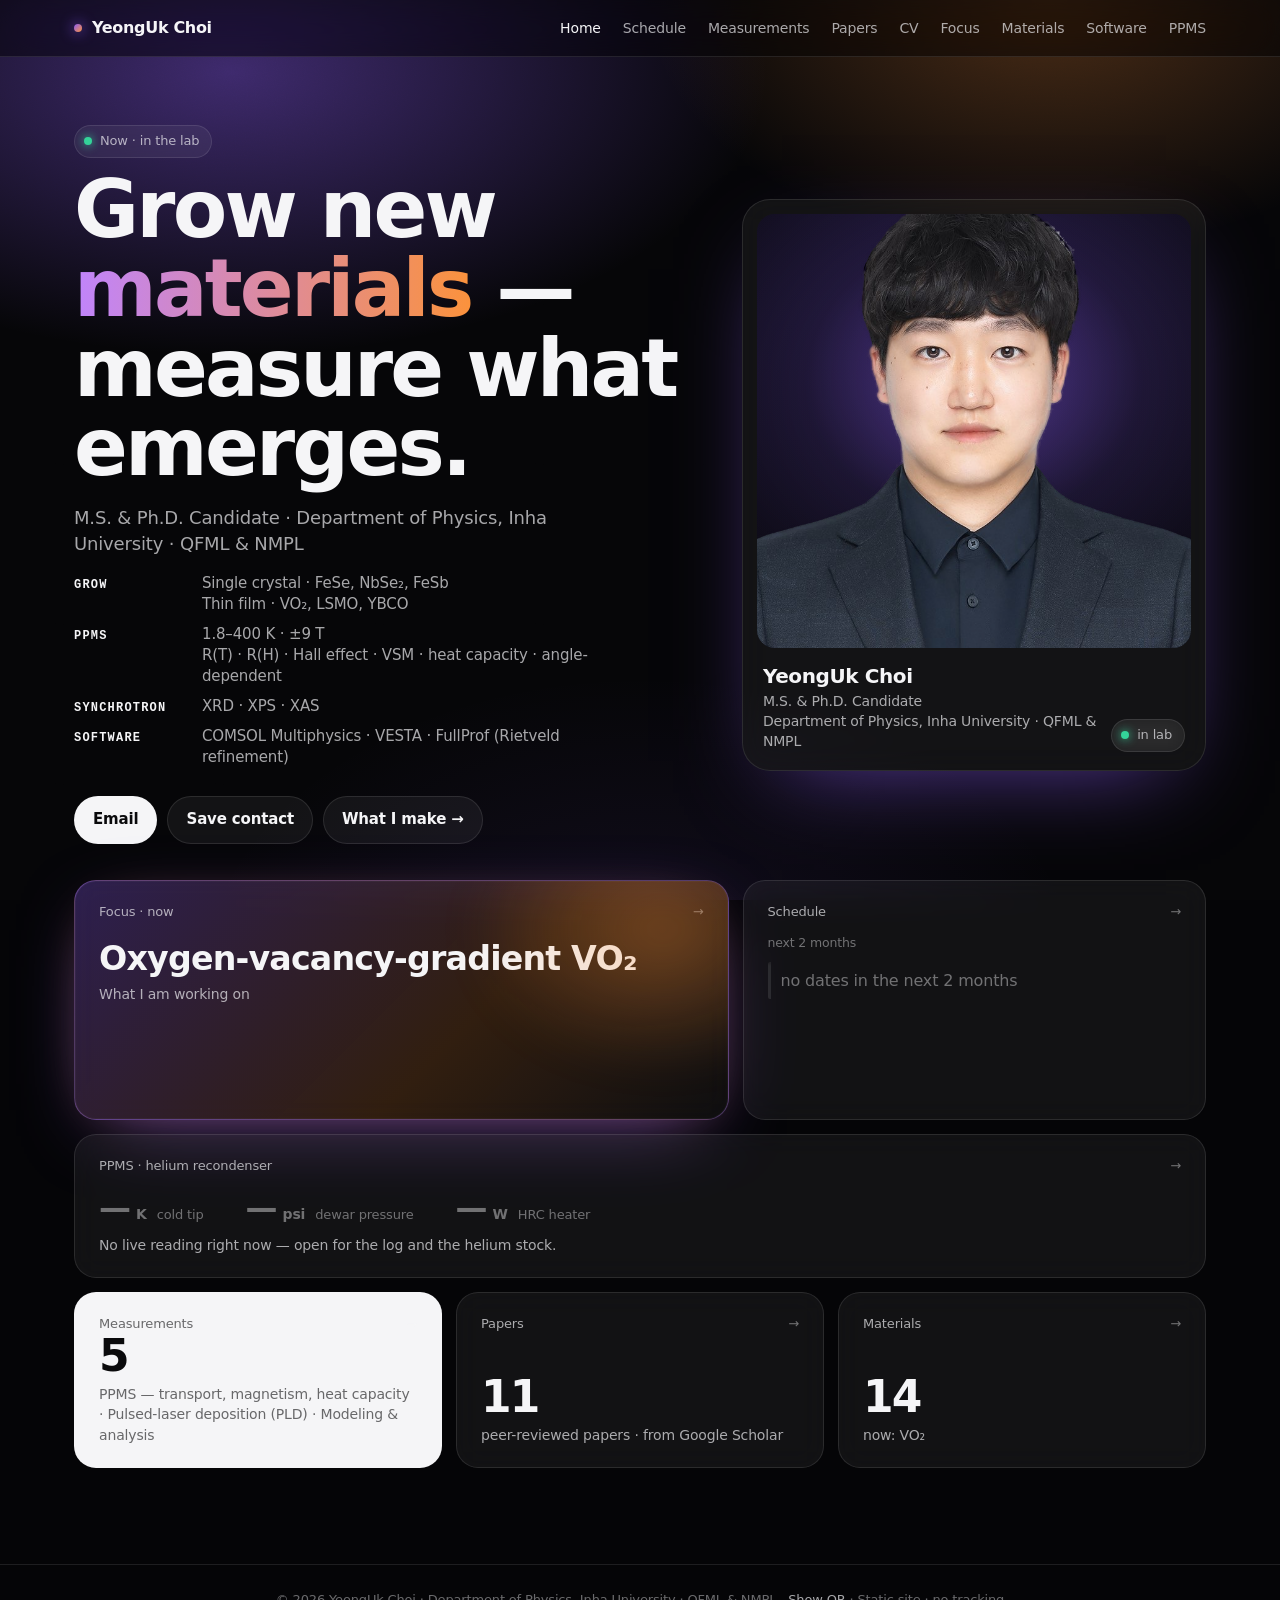
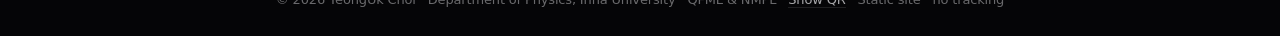
<file: index.html>
<!doctype html>
<html lang="en">
<head>
<meta charset="utf-8">
<meta name="viewport" content="width=device-width, initial-scale=1, viewport-fit=cover">
<title>YeongUk Choi — Measuring what matters</title>
<meta name="theme-color" content="#050507">
<meta name="description" content="M.S. & Ph.D. candidate in physics at Inha University (QFML & NMPL). Grows thin films and single crystals, measures them in the PPMS and at the synchrotron.">
<link rel="canonical" href="https://yeonguk-choi.github.io/">
<meta property="og:type" content="website">
<meta property="og:site_name" content="YeongUk Choi">
<meta property="og:title" content="YeongUk Choi — Measuring what matters">
<meta property="og:description" content="M.S. & Ph.D. candidate in physics at Inha University (QFML & NMPL). Grows thin films and single crystals, measures them in the PPMS and at the synchrotron.">
<meta property="og:url" content="https://yeonguk-choi.github.io/">
<meta property="og:image" content="https://yeonguk-choi.github.io/assets/img/og.jpg">
<meta property="og:image:width" content="1200">
<meta property="og:image:height" content="630">
<meta property="og:image:alt" content="YeongUk Choi — Department of Physics, Inha University">
<meta name="twitter:card" content="summary_large_image">
<link rel="stylesheet" href="assets/css/site.css">
<script src="data/profile.js"></script>
<script src="data/schedule.js"></script>
<script src="data/materials.js"></script>
<script src="data/measurements.js"></script>
<script src="data/focus.js"></script>
<script src="data/publications.js"></script>
<script src="data/ppms.js"></script>
<script src="assets/js/site.js"></script>
<script src="assets/js/ppms-live.js"></script>

</head>
<body data-page="home">
<div class="bg-glow"></div><div class="bg-noise"></div>
<nav class="nav"><div class="wrap">
  <a class="brand" href="index.html"><span class="dot"></span><span data-profile="name">UK</span></a>
  <div class="nav-links"><a href="index.html" data-page="home">Home</a><a href="schedule.html" data-page="schedule">Schedule</a><a href="measurements.html" data-page="measurements">Measurements</a><a href="publications.html" data-page="publications">Papers</a><a href="cv.html" data-page="cv">CV</a><a href="focus.html" data-page="focus">Focus</a><a href="materials.html" data-page="materials">Materials</a><a href="software.html" data-page="software">Software</a><a href="ppms.html" data-page="ppms">PPMS</a></div>
  <a class="nav-menu" href="index.html">Menu</a>
</div></nav>
<main><div class="wrap">

<section class="hero">
  <div>
    <div class="hero-top">
      <img data-profile="photo" src="assets/img/avatar-placeholder.svg" alt="">
      <span class="pill"><span class="dot"></span><span data-profile="now">Now</span></span>
    </div>
    <h1 class="display">Grow new <span class="grad">materials</span> — measure what emerges.</h1>
    <p class="lede"><span data-profile="title"></span> · <span data-profile-aff></span></p>
    <ul class="hero-points" data-profile-points></ul>
    <div class="actions">
      <a class="btn primary" data-mail href="#">Email</a>
      <a class="btn" href="contact.vcf" data-vcard>Save contact</a>
      <a class="btn" href="materials.html">What I make →</a>
    </div>
  </div>
  <aside class="photo-card">
    <img data-profile="photo" src="assets/img/avatar-placeholder.svg" alt="Portrait">
    <div class="meta">
      <div><div class="name" data-profile="name">UK</div><div class="aff"><span data-profile="title"></span><br><span data-profile-aff></span></div></div>
      <span class="pill"><span class="dot"></span>in lab</span>
    </div>
  </aside>
</section>

<section class="bento">
  <a class="tile focus" href="focus.html">
    <div class="t-label"><span>Focus · now</span><span class="arrow">→</span></div>
    <div class="t-num" id="focus-line"></div>
    <div class="t-sub">What I am working on</div>
  </a>
  <a class="tile sched" href="schedule.html">
    <div class="t-label"><span>Schedule</span><span class="arrow">→</span></div>
    <div class="t-sub t-window" id="n-sched-sub">next 2 months</div>
    <ul class="t-list" id="n-sched-list" aria-label="Schedule, next 2 months"></ul>
  </a>
  <a class="tile ppms" href="ppms.html" id="ppms-tile">
    <div class="t-label"><span>PPMS &middot; helium recondenser</span><span class="pt-state"></span><span class="arrow">&rarr;</span></div>
    <div class="ppms-strip">
      <div class="ps ps-temp"><b class="pt-temp">&mdash;</b><small>K</small><span>cold tip</span></div>
      <div class="ps ps-psi"><b class="pt-psi">&mdash;</b><small>psi</small><span>dewar pressure</span></div>
      <div class="ps ps-heat"><b class="pt-heat">&mdash;</b><small>W</small><span>HRC heater</span></div>
    </div>
    <div class="t-sub pt-sub">Reading the cryostat&hellip;</div>
  </a>
  <a class="tile meas white" href="measurements.html">
    <div class="t-label"><span>Measurements</span><span class="arrow">→</span></div>
    <div class="t-num" id="n-meas">—</div>
    <div class="t-sub" id="meas-sub"></div>
  </a>
  <a class="tile pubs" href="publications.html">
    <div class="t-label"><span>Papers</span><span class="arrow">→</span></div>
    <div class="t-num" id="n-pubs">—</div>
    <div class="t-sub" id="n-pubs-sub"></div>
  </a>
  <a class="tile mats" href="materials.html">
    <div class="t-label"><span>Materials</span><span class="arrow">→</span></div>
    <div class="t-num" id="n-mats">—</div>
    <div class="t-sub" id="mats-sub">on the periodic table</div>
  </a>
</section>

</div></main>
<footer><div class="wrap" style="display:flex;justify-content:space-between;flex-wrap:wrap;gap:12px">
  <span>© <span data-year></span> <span data-profile="name">UK</span> · <span data-profile-aff></span></span>
  <span class="subtle"><a class="qr-link" href="assets/img/qr-site.svg" data-qr>Show QR</a> · Static site · no tracking</span>
</div></footer>
</body>
</html>
</file>
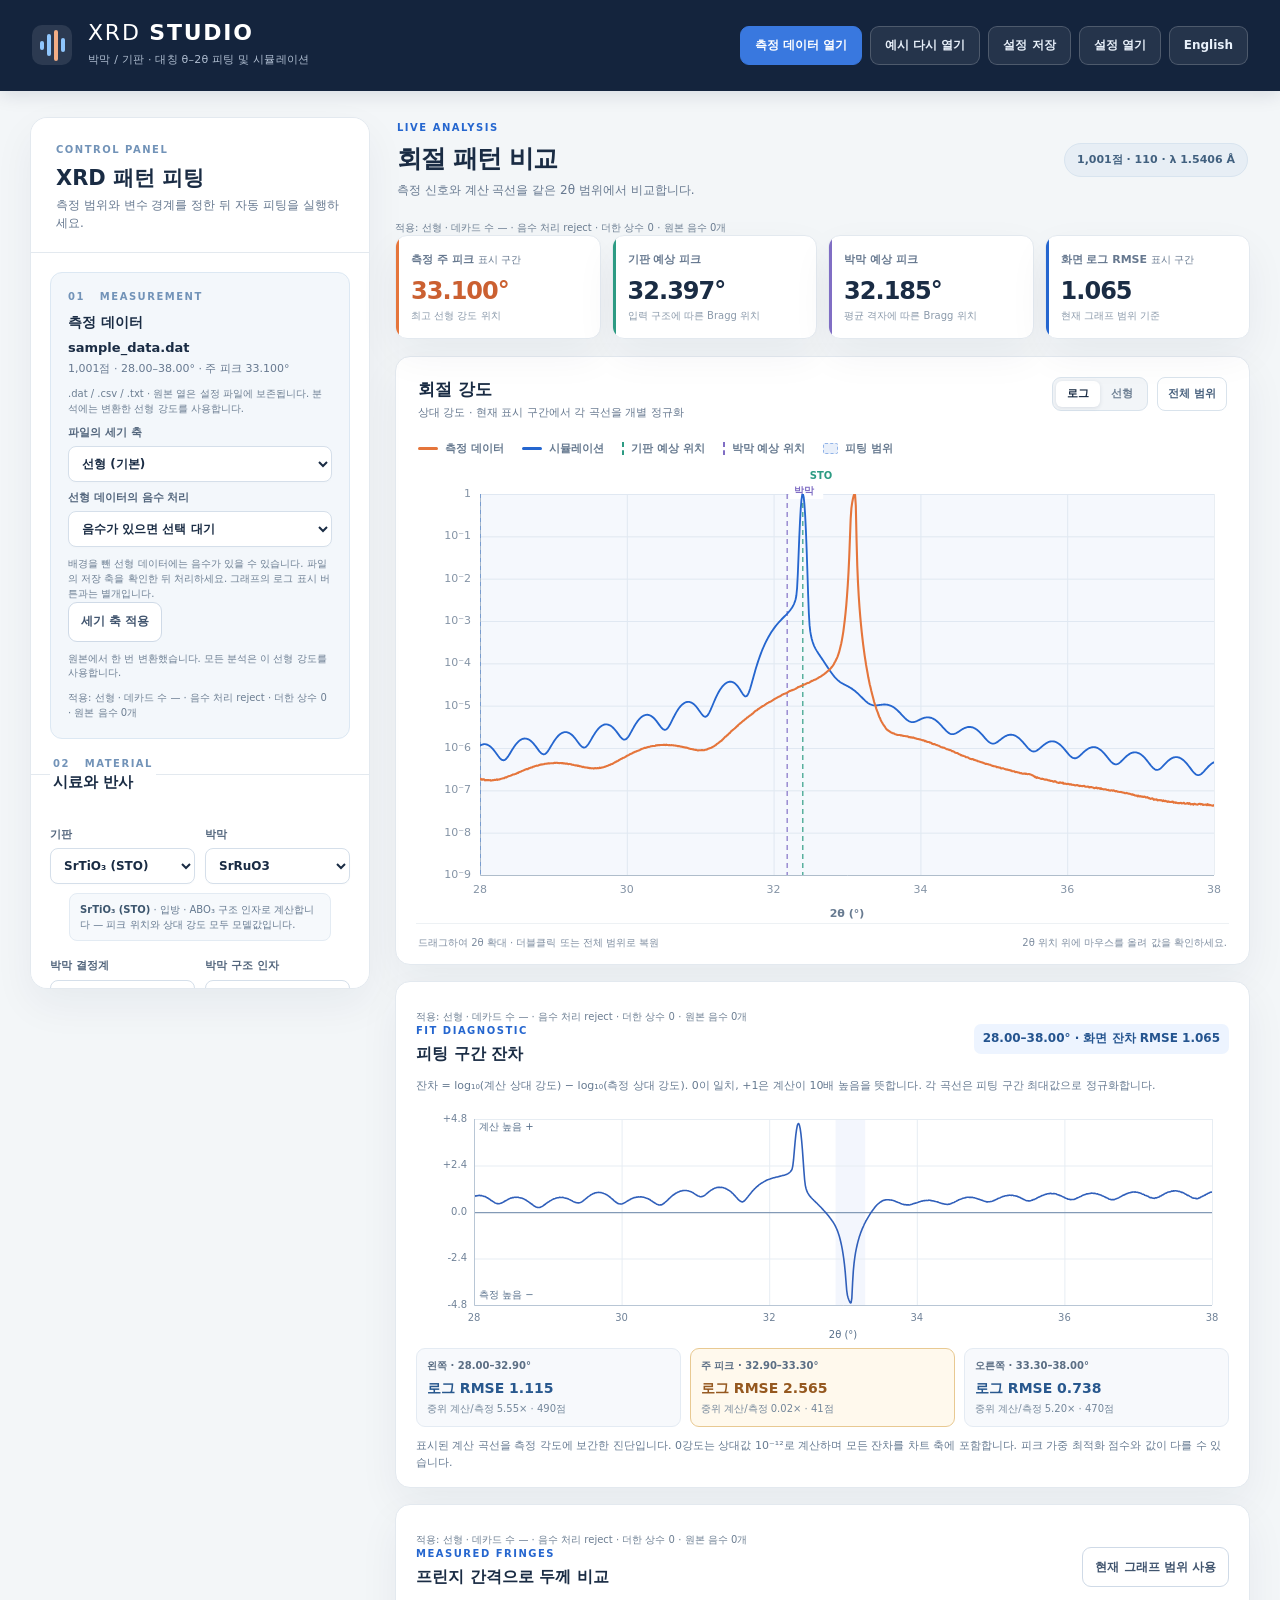
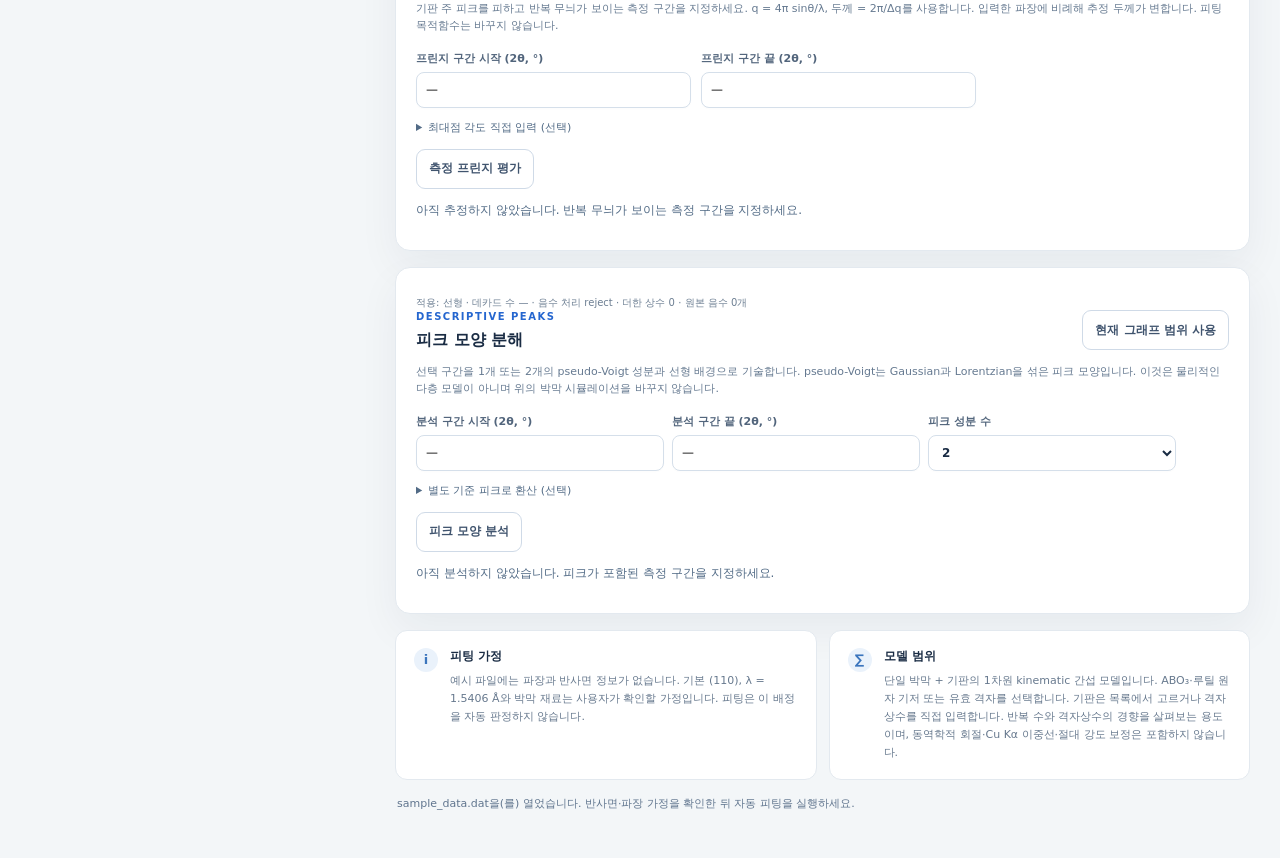
<file: assets/xrd/index.html>
<!doctype html>
<html lang="ko">
<head>
  <meta name="robots" content="noindex,nofollow">
  <meta charset="utf-8">
  <meta name="viewport" content="width=device-width, initial-scale=1">
  <meta name="theme-color" content="#14243d">
  <title>XRD Studio · 박막 회절 피팅</title>
  <link rel="icon" href="favicon.svg" type="image/svg+xml">
<link rel="stylesheet" href="styles.css">
  <script src="xrd_core.js" defer></script>
  <script src="xrd_fit.js" defer></script>
  <script src="xrd_fringes.js" defer></script>
  <script src="xrd_peaks.js" defer></script>
  <script src="xrd_intensity.js" defer></script>
  <script src="xrd_local.js" defer></script>
  <script src="app.js" defer></script>
</head>
<body>
  <a class="skip-link" href="#results">결과로 건너뛰기</a>
  <header class="masthead">
    <div class="masthead-inner">
      <div class="brand">
        <div class="brand-mark" aria-hidden="true"><span></span><span></span><span></span><span></span></div>
        <div>
          <div class="brand-title">XRD <strong>STUDIO</strong></div>
          <p>박막 / 기판 · 대칭 θ–2θ 피팅 및 시뮬레이션</p>
        </div>
      </div>
      <div class="head-actions" aria-label="파일 작업">
        <button class="head-button primary" id="openData" type="button">측정 데이터 열기</button>
        <button class="head-button" id="openSample" type="button">예시 다시 열기</button>
        <button class="head-button" id="saveProject" type="button">설정 저장</button>
        <button class="head-button" id="loadProject" type="button">설정 열기</button>
        <a class="head-button lang-switch" id="langSwitch" href="en/">English</a>
      </div>
    </div>
  </header>

  <main class="workspace">
    <aside class="control-panel" aria-label="XRD 피팅과 시뮬레이션 설정">
      <div class="panel-heading">
        <div class="eyebrow">CONTROL PANEL</div>
        <h1>XRD 패턴 피팅</h1>
        <p>측정 범위와 변수 경계를 정한 뒤 자동 피팅을 실행하세요.</p>
      </div>

      <section class="data-card" aria-labelledby="data-title">
        <div class="section-kicker">01 &nbsp; MEASUREMENT</div>
        <h2 id="data-title">측정 데이터</h2>
        <div class="file-name" id="dataName">예시 데이터를 불러오는 중…</div>
        <div class="file-meta" id="dataMeta">2θ(°), 강도 · 2열 파일</div>
        <p class="small-note">.dat / .csv / .txt · 원본 열은 설정 파일에 보존됩니다. 분석에는 변환한 선형 강도를 사용합니다.</p>
        <label class="field">파일의 세기 축<select id="intensity_scale"><option value="linear">선형 (기본)</option><option value="log10">log₁₀(I)</option><option value="log10_normalized">정규화된 log₁₀(I)</option></select></label>
        <label class="field" id="intensityDecadesField" hidden>로그 범위 (데카드 수)<input id="intensity_decades" type="number" min="1" max="20" step="any" value="8"></label>
        <p class="small-note" id="intensityDecadesNote" hidden>8은 출발값이며 추정값이 아닙니다. 내보낼 때 사용한 데카드 수를 입력하세요. 정규화에서 잃은 절대 세기는 복원되지 않습니다. 같은 극대 위치와 차수를 쓰면 데카드 수를 바꿔도 프린지 두께는 유지됩니다. 봉우리 폭·세기 비·물리 피팅 결과는 달라지고, 자동 극대 선택과 피크 분해 중심도 달라질 수 있습니다.</p>
        <label class="field" id="negativePolicyField">선형 데이터의 음수 처리<select id="negative_policy"><option value="reject">음수가 있으면 선택 대기</option><option value="clip">음수를 0으로 (clip)</option><option value="shift">최솟값을 0으로 이동 (shift)</option></select></label>
        <p class="small-note">배경을 뺀 선형 데이터에는 음수가 있을 수 있습니다. 파일의 저장 축을 확인한 뒤 처리하세요. 그래프의 로그 표시 버튼과는 별개입니다.</p>
        <p class="small-note" id="intensityHint" hidden>정규화된 log 축일 수 있습니다. 자동 변환하지 않습니다. 저장 축과 데카드 수를 확인하세요.</p>
        <button class="button outline" id="applyIntensity" type="button">세기 축 적용</button>
        <p class="small-note" id="intensityStatus" role="status" aria-live="polite">선형 강도가 기본입니다.</p>
        <p class="small-note intensity-provenance" id="intensitySummary">적용된 세기 변환 없음</p>
      </section>

      <form id="settingsForm" novalidate>
        <fieldset class="setting-group">
          <legend><span class="section-kicker">02 &nbsp; MATERIAL</span><span>시료와 반사</span></legend>
          <div class="field-grid two">
            <label class="field">기판
              <select id="substrate_material" name="substrate_material"></select>
            </label>
            <label class="field">박막
              <select id="film_material" name="film_material">
                <option>SrRuO3</option><option>SrTiO3</option><option>BaTiO3</option>
                <option>LaAlO3</option><option>LaMnO3</option><option>LaNiO3</option><option>SrVO3</option>
                <option value="VO2">VO₂ (rutile R)</option><option value="TiO2">TiO₂ (rutile)</option>
              </select>
            </label>
          </div>
          <p class="small-note" id="substrateNote"></p>
          <div class="field-grid two">
            <label class="field">박막 결정계<select id="film_system"><option value="cubic">입방</option><option value="tetragonal">정방</option></select></label>
            <label class="field">박막 구조 인자<select id="film_basis"><option value="perovskite">ABO₃</option><option value="rutile">루틸</option><option value="lattice">유효 격자</option></select></label>
          </div>
          <p class="small-note" id="filmNote"></p>
          <div class="field-grid two">
            <label class="field">반사 (hkl)
              <input id="hkl" name="hkl" type="text" inputmode="text" autocomplete="off" spellcheck="false" value="110" required>
              <span class="hkl-quick" id="hklQuick"></span>
            </label>
            <label class="field">박막 평균 격자상수 <span>a (Å)</span><input id="film_lattice_a" name="film_lattice_a" type="number" step="any" value="3.93" required></label>
          </div>
          <label class="field" id="filmCField" hidden>박막 평균 격자상수 <span>c (Å) · 0 = a</span><input id="film_lattice_c" name="film_lattice_c" type="number" step="any" min="0" value="0" required></label>
          <div class="field-grid two">
            <label class="field">Thickness <span>(nm)</span><input id="film_thickness_nm" name="film_thickness_nm" type="number" step="any" min="0" value="16.67358" required><span class="thickness-conversion" id="filmThicknessQuantization">모델 반복 단위 N = 60</span></label>
            <label class="field"><span id="filmGradientName">박막 수직 격자 구배 Δa</span> <span>(Å)</span><input id="film_lattice_gradient_a" name="film_lattice_gradient_a" type="number" step="any" min="-0.2" max="0.2" value="0" required></label>
            <label class="field">기판 격자상수 <span>a (Å)</span><input id="substrate_lattice_a" name="substrate_lattice_a" type="number" step="any" value="3.905" required></label>
            <label class="field" id="substrateCField" hidden>기판 c축 <span>c (Å)</span><input id="substrate_lattice_c" name="substrate_lattice_c" type="number" step="any" min="0" value="0"></label>
            <label class="field">기판 유효 간섭 반복 수<input id="substrate_planes" name="substrate_planes" type="number" step="1" min="0" max="30000" value="10000" required></label>
          </div>
          <p class="small-note" id="filmGradientNote">Δa = 표면 a − 계면 a입니다. 반사면 법선 간격의 선형 변화를 가정합니다. Thickness는 평균 격자와 hkl로 환산합니다.</p>
          <div class="field-grid two">
            <label class="field">박막 경계 테이퍼 폭 w <span>(반복 단위)</span><input id="film_interface_width" name="film_interface_width" type="number" step="any" min="0" max="1000" value="0" required></label>
            <label class="field">박막 두께 분포 σN <span>(반복 단위)</span><input id="film_thickness_sigma" name="film_thickness_sigma" type="number" step="any" min="0" max="20" value="0" required></label>
          </div>
          <label class="field">박막 상대 강도 배율<input id="film_intensity_scale" name="film_intensity_scale" type="number" step="any" min="0" max="100" value="1" required></label>
          <p class="small-note">박막 산란 진폭에 √배율을 곱한 뒤 기판 진폭과 합칩니다. 1은 기준값, 0은 박막 산란 없음입니다. 경험적 상대 강도 조절이며 흡수·체적 분율·거칠기를 개별적으로 측정하거나 구별하지 않습니다.</p>
          <p class="small-note">w는 박막 양 끝의 산란 진폭을 완만하게 줄이는 경험적 테이퍼 폭입니다. σN은 서로 비간섭인 면내 영역들의 정수 두께 분포이며 강도를 평균합니다. 둘 다 0이면 기존 모델입니다. 두 값은 거칠기를 직접 측정한 값이 아니며, 먼저 하나씩 켜서 비교하세요. σN을 켜면 계산 시간이 늘어납니다.</p>
        </fieldset>

        <fieldset class="setting-group">
          <legend><span class="section-kicker">03 &nbsp; SCAN</span><span>측정과 분해능</span></legend>
          <label class="field">X선 파장 λ (Å)<input id="wavelength" name="wavelength" type="number" step="any" value="1.5406" required></label>
          <div class="field-grid three">
            <label class="field">2θ 시작 (°)<input id="xmin" name="xmin" type="number" step="any" value="28" required></label>
            <label class="field">2θ 끝 (°)<input id="xmax" name="xmax" type="number" step="any" value="38" required></label>
            <label class="field">간격 (°)<input id="step" name="step" type="number" step="any" value="0.01" required></label>
          </div>
          <div class="field-grid two">
            <label class="field">2θ 영점 보정 (°)<input id="angle_offset_deg" name="angle_offset_deg" type="number" step="any" value="0" required></label>
            <label class="field">기구 폭 FWHM (°)<input id="fwhm_deg" name="fwhm_deg" type="number" step="any" value="0.05" required></label>
          </div>
          <div class="field-grid two">
            <label class="field">넓은 분해능 성분 비율 f<input id="resolution_halo_fraction" name="resolution_halo_fraction" type="number" step="any" min="0" max="0.2" value="0" required></label>
            <label class="field">넓은 분해능 성분 폭 배수 m<input id="resolution_halo_width" name="resolution_halo_width" type="number" step="any" min="1" max="20" value="3" required></label>
          </div>
          <p class="small-note">각각 면적이 1인 두 Gaussian을 (1 − f)·G(σ) + f·G(mσ)로 섞습니다. f는 넓은 성분의 적분 비율입니다(0.005 = 0.5%). 넓은 성분의 FWHM은 위 FWHM의 m배입니다. f = 0이면 m은 효과가 없고, FWHM = 0이면 두 항목 모두 효과가 없습니다.</p>
          <p class="small-note">이것은 분해능 모양을 기술하는 모델이며, 측정된 기구 함수가 아닙니다. 기판 회절이나 모자이크 등 다른 원인도 비슷한 모양을 만들 수 있어, 피팅 개선만으로 기구가 원인이라고 결론 내릴 수 없습니다.</p>
          <label class="field">상대 배경<input id="background" name="background" type="number" step="any" value="1e-8" required></label>
          <label class="field">로그 배경 기울기 <span>(log₁₀/°)</span><input id="background_slope" name="background_slope" type="number" step="any" min="-1" max="1" value="0" required></label>
          <p class="small-note">기울기 0은 상수 배경입니다. 기울기가 있으면 상대 배경은 정규화 전 2θ = 33°의 값이며, b(2θ) = b(33°) × 10^[기울기 × (2θ − 33°)]로 변합니다. 합산한 곡선은 다시 정규화합니다. 상대 배경이 0이면 기울기는 효과가 없습니다.</p>
          <label class="field">편광·조사 길이 가정
            <select id="lp_mode" name="lp_mode">
              <option value="none" selected>적용 안 함 (기본)</option>
              <option value="synchrotron_vertical">편광만 · 수직 산란면 (P = 1)</option>
              <option value="synchrotron_horizontal">편광만 · 수평 산란면 (P = cos²2θ)</option>
              <option value="lab_unpolarized">편광만 · 비편광 선원 (P = (1 + cos²2θ)/2)</option>
              <option value="synchrotron_vertical_footprint">편광 + 조사 길이 · 수직 산란면</option>
              <option value="synchrotron_horizontal_footprint">편광 + 조사 길이 · 수평 산란면</option>
              <option value="lab_unpolarized_footprint">편광 + 조사 길이 · 비편광 선원</option>
            </select>
          </label>
          <p class="small-note">수직·수평은 산란면 방향이며, 입사광은 완전히 수평 편광되었다고 가정합니다. 조사 길이 옵션은 추가로 1/sinθ를 곱하며, 고정된 입사 빔이 시료 안에 전부 들어오는 경우만 가정합니다. 실제 기하·편광·빔 크기를 확인하세요. 이미 보정한 데이터에는 중복 적용하지 마세요.</p>
        </fieldset>

        <fieldset class="setting-group fitting-group">
          <legend><span class="section-kicker">04 &nbsp; FIT</span><span>자동 피팅</span></legend>
          <p class="fit-intro">선택한 2θ 구간에서 로그 강도와 주 피크 폭·형상을 함께 맞춥니다.</p>
          <div class="fit-range-heading"><strong>피팅 범위 (2θ)</strong><button id="useVisibleRange" type="button">현재 그래프 범위 사용</button></div>
          <div class="field-grid two fit-roi">
            <label class="field">시작 (°)<input id="fit_min" type="number" step="any" value="28" inputmode="decimal"></label>
            <label class="field">끝 (°)<input id="fit_max" type="number" step="any" value="38" inputmode="decimal"></label>
          </div>
          <div class="fit-variable-head"><strong>찾을 변수</strong><span>하한 · 상한</span></div>
          <div class="fit-variable-list">
            <div class="fit-variable" data-fit-key="film_lattice_a">
              <label class="fit-toggle"><input id="fit_enable_film_lattice_a" type="checkbox" checked><span>박막 평균 격자상수 a <small>Å</small></span></label>
              <div class="fit-bounds"><input id="fit_low_film_lattice_a" type="number" step="any" value="3.7" aria-label="박막 격자상수 하한"><span>–</span><input id="fit_high_film_lattice_a" type="number" step="any" value="4.15" aria-label="박막 격자상수 상한"></div>
            </div>
            <div class="fit-variable" data-fit-key="film_lattice_c" hidden>
              <label class="fit-toggle"><input id="fit_enable_film_lattice_c" type="checkbox"><span>박막 평균 격자상수 c <small>Å</small></span></label>
              <div class="fit-bounds"><input id="fit_low_film_lattice_c" type="number" step="any" value="2.5" aria-label="박막 c축 하한"><span>–</span><input id="fit_high_film_lattice_c" type="number" step="any" value="3.2" aria-label="박막 c축 상한"></div>
            </div>
            <div class="fit-variable" data-fit-key="film_lattice_gradient_a">
              <label class="fit-toggle"><input id="fit_enable_film_lattice_gradient_a" type="checkbox"><span><span id="fitGradientName">박막 수직 격자 구배 Δa</span> <small>Å</small></span></label>
              <div class="fit-bounds"><input id="fit_low_film_lattice_gradient_a" type="number" step="any" min="-0.2" max="0.2" value="-0.10" aria-label="박막 수직 격자 구배 하한"><span>–</span><input id="fit_high_film_lattice_gradient_a" type="number" step="any" min="-0.2" max="0.2" value="0.10" aria-label="박막 수직 격자 구배 상한"></div>
            </div>
            <div class="fit-variable" data-fit-key="film_planes">
              <label class="fit-toggle"><input id="fit_enable_film_planes" type="checkbox" checked><span>Thickness <small>nm</small></span></label>
              <div class="fit-bounds"><input id="fit_low_film_planes" type="number" step="any" min="0" value="1.3" aria-label="Thickness 하한 (nm)"><span>–</span><input id="fit_high_film_planes" type="number" step="any" min="0" value="140" aria-label="Thickness 상한 (nm)"></div>
              <div class="fit-conversion-note" id="fitThicknessBoundNote">현재 격자·hkl 기준 반복 단위 N 범위로 환산됩니다.</div>
            </div>
            <div class="fit-variable" data-fit-key="angle_offset_deg">
              <label class="fit-toggle"><input id="fit_enable_angle_offset_deg" type="checkbox" checked><span>2θ 영점 보정 <small>°</small></span></label>
              <div class="fit-bounds"><input id="fit_low_angle_offset_deg" type="number" step="any" value="-1" aria-label="2θ 영점 보정 하한"><span>–</span><input id="fit_high_angle_offset_deg" type="number" step="any" value="1" aria-label="2θ 영점 보정 상한"></div>
            </div>
            <div class="fit-variable" data-fit-key="film_thickness_sigma">
              <label class="fit-toggle"><input id="fit_enable_film_thickness_sigma" type="checkbox"><span>박막 두께 분포 σN <small>반복 단위</small></span></label>
              <div class="fit-bounds"><input id="fit_low_film_thickness_sigma" type="number" step="any" min="0" max="20" value="0" aria-label="박막 두께 분포 하한"><span>–</span><input id="fit_high_film_thickness_sigma" type="number" step="any" min="0" max="20" value="3" aria-label="박막 두께 분포 상한"></div>
            </div>
            <div class="fit-variable" data-fit-key="film_intensity_scale">
              <label class="fit-toggle"><input id="fit_enable_film_intensity_scale" type="checkbox"><span>박막 상대 강도 배율</span></label>
              <div class="fit-bounds"><input id="fit_low_film_intensity_scale" type="number" step="any" min="0" max="100" value="0" aria-label="박막 강도 배율 하한"><span>–</span><input id="fit_high_film_intensity_scale" type="number" step="any" min="0" max="100" value="10" aria-label="박막 강도 배율 상한"></div>
            </div>
            <div class="fit-variable" data-fit-key="fwhm_deg">
              <label class="fit-toggle"><input id="fit_enable_fwhm_deg" type="checkbox"><span>기구 Gaussian FWHM <small>°</small></span></label>
              <div class="fit-bounds"><input id="fit_low_fwhm_deg" type="number" step="any" value="0.005" aria-label="기구 폭 하한"><span>–</span><input id="fit_high_fwhm_deg" type="number" step="any" value="0.3" aria-label="기구 폭 상한"></div>
            </div>
            <div class="fit-variable" data-fit-key="resolution_halo_fraction">
              <label class="fit-toggle"><input id="fit_enable_resolution_halo_fraction" type="checkbox"><span>넓은 분해능 성분 비율 f</span></label>
              <div class="fit-bounds"><input id="fit_low_resolution_halo_fraction" type="number" step="any" min="0" max="0.2" value="0" aria-label="넓은 분해능 성분 비율 하한"><span>–</span><input id="fit_high_resolution_halo_fraction" type="number" step="any" min="0" max="0.2" value="0.02" aria-label="넓은 분해능 성분 비율 상한"></div>
            </div>
            <div class="fit-variable" data-fit-key="resolution_halo_width">
              <label class="fit-toggle"><input id="fit_enable_resolution_halo_width" type="checkbox"><span>넓은 분해능 성분 폭 배수 m</span></label>
              <div class="fit-bounds"><input id="fit_low_resolution_halo_width" type="number" step="any" min="1" max="20" value="1" aria-label="넓은 분해능 성분 폭 배수 하한"><span>–</span><input id="fit_high_resolution_halo_width" type="number" step="any" min="1" max="20" value="8" aria-label="넓은 분해능 성분 폭 배수 상한"></div>
            </div>
            <div class="fit-variable" data-fit-key="substrate_planes">
              <label class="fit-toggle"><input id="fit_enable_substrate_planes" type="checkbox"><span>기판 유효 간섭 반복 수 <small>정수</small></span></label>
              <div class="fit-bounds"><input id="fit_low_substrate_planes" type="number" step="1" min="1" max="30000" value="1000" aria-label="기판 간섭 반복 수 하한"><span>–</span><input id="fit_high_substrate_planes" type="number" step="1" min="1" max="30000" value="20000" aria-label="기판 간섭 반복 수 상한"></div>
            </div>
            <div class="fit-variable" data-fit-key="background">
              <label class="fit-toggle"><input id="fit_enable_background" type="checkbox"><span>상대 배경</span></label>
              <div class="fit-bounds"><input id="fit_low_background" type="number" step="any" value="0" aria-label="상대 배경 하한"><span>–</span><input id="fit_high_background" type="number" step="any" value="0.01" aria-label="상대 배경 상한"></div>
            </div>
            <div class="fit-variable" data-fit-key="background_slope">
              <label class="fit-toggle"><input id="fit_enable_background_slope" type="checkbox"><span>로그 배경 기울기 <small>log₁₀/°</small></span></label>
              <div class="fit-bounds"><input id="fit_low_background_slope" type="number" step="any" min="-1" max="1" value="-0.1" aria-label="로그 배경 기울기 하한"><span>–</span><input id="fit_high_background_slope" type="number" step="any" min="-1" max="1" value="0.1" aria-label="로그 배경 기울기 상한"></div>
            </div>
          </div>
          <details class="advanced-fit" id="advancedFitVariables">
            <summary>고급 피팅 변수 · 경계 테이퍼</summary>
            <div class="fit-variable" data-fit-key="film_interface_width">
              <label class="fit-toggle"><input id="fit_enable_film_interface_width" type="checkbox"><span>박막 경계 테이퍼 폭 w <small>반복 단위</small></span></label>
              <div class="fit-bounds"><input id="fit_low_film_interface_width" type="number" step="any" min="0" max="1000" value="0" aria-label="박막 경계 테이퍼 폭 하한"><span>–</span><input id="fit_high_film_interface_width" type="number" step="any" min="0" max="1000" value="4" aria-label="박막 경계 테이퍼 폭 상한"></div>
            </div>
            <p class="fit-hint">기준 SRO/STO 002 스캔에서는 테이퍼 폭이 0으로 수렴했습니다. 켜기 전에 근거를 확인하세요.</p>
          </details>
          <p class="fit-hint">경계 테이퍼 w와 두께 분포 σN은 서로 비슷한 변화를 만들 수 있습니다. 각각 따로 피팅해 구간별 잔차를 비교한 다음 함께 쓸지 판단하세요. 점수 개선만으로 원인을 확정할 수 없습니다.</p>
          <p class="fit-hint">선택한 변수의 현재값이 경계 밖이면 가장 가까운 경계에서 피팅을 시작합니다. Thickness는 전체 격자·hkl로 정수 반복 단위 N에 환산됩니다. 격자 구배는 기본적으로 고정되며 피팅을 켜도 독립적으로 측정된 strain을 뜻하지 않습니다. 기판 반복 수는 최대 30,000까지 입력할 수 있지만 넓은 계산 스캔에서는 적분 한계에 닿을 수 있습니다. 기구 FWHM은 측정 피크의 전체 반치폭과 다릅니다. 반사면, 파장, 재료 배정은 사용자가 정하는 가정입니다.</p>
          <label class="field fit-budget">탐색 예산
            <select id="fit_evaluations"><option value="400" selected>기본 · 최대 400회 평가</option><option value="800">정밀 · 최대 800회 평가</option><option value="1200">확대 · 최대 1,200회 평가</option><option value="3000">장시간 · 최대 3,000회 평가</option><option value="6000">장시간 · 최대 6,000회 평가</option></select>
          </label>
          <button class="button fit-action" id="runFit" type="button"><span class="fit-spinner" aria-hidden="true"></span> 측정 데이터 자동 피팅</button>
          <button class="button outline fit-cancel" id="cancelFit" type="button" hidden>피팅 중단</button>
          <div class="fit-progress" id="fitProgress" role="status" aria-live="polite">피팅 대기 중 · 최대 400회 모델 평가</div>
        </fieldset>

        <div class="panel-actions">
          <button class="button action" id="runSimulation" type="submit"><span class="button-icon" aria-hidden="true">↻</span> 시뮬레이션 업데이트</button>
          <button class="button subtle" id="alignPeak" type="button">측정 주 피크를 기판으로 가정해 정렬</button>
          <button class="button outline" id="exportCsv" type="button">곡선 CSV 내보내기 <span aria-hidden="true">↗</span></button>
        </div>
      </form>
    </aside>

    <section id="results" class="results" aria-labelledby="results-title">
      <div class="results-head">
        <div>
          <div class="eyebrow blue">LIVE ANALYSIS</div>
          <h2 id="results-title">회절 패턴 비교</h2>
          <p>측정 신호와 계산 곡선을 같은 2θ 범위에서 비교합니다.</p>
        </div>
        <div class="scan-badge" id="scanBadge">계산 준비 중</div>
      </div>

      <p class="small-note intensity-provenance">적용된 세기 변환 없음</p>
      <div class="metrics" aria-label="주요 결과">
        <div class="metric-card observed"><div class="metric-label">측정 주 피크 <span>표시 구간</span></div><div class="metric-value" id="observedPeak">—</div><div class="metric-hint">최고 선형 강도 위치</div></div>
        <div class="metric-card substrate"><div class="metric-label">기판 예상 피크</div><div class="metric-value" id="substratePeak">—</div><div class="metric-hint">입력 구조에 따른 Bragg 위치</div></div>
        <div class="metric-card film"><div class="metric-label">박막 예상 피크</div><div class="metric-value" id="filmPeak">—</div><div class="metric-hint">평균 격자에 따른 Bragg 위치</div></div>
        <div class="metric-card error"><div class="metric-label">화면 로그 RMSE <span>표시 구간</span></div><div class="metric-value" id="logRmse">—</div><div class="metric-hint">현재 그래프 범위 기준</div></div>
      </div>

      <section class="fit-result" id="fitResult" aria-labelledby="fit-result-title" hidden>
        <p class="small-note intensity-provenance">적용된 세기 변환 없음</p>
        <div class="fit-result-top"><div><div class="eyebrow blue">BEST FIT</div><h3 id="fit-result-title">자동 피팅 결과</h3></div><span id="fitResultRange">—</span></div>
        <p class="fit-stale" id="fitStale" hidden>설정이 변경되었습니다. 아래 값은 이전 피팅 결과입니다. 변경한 설정으로 피팅을 다시 실행하세요.</p>
        <div class="fit-result-grid">
          <div><span id="fitThicknessLabel">Thickness (피팅값)</span><strong id="fitThickness">—</strong></div>
          <div><span id="fitLatticeLabel">박막 평균 a</span><strong id="fitLattice">—</strong></div>
          <div id="fitOtherLatticeField" hidden><span id="fitOtherLatticeLabel">박막 c</span><strong id="fitOtherLattice">—</strong></div>
          <div><span id="fitGradientLabel">박막 수직 격자 구배 Δa</span><strong id="fitGradient">—</strong><small id="fitGradientEndpoints">—</small></div>
          <div><span id="fitPlanesLabel">반복 단위 N (피팅)</span><strong id="fitPlanes">—</strong></div>
          <div><span>기구 Gaussian FWHM</span><strong id="fitFwhm">—</strong></div>
          <div><span>넓은 분해능 성분 비율 f</span><strong id="fitHaloFraction">—</strong></div>
          <div><span>넓은 분해능 성분 폭 배수 m</span><strong id="fitHaloWidth">—</strong></div>
          <div><span>박막 경계 테이퍼 폭 w</span><strong id="fitInterfaceWidth">—</strong></div>
          <div><span>박막 두께 분포 σN</span><strong id="fitThicknessSigma">—</strong></div>
          <div><span>박막 상대 강도 배율</span><strong id="fitFilmScale">—</strong></div>
          <div><span>로그 배경 기울기</span><strong id="fitBackgroundSlope">—</strong></div>
          <div><span>편광·조사 길이 가정</span><strong id="fitLpMode">—</strong></div>
          <div><span>피크 반치폭 · 측정 → 계산</span><strong id="fitPeakFwhm">—</strong></div>
          <div><span>로그 RMSE</span><strong id="fitError">—</strong></div>
        </div>
        <p id="fitResultDetails">—</p>
        <p id="fitMerit" class="fit-merit" hidden></p>
        <div class="fit-warning" id="fitWarning" hidden></div>
        <p class="fit-result-note">Thickness는 평균 격자와 선택한 hkl의 단일 박막/기판 모델값입니다. 격자 구배는 계면→표면 유효 격자 간격의 선형 변화이며 독립적으로 측정된 strain이 아닙니다. 피크 반치폭은 박막·기판 간섭까지 포함한 측정/계산 패턴의 폭이며 기구 Gaussian FWHM과 다릅니다. 반사면·파장·재료 배정이 달라지면 결과도 달라집니다. 최적화가 전역 최적값을 보장하지 않으므로 초기값·경계·탐색 예산을 바꿔 재실행해 확인하세요.</p>
      </section>

      <section class="chart-card" aria-labelledby="chart-title">
        <div class="chart-heading">
          <div>
            <h3 id="chart-title">회절 강도</h3>
            <p>상대 강도 · 현재 표시 구간에서 각 곡선을 개별 정규화</p>
          </div>
          <div class="chart-controls">
            <div class="segmented" role="group" aria-label="강도 축">
              <button id="logScale" type="button" aria-pressed="true">로그</button>
              <button id="linearScale" type="button" aria-pressed="false">선형</button>
            </div>
            <button class="reset-button" id="resetZoom" type="button">전체 범위</button>
          </div>
        </div>
        <p class="curve-stale" id="curveStale" hidden>모델 입력값이 아직 적용되지 않았습니다. 현재 그래프와 잔차는 마지막 계산 곡선을 보여줍니다.</p>
        <div class="legend" aria-label="그래프 범례">
          <span><i class="legend-line measured"></i>측정 데이터</span>
          <span><i class="legend-line simulated"></i>시뮬레이션</span>
          <span><i class="legend-marker substrate"></i>기판 예상 위치</span>
          <span><i class="legend-marker film"></i>박막 예상 위치</span>
          <span><i class="legend-region"></i>피팅 범위</span>
        </div>
        <div class="plot-wrap" id="plotWrap">
          <canvas id="chartCanvas" role="img" aria-label="측정 데이터와 시뮬레이션 강도의 2θ 그래프"></canvas>
          <canvas id="interactionCanvas" aria-hidden="true"></canvas>
          <div class="plot-tooltip" id="plotTooltip" hidden></div>
        </div>
        <div class="chart-footer"><span>드래그하여 2θ 확대 · 더블클릭 또는 전체 범위로 복원</span><span id="hoverReadout" aria-live="off">2θ 위치 위에 마우스를 올려 값을 확인하세요.</span></div>
      </section>

      <section class="residual-card" id="residualCard" aria-labelledby="residual-title" hidden>
        <p class="small-note intensity-provenance">적용된 세기 변환 없음</p>
        <div class="residual-heading"><div><div class="eyebrow blue">FIT DIAGNOSTIC</div><h3 id="residual-title">피팅 구간 잔차</h3></div><strong id="residualOverall">—</strong></div>
        <p class="residual-explanation">잔차 = log₁₀(계산 상대 강도) − log₁₀(측정 상대 강도). 0이 일치, +1은 계산이 10배 높음을 뜻합니다. 각 곡선은 피팅 구간 최대값으로 정규화합니다.</p>
        <div class="residual-plot-wrap" id="residualPlotWrap"><canvas id="residualCanvas" role="img" aria-label="피팅 범위의 각도별 계산 대 측정 로그 강도 잔차"></canvas></div>
        <div class="residual-regions" id="residualRegions" aria-label="왼쪽, 주 피크, 오른쪽 구간별 잔차"></div>
        <p class="residual-note" id="residualNote">표시된 전체 계산 곡선을 측정 각도에 보간한 진단입니다. 피팅 최적화 점수와 값이 다를 수 있습니다.</p>
      </section>

      <section class="fringe-card" id="fringeCard" aria-labelledby="fringe-title">
        <p class="small-note intensity-provenance">적용된 세기 변환 없음</p>
        <div class="residual-heading"><div><div class="eyebrow blue">MEASURED FRINGES</div><h3 id="fringe-title">프린지 간격으로 두께 비교</h3></div><button class="button outline" id="fringeUseVisible" type="button">현재 그래프 범위 사용</button></div>
        <p class="residual-explanation">기판 주 피크를 피하고 반복 무늬가 보이는 측정 구간을 지정하세요. q = 4π sinθ/λ, 두께 = 2π/Δq를 사용합니다. 입력한 파장에 비례해 추정 두께가 변합니다. 피팅 목적함수는 바꾸지 않습니다.</p>
        <div class="field-grid two fringe-roi">
          <label class="field">프린지 구간 시작 (2θ, °)<input id="fringe_min" type="number" step="any" placeholder="—"></label>
          <label class="field">프린지 구간 끝 (2θ, °)<input id="fringe_max" type="number" step="any" placeholder="—"></label>
        </div>
        <details class="fringe-manual"><summary>최대점 각도 직접 입력 (선택)</summary><label class="field">최대점 2θ (°)<textarea id="fringe_manual_peaks" rows="2" placeholder="40.20, 40.48, 40.76, 41.04"></textarea></label><label class="field">각 최대점의 정수 차수 (선택)<input id="fringe_manual_orders" type="text" placeholder="-3, -2, 2, 3"></label><p class="small-note">각도 빈칸은 자동 검출이며 연속 차수를 가정합니다. 수동 최대점은 4개 이상을 작은 순서로 쓰세요. 차수는 각 최대점에 하나씩 대응하며, 중앙 차수를 건너뛸 수 있습니다. 차수 빈칸은 0, 1, 2, …로 처리합니다. 잘못된 차수나 다른 피크를 섞으면 두께가 틀릴 수 있습니다.</p></details>
        <button class="button outline" id="estimateFringes" type="button">측정 프린지 평가</button>
        <p class="fringe-status" id="fringeStatus" role="status" aria-live="polite">아직 추정하지 않았습니다. 반복 무늬가 보이는 측정 구간을 지정하세요.</p>
        <div id="fringeResult" hidden>
          <div class="fringe-values"><div><span>프린지 두께</span><strong id="fringeThickness">—</strong></div><div><span>각도 잔차 RMS</span><strong id="fringeAngleResidual">—</strong></div><div><span id="fringeModelLabel">현재 모델 두께 (환산값)</span><strong id="fringeModelThickness">—</strong></div><div><span>상대 차이</span><strong id="fringeDifference">—</strong></div></div>
          <p class="residual-note" id="fringeQuality"></p><details><summary>사용한 최대점과 차수</summary><div class="fringe-peaks peak-table-wrap" id="fringePeaks"></div></details>
          <p class="residual-note">상대 차이는 |모델 두께 − 프린지 두께| / 프린지 두께입니다. 각도 잔차 RMS와 차수당 q 간격 산포는 두께의 신뢰 구간이 아니며 1% 정확도를 보장하지 않습니다. 입력 파장과 영점 보정, 차수 배정을 함께 확인하세요.</p>
          <p class="fringe-warning" id="fringeWarning" hidden></p>
        </div>
      </section>

      <section class="fringe-card peak-card" id="peakCard" aria-labelledby="peak-title">
        <p class="small-note intensity-provenance">적용된 세기 변환 없음</p>
        <div class="residual-heading"><div><div class="eyebrow blue">DESCRIPTIVE PEAKS</div><h3 id="peak-title">피크 모양 분해</h3></div><button class="button outline" id="peakUseVisible" type="button">현재 그래프 범위 사용</button></div>
        <p class="residual-explanation">선택 구간을 1개 또는 2개의 pseudo-Voigt 성분과 선형 배경으로 기술합니다. pseudo-Voigt는 Gaussian과 Lorentzian을 섞은 피크 모양입니다. 이것은 물리적인 다층 모델이 아니며 위의 박막 시뮬레이션을 바꾸지 않습니다.</p>
        <div class="field-grid three peak-inputs">
          <label class="field">분석 구간 시작 (2θ, °)<input id="peak_min" type="number" step="any" placeholder="—"></label>
          <label class="field">분석 구간 끝 (2θ, °)<input id="peak_max" type="number" step="any" placeholder="—"></label>
          <label class="field">피크 성분 수<select id="peak_count"><option value="1">1</option><option value="2" selected>2</option></select></label>
        </div>
        <details class="fringe-manual"><summary>별도 기준 피크로 환산 (선택)</summary><div class="field-grid two"><label class="field">관측된 기준 피크 2θ (°)<input id="peak_reference_center" type="number" step="any" placeholder="—"></label><label class="field">기준 면간 거리 d (Å)<input id="peak_reference_d" type="number" step="any" min="0" placeholder="—"></label></div><p class="small-note">확인한 기준 피크와 면간 거리를 직접 입력하세요. 물질이나 반사를 자동 가정하지 않습니다. 두 피크에 같은 영점 보정이 적용된다고 가정한 Bragg 비율 환산이며, 입력 파장으로 구한 값과 별도로 표시합니다.</p></details>
        <button class="button outline" id="fitPeaks" type="button">피크 모양 분석</button>
        <p class="fringe-status" id="peakStatus" role="status" aria-live="polite">아직 분석하지 않았습니다. 피크가 포함된 측정 구간을 지정하세요.</p>
        <div id="peakResult" hidden>
          <p class="residual-note">회색: 측정 · 파랑: soft-log 분석 · 주황: 선형 오차 분석 · 로그 상대 강도 (최댓값 1)</p>
          <svg id="peakPlot" role="img" aria-label="측정 강도와 피크 모양 분해 비교"></svg>
          <p class="residual-note">같은 구간·프로파일을 soft-log와 선형 오차로 각각 피팅합니다. 중심 차이는 방법에 따른 변동이며 통계적 신뢰 구간이 아닙니다. 성분은 중심 각도가 낮은 순서로 대응합니다. 한 방법이라도 전체 면적 비율이 15% 미만이면 약하게 결정된 프로파일 성분으로 표시합니다. 작은 성분은 프린지와 겹칠 수 있고 상 배정은 알 수 없습니다. 비영 면적만으로 별도 피크가 검출됐다고 판단하지 않습니다. 관측된 약한 특징도 독립된 Bragg 성분인지는 별도 확인이 필요합니다.</p>
          <div class="peak-table-wrap"><table class="peak-table"><thead><tr><th>성분</th><th>soft-log 중심 (°)</th><th>선형 중심 (°)</th><th>|중심 차이| (°)</th><th>soft-log c (Å)</th><th>선형 c (Å)</th><th>soft-log 면적 비율</th><th>선형 면적 비율</th><th>성분 해석</th></tr></thead><tbody id="peakComparison"></tbody></table></div>
          <details><summary>각 방법의 폭·면적·환산값</summary><div class="peak-table-wrap"><table class="peak-table"><thead><tr><th>방법</th><th>성분</th><th>중심 2θ (°)</th><th>λ 기준 d (Å)</th><th>λ 기준 00l 환산 c (Å)</th><th>FWHM (°)</th><th>적분 면적 (강도·°)</th><th>전체 면적 비율</th><th>구간 면적 비율</th><th>Lorentz 비율 η</th><th id="peakReferenceDHeader" hidden>기준 보정 d (Å)</th><th id="peakReferenceCHeader" hidden>기준 보정 00l 환산 c (Å)</th></tr></thead><tbody id="peakComponents"></tbody></table></div></details>
          <p class="residual-note" id="peakMetrics"></p><p class="fringe-warning" id="peakWarnings" hidden></p>
          <p class="residual-note">d는 입력 파장·영점 보정과 피크 중심으로 환산합니다. c는 입력 반사가 00l일 때 |l|d로 환산한 값이며 상이나 구조의 증거가 아닙니다. 면적 비율은 두 성분의 적분 강도 비율입니다. 전체 면적에는 구간 밖 꼬리도 포함되고 구간 면적은 선택 구간 안의 적분만 사용합니다. 체적·상 분율·깊이 비율이 아닙니다. 공간 배치가 정해지지 않았으므로 균일 박막·두 층·면내 영역 중 하나로 단정할 수 없습니다.</p>
        </div>
      </section>

      <div class="info-grid">
        <section class="info-card" aria-labelledby="assumptions-title">
          <div class="info-icon" aria-hidden="true">i</div>
          <div><h3 id="assumptions-title">피팅 가정</h3><p>예시 파일에는 파장과 반사면 정보가 없습니다. 기본 (110), λ = 1.5406 Å와 박막 재료는 사용자가 확인할 가정입니다. 피팅은 이 배정을 자동 판정하지 않습니다.</p></div>
        </section>
        <section class="info-card" aria-labelledby="model-title">
          <div class="info-icon" aria-hidden="true">∑</div>
          <div><h3 id="model-title">모델 범위</h3><p>단일 박막 + 기판의 1차원 kinematic 간섭 모델입니다. ABO₃·루틸 원자 기저 또는 유효 격자를 선택합니다. 기판은 목록에서 고르거나 격자상수를 직접 입력합니다. 반복 수와 격자상수의 경향을 살펴보는 용도이며, 동역학적 회절·Cu Kα 이중선·절대 강도 보정은 포함하지 않습니다.</p></div>
        </section>
      </div>
      <div class="status" id="status" role="status" aria-live="polite">예시 데이터를 불러오는 중입니다.</div>
    </section>
  </main>

  <input id="dataFile" type="file" accept=".dat,.csv,.txt,.xy,text/plain,text/csv" hidden>
  <input id="projectFile" type="file" accept=".json,application/json" hidden>
</body>
</html>
</file>
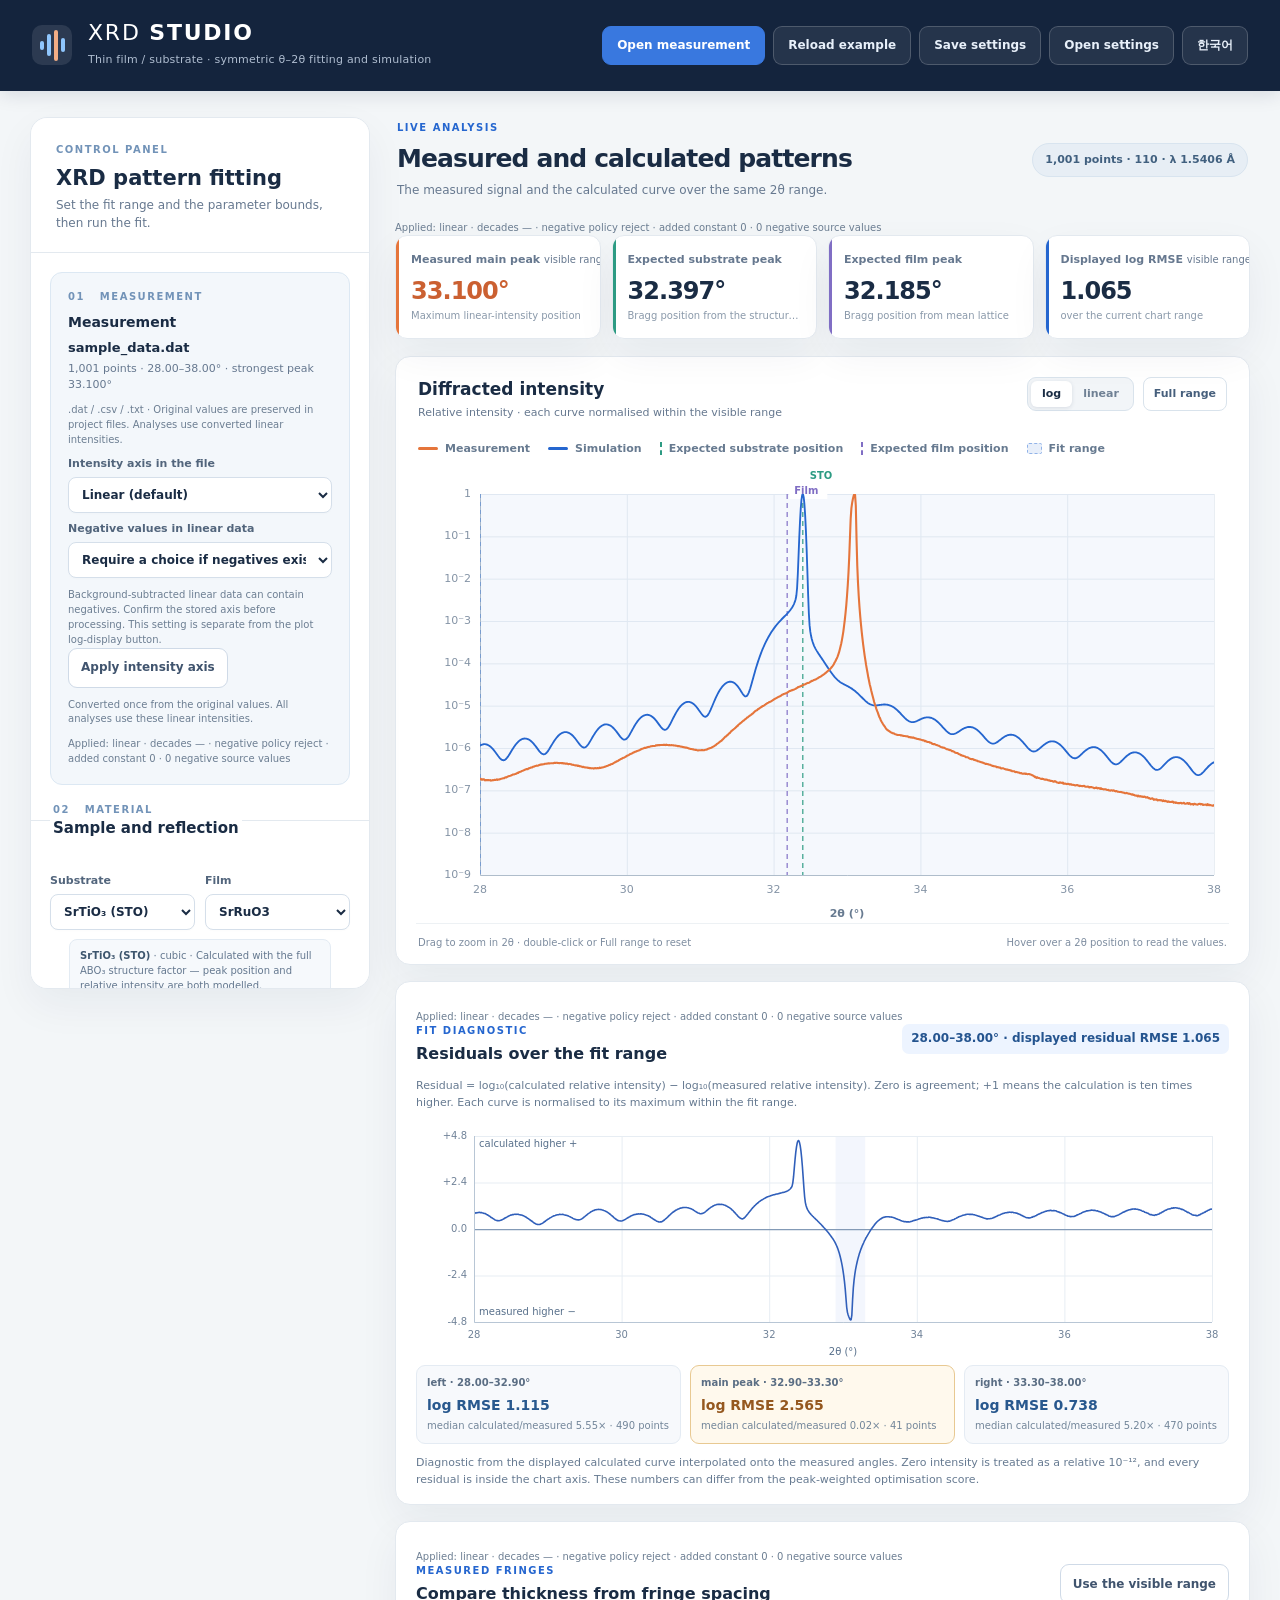
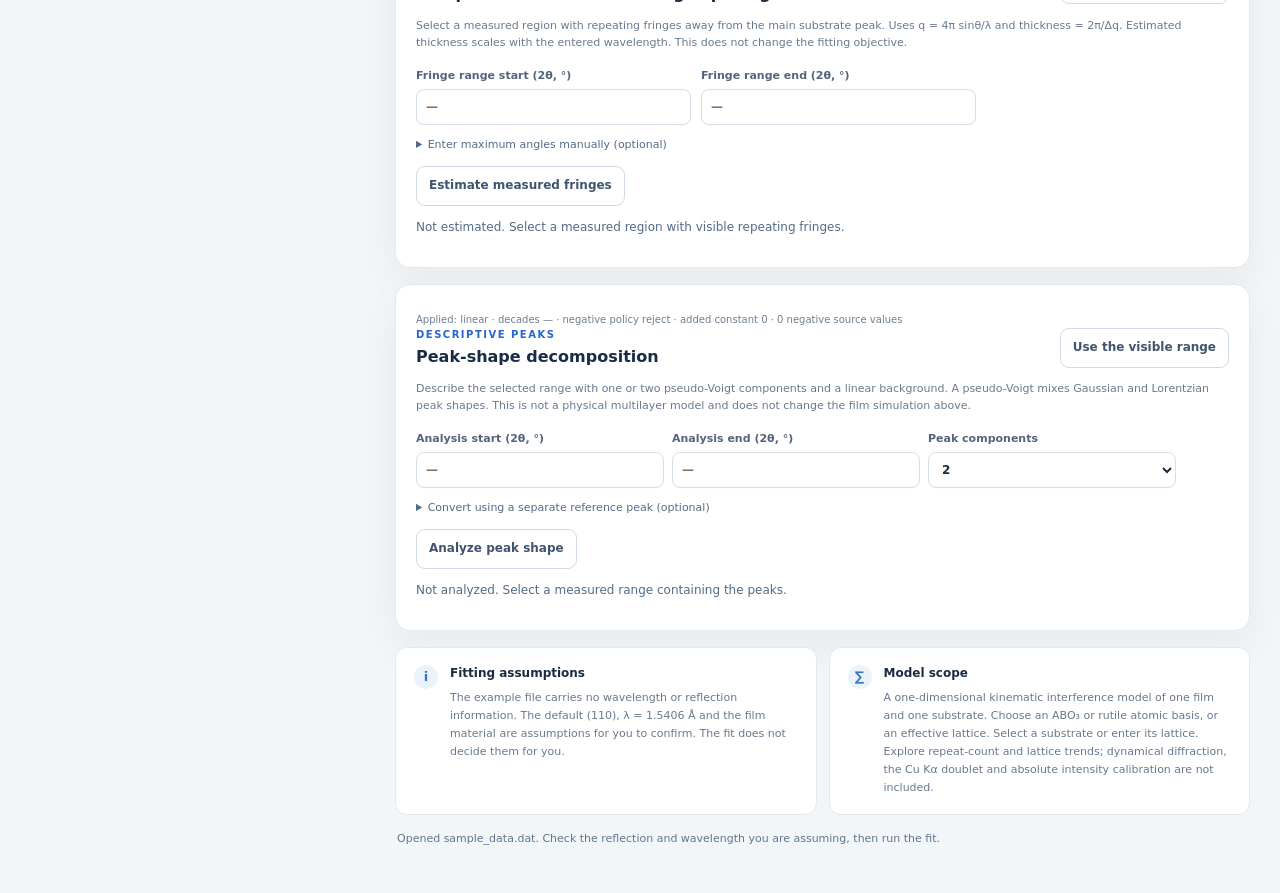
<file: assets/xrd/en/index.html>
<!doctype html>
<html lang="en">
<head>
  <meta name="robots" content="noindex,nofollow">
  <meta charset="utf-8">
  <meta name="viewport" content="width=device-width, initial-scale=1">
  <meta name="theme-color" content="#14243d">
  <title>XRD Studio · thin-film diffraction fitting</title>
  <link rel="icon" href="../favicon.svg" type="image/svg+xml">
<link rel="stylesheet" href="../styles.css">
  <script src="../xrd_core.js" defer></script>
  <script src="../xrd_fit.js" defer></script>
  <script src="../xrd_fringes.js" defer></script>
  <script src="../xrd_peaks.js" defer></script>
  <script src="../xrd_intensity.js" defer></script>
  <script src="../xrd_local.js" defer></script>
  <script src="app.js" defer></script>
</head>
<body>
  <a class="skip-link" href="#results">Skip to the results</a>
  <header class="masthead">
    <div class="masthead-inner">
      <div class="brand">
        <div class="brand-mark" aria-hidden="true"><span></span><span></span><span></span><span></span></div>
        <div>
          <div class="brand-title">XRD <strong>STUDIO</strong></div>
          <p>Thin film / substrate · symmetric θ–2θ fitting and simulation</p>
        </div>
      </div>
      <div class="head-actions" aria-label="File actions">
        <button class="head-button primary" id="openData" type="button">Open measurement</button>
        <button class="head-button" id="openSample" type="button">Reload example</button>
        <button class="head-button" id="saveProject" type="button">Save settings</button>
        <button class="head-button" id="loadProject" type="button">Open settings</button>
        <a class="head-button lang-switch" id="langSwitch" href="../">한국어</a>
      </div>
    </div>
  </header>

  <main class="workspace">
    <aside class="control-panel" aria-label="XRD fitting and simulation settings">
      <div class="panel-heading">
        <div class="eyebrow">CONTROL PANEL</div>
        <h1>XRD pattern fitting</h1>
        <p>Set the fit range and the parameter bounds, then run the fit.</p>
      </div>

      <section class="data-card" aria-labelledby="data-title">
        <div class="section-kicker">01 &nbsp; MEASUREMENT</div>
        <h2 id="data-title">Measurement</h2>
        <div class="file-name" id="dataName">Loading the example…</div>
        <div class="file-meta" id="dataMeta">2θ (°), intensity · two-column file</div>
        <p class="small-note">.dat / .csv / .txt · Original values are preserved in project files. Analyses use converted linear intensities.</p>
        <label class="field">Intensity axis in the file<select id="intensity_scale"><option value="linear">Linear (default)</option><option value="log10">log₁₀(I)</option><option value="log10_normalized">Normalized log₁₀(I)</option></select></label>
        <label class="field" id="intensityDecadesField" hidden>Log range (decades)<input id="intensity_decades" type="number" min="1" max="20" step="any" value="8"></label>
        <p class="small-note" id="intensityDecadesNote" hidden>8 is a starting value, not an estimate. Enter the decade count used for export. Absolute intensities lost during normalization cannot be restored. With the same maximum positions and orders, changing the decade count leaves the fringe thickness unchanged. Peak widths, intensity ratios and physical fit results do change, and automatic maximum selection and decomposed peak centres can change too.</p>
        <label class="field" id="negativePolicyField">Negative values in linear data<select id="negative_policy"><option value="reject">Require a choice if negatives exist</option><option value="clip">Set negatives to zero (clip)</option><option value="shift">Shift the minimum to zero (shift)</option></select></label>
        <p class="small-note">Background-subtracted linear data can contain negatives. Confirm the stored axis before processing. This setting is separate from the plot log-display button.</p>
        <p class="small-note" id="intensityHint" hidden>This may be a normalized log axis. No automatic conversion is applied. Confirm the stored axis and decade count.</p>
        <button class="button outline" id="applyIntensity" type="button">Apply intensity axis</button>
        <p class="small-note" id="intensityStatus" role="status" aria-live="polite">Linear intensity is the default.</p>
        <p class="small-note intensity-provenance" id="intensitySummary">No applied intensity conversion</p>
      </section>

      <form id="settingsForm" novalidate>
        <fieldset class="setting-group">
          <legend><span class="section-kicker">02 &nbsp; MATERIAL</span><span>Sample and reflection</span></legend>
          <div class="field-grid two">
            <label class="field">Substrate
              <select id="substrate_material" name="substrate_material"></select>
            </label>
            <label class="field">Film
              <select id="film_material" name="film_material">
                <option>SrRuO3</option><option>SrTiO3</option><option>BaTiO3</option>
                <option>LaAlO3</option><option>LaMnO3</option><option>LaNiO3</option><option>SrVO3</option>
                <option value="VO2">VO₂ (rutile R)</option><option value="TiO2">TiO₂ (rutile)</option>
              </select>
            </label>
          </div>
          <p class="small-note" id="substrateNote"></p>
          <div class="field-grid two">
            <label class="field">Film crystal system<select id="film_system"><option value="cubic">cubic</option><option value="tetragonal">tetragonal</option></select></label>
            <label class="field">Film structure factor<select id="film_basis"><option value="perovskite">ABO₃</option><option value="rutile">Rutile</option><option value="lattice">Effective lattice</option></select></label>
          </div>
          <p class="small-note" id="filmNote"></p>
          <div class="field-grid two">
            <label class="field">Reflection (hkl)
              <input id="hkl" name="hkl" type="text" inputmode="text" autocomplete="off" spellcheck="false" value="110" required>
              <span class="hkl-quick" id="hklQuick"></span>
            </label>
            <label class="field">Film mean lattice constant <span>a (Å)</span><input id="film_lattice_a" name="film_lattice_a" type="number" step="any" value="3.93" required></label>
          </div>
          <label class="field" id="filmCField" hidden>Film mean lattice constant <span>c (Å) · 0 = a</span><input id="film_lattice_c" name="film_lattice_c" type="number" step="any" min="0" value="0" required></label>
          <div class="field-grid two">
            <label class="field">Thickness <span>(nm)</span><input id="film_thickness_nm" name="film_thickness_nm" type="number" step="any" min="0" value="16.67358" required><span class="thickness-conversion" id="filmThicknessQuantization">model repeats N = 60</span></label>
            <label class="field"><span id="filmGradientName">Film out-of-plane lattice gradient Δa</span> <span>(Å)</span><input id="film_lattice_gradient_a" name="film_lattice_gradient_a" type="number" step="any" min="-0.2" max="0.2" value="0" required></label>
            <label class="field">Substrate lattice constant <span>a (Å)</span><input id="substrate_lattice_a" name="substrate_lattice_a" type="number" step="any" value="3.905" required></label>
            <label class="field" id="substrateCField" hidden>Substrate c axis <span>c (Å)</span><input id="substrate_lattice_c" name="substrate_lattice_c" type="number" step="any" min="0" value="0"></label>
            <label class="field">Substrate coherent repeats<input id="substrate_planes" name="substrate_planes" type="number" step="1" min="0" max="30000" value="10000" required></label>
          </div>
          <p class="small-note" id="filmGradientNote">Δa = surface a − interface a. The normal spacing is assumed to vary linearly. Thickness uses the mean lattice and hkl.</p>
          <div class="field-grid two">
            <label class="field">Film boundary taper width w <span>(repeats)</span><input id="film_interface_width" name="film_interface_width" type="number" step="any" min="0" max="1000" value="0" required></label>
            <label class="field">Film thickness spread σN <span>(repeats)</span><input id="film_thickness_sigma" name="film_thickness_sigma" type="number" step="any" min="0" max="20" value="0" required></label>
          </div>
          <label class="field">Film relative intensity scale<input id="film_intensity_scale" name="film_intensity_scale" type="number" step="any" min="0" max="100" value="1" required></label>
          <p class="small-note">The film scattering amplitude is multiplied by √scale before adding the substrate amplitude. 1 is the reference; 0 removes film scattering. This empirical relative intensity control does not separately measure or distinguish absorption, volume fraction or roughness.</p>
          <p class="small-note">w is an empirical taper width that smoothly reduces the scattering amplitude at both film boundaries. σN describes a discrete thickness distribution across mutually incoherent lateral regions; their intensities are averaged. Both zero retains the original model. Neither directly measures roughness. Compare them one at a time first. Enabling σN increases calculation time.</p>
        </fieldset>

        <fieldset class="setting-group">
          <legend><span class="section-kicker">03 &nbsp; SCAN</span><span>Measurement and resolution</span></legend>
          <label class="field">X-ray wavelength λ (Å)<input id="wavelength" name="wavelength" type="number" step="any" value="1.5406" required></label>
          <div class="field-grid three">
            <label class="field">2θ start (°)<input id="xmin" name="xmin" type="number" step="any" value="28" required></label>
            <label class="field">2θ end (°)<input id="xmax" name="xmax" type="number" step="any" value="38" required></label>
            <label class="field">step (°)<input id="step" name="step" type="number" step="any" value="0.01" required></label>
          </div>
          <div class="field-grid two">
            <label class="field">2θ zero offset (°)<input id="angle_offset_deg" name="angle_offset_deg" type="number" step="any" value="0" required></label>
            <label class="field">instrumental FWHM (°)<input id="fwhm_deg" name="fwhm_deg" type="number" step="any" value="0.05" required></label>
          </div>
          <div class="field-grid two">
            <label class="field">Broad resolution component fraction f<input id="resolution_halo_fraction" name="resolution_halo_fraction" type="number" step="any" min="0" max="0.2" value="0" required></label>
            <label class="field">Broad resolution component width multiplier m<input id="resolution_halo_width" name="resolution_halo_width" type="number" step="any" min="1" max="20" value="3" required></label>
          </div>
          <p class="small-note">Mix two unit-area Gaussians as (1 − f)·G(σ) + f·G(mσ). f is the integrated fraction of the broad component (0.005 = 0.5%). Its FWHM is m times the FWHM above. At f = 0, m has no effect; at FWHM = 0, neither setting has an effect.</p>
          <p class="small-note">This model describes a resolution profile; it is not a measured instrument function. Substrate diffraction, mosaicity and other causes can produce similar profiles. A better fit alone does not establish an instrumental origin.</p>
          <label class="field">Relative background<input id="background" name="background" type="number" step="any" value="1e-8" required></label>
          <label class="field">Log background slope <span>(log₁₀/°)</span><input id="background_slope" name="background_slope" type="number" step="any" min="-1" max="1" value="0" required></label>
          <p class="small-note">Zero slope gives a constant background. With a slope, the relative background is its value at 2θ = 33° before normalization: b(2θ) = b(33°) × 10^[slope × (2θ − 33°)]. The combined curve is normalized again. A zero relative background makes the slope ineffective.</p>
          <label class="field">Polarization / illuminated length
            <select id="lp_mode" name="lp_mode">
              <option value="none" selected>None (default)</option>
              <option value="synchrotron_vertical">Polarization only · vertical scattering plane (P = 1)</option>
              <option value="synchrotron_horizontal">Polarization only · horizontal scattering plane (P = cos²2θ)</option>
              <option value="lab_unpolarized">Polarization only · unpolarized source (P = (1 + cos²2θ)/2)</option>
              <option value="synchrotron_vertical_footprint">Polarization + illuminated length · vertical plane</option>
              <option value="synchrotron_horizontal_footprint">Polarization + illuminated length · horizontal plane</option>
              <option value="lab_unpolarized_footprint">Polarization + illuminated length · unpolarized source</option>
            </select>
          </label>
          <p class="small-note">Vertical and horizontal refer to the scattering plane, assuming a fully horizontally polarized incident beam. Illuminated-length options also multiply by 1/sinθ and assume a fixed incident beam fully contained within the sample. Check your geometry, polarization and beam dimensions. Do not reapply corrections already present in the data.</p>
        </fieldset>

        <fieldset class="setting-group fitting-group">
          <legend><span class="section-kicker">04 &nbsp; FIT</span><span>Automatic fitting</span></legend>
          <p class="fit-intro">Matches the log intensity together with the width and shape of the main peak over the chosen 2θ range.</p>
          <div class="fit-range-heading"><strong>Fit range (2θ)</strong><button id="useVisibleRange" type="button">Use the visible range</button></div>
          <div class="field-grid two fit-roi">
            <label class="field">start (°)<input id="fit_min" type="number" step="any" value="28" inputmode="decimal"></label>
            <label class="field">end (°)<input id="fit_max" type="number" step="any" value="38" inputmode="decimal"></label>
          </div>
          <div class="fit-variable-head"><strong>Parameters to search</strong><span>lower · upper</span></div>
          <div class="fit-variable-list">
            <div class="fit-variable" data-fit-key="film_lattice_a">
              <label class="fit-toggle"><input id="fit_enable_film_lattice_a" type="checkbox" checked><span>Film mean lattice constant a <small>Å</small></span></label>
              <div class="fit-bounds"><input id="fit_low_film_lattice_a" type="number" step="any" value="3.7" aria-label="film lattice constant lower bound"><span>–</span><input id="fit_high_film_lattice_a" type="number" step="any" value="4.15" aria-label="film lattice constant upper bound"></div>
            </div>
            <div class="fit-variable" data-fit-key="film_lattice_c" hidden>
              <label class="fit-toggle"><input id="fit_enable_film_lattice_c" type="checkbox"><span>Film mean lattice constant c <small>Å</small></span></label>
              <div class="fit-bounds"><input id="fit_low_film_lattice_c" type="number" step="any" value="2.5" aria-label="Film c lower bound"><span>–</span><input id="fit_high_film_lattice_c" type="number" step="any" value="3.2" aria-label="Film c upper bound"></div>
            </div>
            <div class="fit-variable" data-fit-key="film_lattice_gradient_a">
              <label class="fit-toggle"><input id="fit_enable_film_lattice_gradient_a" type="checkbox"><span><span id="fitGradientName">Film out-of-plane lattice gradient Δa</span> <small>Å</small></span></label>
              <div class="fit-bounds"><input id="fit_low_film_lattice_gradient_a" type="number" step="any" min="-0.2" max="0.2" value="-0.10" aria-label="film lattice gradient lower bound"><span>–</span><input id="fit_high_film_lattice_gradient_a" type="number" step="any" min="-0.2" max="0.2" value="0.10" aria-label="film lattice gradient upper bound"></div>
            </div>
            <div class="fit-variable" data-fit-key="film_planes">
              <label class="fit-toggle"><input id="fit_enable_film_planes" type="checkbox" checked><span>Thickness <small>nm</small></span></label>
              <div class="fit-bounds"><input id="fit_low_film_planes" type="number" step="any" min="0" value="1.3" aria-label="thickness lower bound (nm)"><span>–</span><input id="fit_high_film_planes" type="number" step="any" min="0" value="140" aria-label="thickness upper bound (nm)"></div>
              <div class="fit-conversion-note" id="fitThicknessBoundNote">Converted to repeat-count bounds from the current lattice and hkl.</div>
            </div>
            <div class="fit-variable" data-fit-key="angle_offset_deg">
              <label class="fit-toggle"><input id="fit_enable_angle_offset_deg" type="checkbox" checked><span>2θ zero offset <small>°</small></span></label>
              <div class="fit-bounds"><input id="fit_low_angle_offset_deg" type="number" step="any" value="-1" aria-label="2θ zero offset lower bound"><span>–</span><input id="fit_high_angle_offset_deg" type="number" step="any" value="1" aria-label="2θ zero offset upper bound"></div>
            </div>
            <div class="fit-variable" data-fit-key="film_thickness_sigma">
              <label class="fit-toggle"><input id="fit_enable_film_thickness_sigma" type="checkbox"><span>Film thickness spread σN <small>repeats</small></span></label>
              <div class="fit-bounds"><input id="fit_low_film_thickness_sigma" type="number" step="any" min="0" max="20" value="0" aria-label="Film thickness spread lower bound"><span>–</span><input id="fit_high_film_thickness_sigma" type="number" step="any" min="0" max="20" value="3" aria-label="Film thickness spread upper bound"></div>
            </div>
            <div class="fit-variable" data-fit-key="film_intensity_scale">
              <label class="fit-toggle"><input id="fit_enable_film_intensity_scale" type="checkbox"><span>Film relative intensity scale</span></label>
              <div class="fit-bounds"><input id="fit_low_film_intensity_scale" type="number" step="any" min="0" max="100" value="0" aria-label="Film intensity scale lower bound"><span>–</span><input id="fit_high_film_intensity_scale" type="number" step="any" min="0" max="100" value="10" aria-label="Film intensity scale upper bound"></div>
            </div>
            <div class="fit-variable" data-fit-key="fwhm_deg">
              <label class="fit-toggle"><input id="fit_enable_fwhm_deg" type="checkbox"><span>Instrumental Gaussian FWHM <small>°</small></span></label>
              <div class="fit-bounds"><input id="fit_low_fwhm_deg" type="number" step="any" value="0.005" aria-label="instrumental width lower bound"><span>–</span><input id="fit_high_fwhm_deg" type="number" step="any" value="0.3" aria-label="instrumental width upper bound"></div>
            </div>
            <div class="fit-variable" data-fit-key="resolution_halo_fraction">
              <label class="fit-toggle"><input id="fit_enable_resolution_halo_fraction" type="checkbox"><span>Broad resolution component fraction f</span></label>
              <div class="fit-bounds"><input id="fit_low_resolution_halo_fraction" type="number" step="any" min="0" max="0.2" value="0" aria-label="Broad resolution component fraction lower bound"><span>–</span><input id="fit_high_resolution_halo_fraction" type="number" step="any" min="0" max="0.2" value="0.02" aria-label="Broad resolution component fraction upper bound"></div>
            </div>
            <div class="fit-variable" data-fit-key="resolution_halo_width">
              <label class="fit-toggle"><input id="fit_enable_resolution_halo_width" type="checkbox"><span>Broad resolution component width multiplier m</span></label>
              <div class="fit-bounds"><input id="fit_low_resolution_halo_width" type="number" step="any" min="1" max="20" value="1" aria-label="Broad resolution component width multiplier lower bound"><span>–</span><input id="fit_high_resolution_halo_width" type="number" step="any" min="1" max="20" value="8" aria-label="Broad resolution component width multiplier upper bound"></div>
            </div>
            <div class="fit-variable" data-fit-key="substrate_planes">
              <label class="fit-toggle"><input id="fit_enable_substrate_planes" type="checkbox"><span>Substrate coherent repeats <small>whole number</small></span></label>
              <div class="fit-bounds"><input id="fit_low_substrate_planes" type="number" step="1" min="1" max="30000" value="1000" aria-label="substrate coherent repeats lower bound"><span>–</span><input id="fit_high_substrate_planes" type="number" step="1" min="1" max="30000" value="20000" aria-label="substrate coherent repeats upper bound"></div>
            </div>
            <div class="fit-variable" data-fit-key="background">
              <label class="fit-toggle"><input id="fit_enable_background" type="checkbox"><span>Relative background</span></label>
              <div class="fit-bounds"><input id="fit_low_background" type="number" step="any" value="0" aria-label="relative background lower bound"><span>–</span><input id="fit_high_background" type="number" step="any" value="0.01" aria-label="relative background upper bound"></div>
            </div>
            <div class="fit-variable" data-fit-key="background_slope">
              <label class="fit-toggle"><input id="fit_enable_background_slope" type="checkbox"><span>Log background slope <small>log₁₀/°</small></span></label>
              <div class="fit-bounds"><input id="fit_low_background_slope" type="number" step="any" min="-1" max="1" value="-0.1" aria-label="Log background slope lower bound"><span>–</span><input id="fit_high_background_slope" type="number" step="any" min="-1" max="1" value="0.1" aria-label="Log background slope upper bound"></div>
            </div>
          </div>
          <details class="advanced-fit" id="advancedFitVariables">
            <summary>Advanced fit variables · boundary taper</summary>
            <div class="fit-variable" data-fit-key="film_interface_width">
              <label class="fit-toggle"><input id="fit_enable_film_interface_width" type="checkbox"><span>Film boundary taper width w <small>repeats</small></span></label>
              <div class="fit-bounds"><input id="fit_low_film_interface_width" type="number" step="any" min="0" max="1000" value="0" aria-label="Film boundary taper width lower bound"><span>–</span><input id="fit_high_film_interface_width" type="number" step="any" min="0" max="1000" value="4" aria-label="Film boundary taper width upper bound"></div>
            </div>
            <p class="fit-hint">The taper width converged to zero for the reference SRO/STO 002 scan. Check the evidence before enabling it.</p>
          </details>
          <p class="fit-hint">Boundary taper w and thickness spread σN can produce similar changes. Fit them separately and compare regional residuals before using both. A better score alone does not establish the cause.</p>
          <p class="fit-hint">If a selected value is outside its bounds, fitting starts at the nearest bound. Thickness is converted to integer repeats N using the full lattice and hkl. The lattice gradient is fixed by default; freeing it does not independently measure strain. Substrate repeats can reach 30,000, but a wide scan may hit the integration limit. Instrumental FWHM differs from the whole measured peak width. Reflection, wavelength and material assignments are your assumptions.</p>
          <label class="field fit-budget">Search budget
            <select id="fit_evaluations"><option value="400" selected>standard · up to 400 evaluations</option><option value="800">fine · up to 800 evaluations</option><option value="1200">extended · up to 1,200 evaluations</option><option value="3000">long search · up to 3,000 evaluations</option><option value="6000">long search · up to 6,000 evaluations</option></select>
          </label>
          <button class="button fit-action" id="runFit" type="button"><span class="fit-spinner" aria-hidden="true"></span> Fit the measurement</button>
          <button class="button outline fit-cancel" id="cancelFit" type="button" hidden>Stop fitting</button>
          <div class="fit-progress" id="fitProgress" role="status" aria-live="polite">Waiting to fit · up to 400 model evaluations</div>
        </fieldset>

        <div class="panel-actions">
          <button class="button action" id="runSimulation" type="submit"><span class="button-icon" aria-hidden="true">↻</span> Update simulation</button>
          <button class="button subtle" id="alignPeak" type="button">Align, assuming the main peak is the substrate</button>
          <button class="button outline" id="exportCsv" type="button">Export curves as CSV <span aria-hidden="true">↗</span></button>
        </div>
      </form>
    </aside>

    <section id="results" class="results" aria-labelledby="results-title">
      <div class="results-head">
        <div>
          <div class="eyebrow blue">LIVE ANALYSIS</div>
          <h2 id="results-title">Measured and calculated patterns</h2>
          <p>The measured signal and the calculated curve over the same 2θ range.</p>
        </div>
        <div class="scan-badge" id="scanBadge">preparing the calculation</div>
      </div>

      <p class="small-note intensity-provenance">No applied intensity conversion</p>
      <div class="metrics" aria-label="Key results">
        <div class="metric-card observed"><div class="metric-label">Measured main peak <span>visible range</span></div><div class="metric-value" id="observedPeak">—</div><div class="metric-hint">Maximum linear-intensity position</div></div>
        <div class="metric-card substrate"><div class="metric-label">Expected substrate peak</div><div class="metric-value" id="substratePeak">—</div><div class="metric-hint">Bragg position from the structure you entered</div></div>
        <div class="metric-card film"><div class="metric-label">Expected film peak</div><div class="metric-value" id="filmPeak">—</div><div class="metric-hint">Bragg position from mean lattice</div></div>
        <div class="metric-card error"><div class="metric-label">Displayed log RMSE <span>visible range</span></div><div class="metric-value" id="logRmse">—</div><div class="metric-hint">over the current chart range</div></div>
      </div>

      <section class="fit-result" id="fitResult" aria-labelledby="fit-result-title" hidden>
        <p class="small-note intensity-provenance">No applied intensity conversion</p>
        <div class="fit-result-top"><div><div class="eyebrow blue">BEST FIT</div><h3 id="fit-result-title">Fit result</h3></div><span id="fitResultRange">—</span></div>
        <p class="fit-stale" id="fitStale" hidden>The settings have changed. The values below are from the previous fit — run the fit again with the new settings.</p>
        <div class="fit-result-grid">
          <div><span id="fitThicknessLabel">Thickness (fitted)</span><strong id="fitThickness">—</strong></div>
          <div><span id="fitLatticeLabel">Film mean a</span><strong id="fitLattice">—</strong></div>
          <div id="fitOtherLatticeField" hidden><span id="fitOtherLatticeLabel">Film c</span><strong id="fitOtherLattice">—</strong></div>
          <div><span id="fitGradientLabel">Film out-of-plane lattice gradient Δa</span><strong id="fitGradient">—</strong><small id="fitGradientEndpoints">—</small></div>
          <div><span id="fitPlanesLabel">Repeats N (fitted)</span><strong id="fitPlanes">—</strong></div>
          <div><span>Instrumental Gaussian FWHM</span><strong id="fitFwhm">—</strong></div>
          <div><span>Broad resolution component fraction f</span><strong id="fitHaloFraction">—</strong></div>
          <div><span>Broad resolution component width multiplier m</span><strong id="fitHaloWidth">—</strong></div>
          <div><span>Film boundary taper width w</span><strong id="fitInterfaceWidth">—</strong></div>
          <div><span>Film thickness spread σN</span><strong id="fitThicknessSigma">—</strong></div>
          <div><span>Film relative intensity scale</span><strong id="fitFilmScale">—</strong></div>
          <div><span>Log background slope</span><strong id="fitBackgroundSlope">—</strong></div>
          <div><span>Polarization / illuminated length</span><strong id="fitLpMode">—</strong></div>
          <div><span>Peak FWHM · measured → calculated</span><strong id="fitPeakFwhm">—</strong></div>
          <div><span>log RMSE</span><strong id="fitError">—</strong></div>
        </div>
        <p id="fitResultDetails">—</p>
        <p id="fitMerit" class="fit-merit" hidden></p>
        <div class="fit-warning" id="fitWarning" hidden></div>
        <p class="fit-result-note">Thickness is a single-film/substrate model value from the mean lattice and selected hkl. The lattice gradient is a linear change in effective normal spacing from interface to surface, not independently measured strain. Peak FWHM includes film/substrate interference and differs from instrumental Gaussian FWHM. Results depend on the reflection, wavelength and material assignments. Optimization does not guarantee a global optimum; rerun with different starting values, bounds and budgets.</p>
      </section>

      <section class="chart-card" aria-labelledby="chart-title">
        <div class="chart-heading">
          <div>
            <h3 id="chart-title">Diffracted intensity</h3>
            <p>Relative intensity · each curve normalised within the visible range</p>
          </div>
          <div class="chart-controls">
            <div class="segmented" role="group" aria-label="Intensity axis">
              <button id="logScale" type="button" aria-pressed="true">log</button>
              <button id="linearScale" type="button" aria-pressed="false">linear</button>
            </div>
            <button class="reset-button" id="resetZoom" type="button">Full range</button>
          </div>
        </div>
        <p class="curve-stale" id="curveStale" hidden>The model inputs have not been applied yet. The chart and the residuals show the last calculated curve.</p>
        <div class="legend" aria-label="Chart legend">
          <span><i class="legend-line measured"></i>Measurement</span>
          <span><i class="legend-line simulated"></i>Simulation</span>
          <span><i class="legend-marker substrate"></i>Expected substrate position</span>
          <span><i class="legend-marker film"></i>Expected film position</span>
          <span><i class="legend-region"></i>Fit range</span>
        </div>
        <div class="plot-wrap" id="plotWrap">
          <canvas id="chartCanvas" role="img" aria-label="2θ chart of the measured and simulated intensities"></canvas>
          <canvas id="interactionCanvas" aria-hidden="true"></canvas>
          <div class="plot-tooltip" id="plotTooltip" hidden></div>
        </div>
        <div class="chart-footer"><span>Drag to zoom in 2θ · double-click or Full range to reset</span><span id="hoverReadout" aria-live="off">Hover over a 2θ position to read the values.</span></div>
      </section>

      <section class="residual-card" id="residualCard" aria-labelledby="residual-title" hidden>
        <p class="small-note intensity-provenance">No applied intensity conversion</p>
        <div class="residual-heading"><div><div class="eyebrow blue">FIT DIAGNOSTIC</div><h3 id="residual-title">Residuals over the fit range</h3></div><strong id="residualOverall">—</strong></div>
        <p class="residual-explanation">Residual = log₁₀(calculated relative intensity) − log₁₀(measured relative intensity). Zero is agreement; +1 means the calculation is ten times higher. Each curve is normalised to its maximum within the fit range.</p>
        <div class="residual-plot-wrap" id="residualPlotWrap"><canvas id="residualCanvas" role="img" aria-label="Calculated minus measured log intensity against angle over the fit range"></canvas></div>
        <div class="residual-regions" id="residualRegions" aria-label="Residuals for the left, main-peak and right regions"></div>
        <p class="residual-note" id="residualNote">A diagnostic from the whole displayed calculated curve interpolated onto the measured angles. These numbers can differ from the optimisation score.</p>
      </section>

      <section class="fringe-card" id="fringeCard" aria-labelledby="fringe-title">
        <p class="small-note intensity-provenance">No applied intensity conversion</p>
        <div class="residual-heading"><div><div class="eyebrow blue">MEASURED FRINGES</div><h3 id="fringe-title">Compare thickness from fringe spacing</h3></div><button class="button outline" id="fringeUseVisible" type="button">Use the visible range</button></div>
        <p class="residual-explanation">Select a measured region with repeating fringes away from the main substrate peak. Uses q = 4π sinθ/λ and thickness = 2π/Δq. Estimated thickness scales with the entered wavelength. This does not change the fitting objective.</p>
        <div class="field-grid two fringe-roi">
          <label class="field">Fringe range start (2θ, °)<input id="fringe_min" type="number" step="any" placeholder="—"></label>
          <label class="field">Fringe range end (2θ, °)<input id="fringe_max" type="number" step="any" placeholder="—"></label>
        </div>
        <details class="fringe-manual"><summary>Enter maximum angles manually (optional)</summary><label class="field">Maximum angles 2θ (°)<textarea id="fringe_manual_peaks" rows="2" placeholder="40.20, 40.48, 40.76, 41.04"></textarea></label><label class="field">Integer order for each maximum (optional)<input id="fringe_manual_orders" type="text" placeholder="-3, -2, 2, 3"></label><p class="small-note">Blank angles use automatic detection and assume consecutive orders. Enter at least four increasing manual maxima. Each order corresponds to one maximum; central orders may be skipped. Blank orders mean 0, 1, 2, …. Incorrect orders or unrelated peaks can give the wrong thickness.</p></details>
        <button class="button outline" id="estimateFringes" type="button">Estimate measured fringes</button>
        <p class="fringe-status" id="fringeStatus" role="status" aria-live="polite">Not estimated. Select a measured region with visible repeating fringes.</p>
        <div id="fringeResult" hidden>
          <div class="fringe-values"><div><span>Fringe thickness</span><strong id="fringeThickness">—</strong></div><div><span>Angular residual RMS</span><strong id="fringeAngleResidual">—</strong></div><div><span id="fringeModelLabel">Current model thickness (converted)</span><strong id="fringeModelThickness">—</strong></div><div><span>Relative difference</span><strong id="fringeDifference">—</strong></div></div>
          <p class="residual-note" id="fringeQuality"></p><details><summary>Maxima and assigned orders</summary><div class="fringe-peaks peak-table-wrap" id="fringePeaks"></div></details>
          <p class="residual-note">Relative difference is |model thickness − fringe thickness| / fringe thickness. Angular residual RMS and q-spacing scatter per order are not thickness confidence intervals and do not establish 1% accuracy. Check the wavelength, zero offset and order assignments.</p>
          <p class="fringe-warning" id="fringeWarning" hidden></p>
        </div>
      </section>

      <section class="fringe-card peak-card" id="peakCard" aria-labelledby="peak-title">
        <p class="small-note intensity-provenance">No applied intensity conversion</p>
        <div class="residual-heading"><div><div class="eyebrow blue">DESCRIPTIVE PEAKS</div><h3 id="peak-title">Peak-shape decomposition</h3></div><button class="button outline" id="peakUseVisible" type="button">Use the visible range</button></div>
        <p class="residual-explanation">Describe the selected range with one or two pseudo-Voigt components and a linear background. A pseudo-Voigt mixes Gaussian and Lorentzian peak shapes. This is not a physical multilayer model and does not change the film simulation above.</p>
        <div class="field-grid three peak-inputs">
          <label class="field">Analysis start (2θ, °)<input id="peak_min" type="number" step="any" placeholder="—"></label>
          <label class="field">Analysis end (2θ, °)<input id="peak_max" type="number" step="any" placeholder="—"></label>
          <label class="field">Peak components<select id="peak_count"><option value="1">1</option><option value="2" selected>2</option></select></label>
        </div>
        <details class="fringe-manual"><summary>Convert using a separate reference peak (optional)</summary><div class="field-grid two"><label class="field">Observed reference peak 2θ (°)<input id="peak_reference_center" type="number" step="any" placeholder="—"></label><label class="field">Reference d-spacing (Å)<input id="peak_reference_d" type="number" step="any" min="0" placeholder="—"></label></div><p class="small-note">Enter a verified reference peak and its d-spacing. No material or reflection is assumed automatically. This Bragg-ratio conversion assumes a shared zero offset and is shown separately from values based on the entered wavelength.</p></details>
        <button class="button outline" id="fitPeaks" type="button">Analyze peak shape</button>
        <p class="fringe-status" id="peakStatus" role="status" aria-live="polite">Not analyzed. Select a measured range containing the peaks.</p>
        <div id="peakResult" hidden>
          <p class="residual-note">Gray: measured · blue: soft-log analysis · orange: linear-loss analysis · log relative intensity (maximum 1)</p>
          <svg id="peakPlot" role="img" aria-label="Measured intensity and peak-shape decomposition"></svg>
          <p class="residual-note">The same range and profiles are fitted with soft-log and linear losses. Center differences describe variation between methods, not a statistical confidence interval. Components are paired in order of increasing center angle. A full-profile area fraction below 15% in either method is labeled weakly determined. A small component may overlap fringes; its phase is unknown. A nonzero area alone does not establish a detected separate peak. Even an observed weak feature needs separate evidence to identify an independent Bragg component.</p>
          <div class="peak-table-wrap"><table class="peak-table"><thead><tr><th>Component</th><th>soft-log center (°)</th><th>Linear center (°)</th><th>|Center difference| (°)</th><th>soft-log c (Å)</th><th>Linear c (Å)</th><th>soft-log area fraction</th><th>Linear area fraction</th><th>Component interpretation</th></tr></thead><tbody id="peakComparison"></tbody></table></div>
          <details><summary>Widths, areas and conversions for each method</summary><div class="peak-table-wrap"><table class="peak-table"><thead><tr><th>Method</th><th>Component</th><th>Center 2θ (°)</th><th>λ-based d (Å)</th><th>λ-based 00l c (Å)</th><th>FWHM (°)</th><th>Integrated area (intensity·°)</th><th>Full area fraction</th><th>ROI area fraction</th><th>Lorentz fraction η</th><th id="peakReferenceDHeader" hidden>Reference-corrected d (Å)</th><th id="peakReferenceCHeader" hidden>Reference-corrected 00l c (Å)</th></tr></thead><tbody id="peakComponents"></tbody></table></div></details>
          <p class="residual-note" id="peakMetrics"></p><p class="fringe-warning" id="peakWarnings" hidden></p>
          <p class="residual-note">d is converted from the entered wavelength, zero offset and peak center. For a 00l reflection, c = |l|d is a conversion, not evidence of a phase or structure. Area fractions are ratios of integrated component intensities. Full areas include tails outside the range; ROI areas integrate only within the selected range. They are not volume, phase or depth fractions. The unresolved spatial arrangement does not identify a uniform film, two layers or lateral domains.</p>
        </div>
      </section>

      <div class="info-grid">
        <section class="info-card" aria-labelledby="assumptions-title">
          <div class="info-icon" aria-hidden="true">i</div>
          <div><h3 id="assumptions-title">Fitting assumptions</h3><p>The example file carries no wavelength or reflection information. The default (110), λ = 1.5406 Å and the film material are assumptions for you to confirm. The fit does not decide them for you.</p></div>
        </section>
        <section class="info-card" aria-labelledby="model-title">
          <div class="info-icon" aria-hidden="true">∑</div>
          <div><h3 id="model-title">Model scope</h3><p>A one-dimensional kinematic interference model of one film and one substrate. Choose an ABO₃ or rutile atomic basis, or an effective lattice. Select a substrate or enter its lattice. Explore repeat-count and lattice trends; dynamical diffraction, the Cu Kα doublet and absolute intensity calibration are not included.</p></div>
        </section>
      </div>
      <div class="status" id="status" role="status" aria-live="polite">Loading the example data.</div>
    </section>
  </main>

  <input id="dataFile" type="file" accept=".dat,.csv,.txt,.xy,text/plain,text/csv" hidden>
  <input id="projectFile" type="file" accept=".json,application/json" hidden>
</body>
</html>
</file>
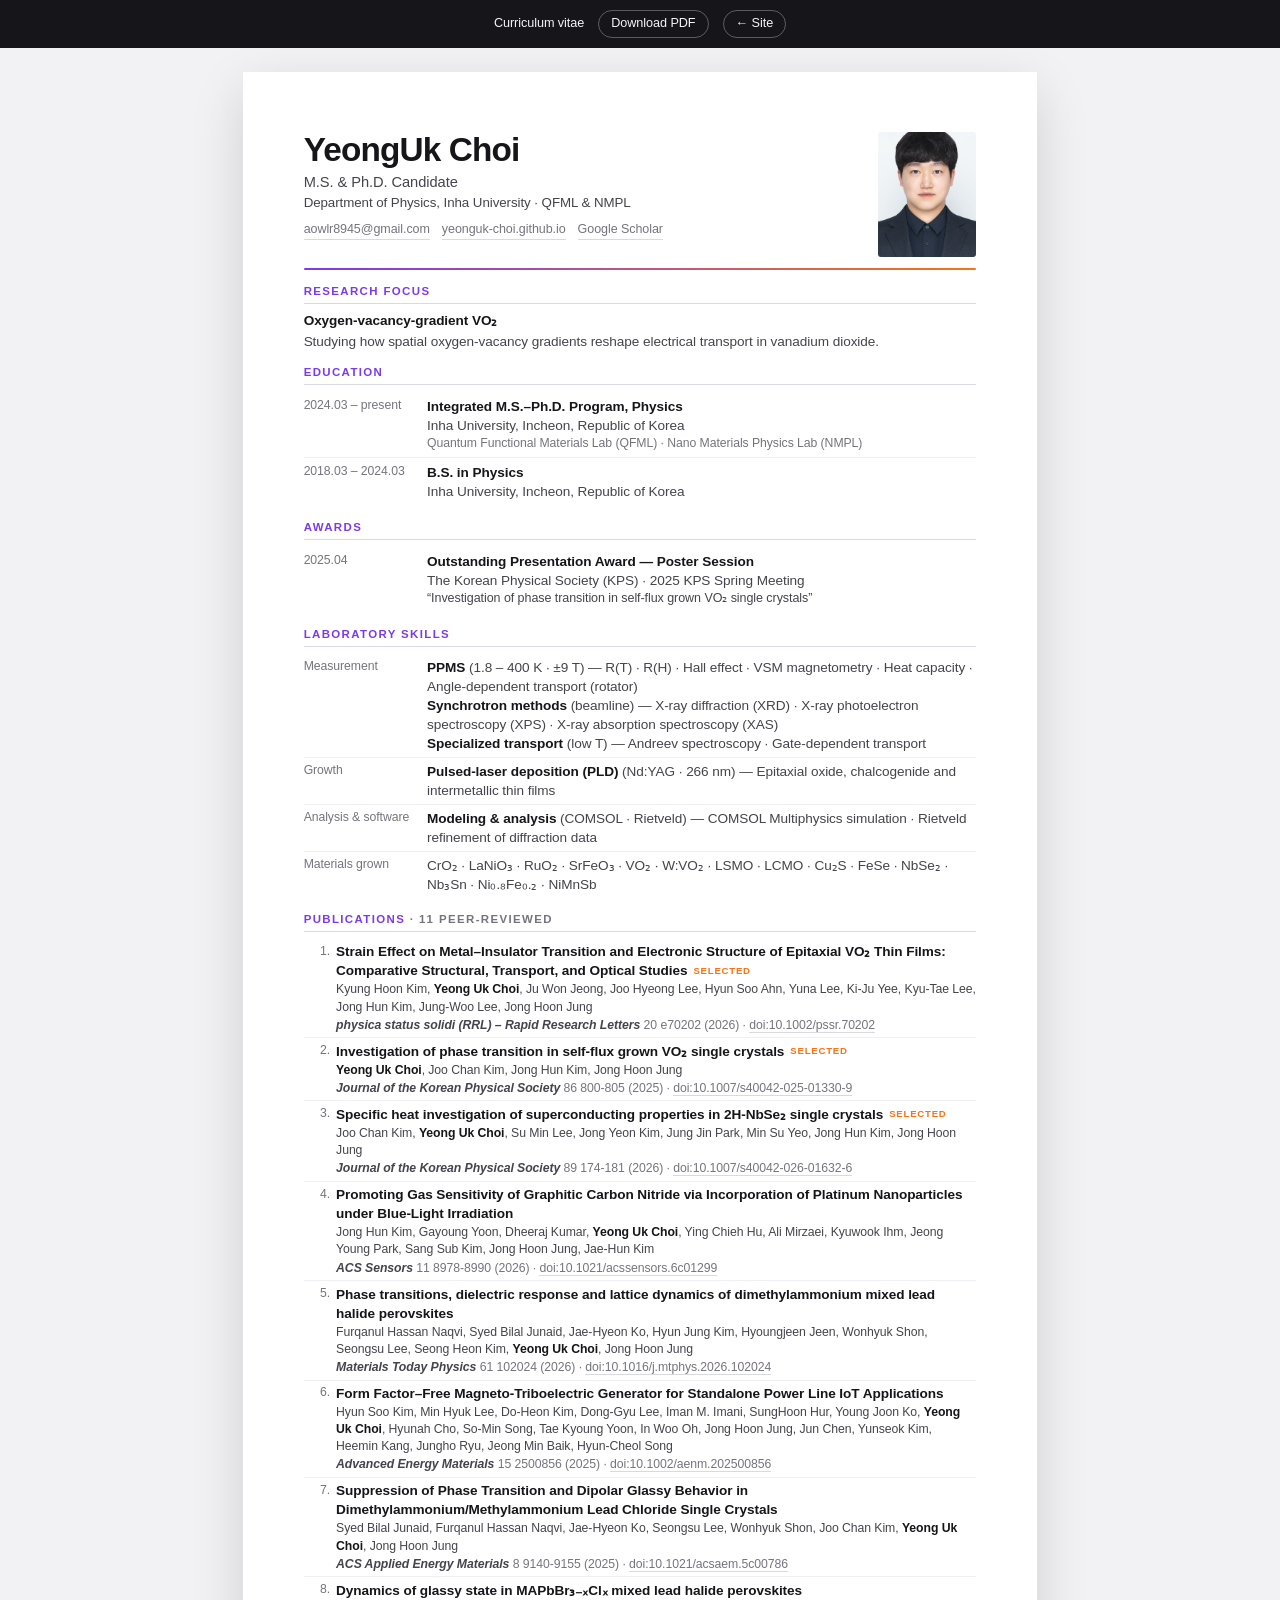
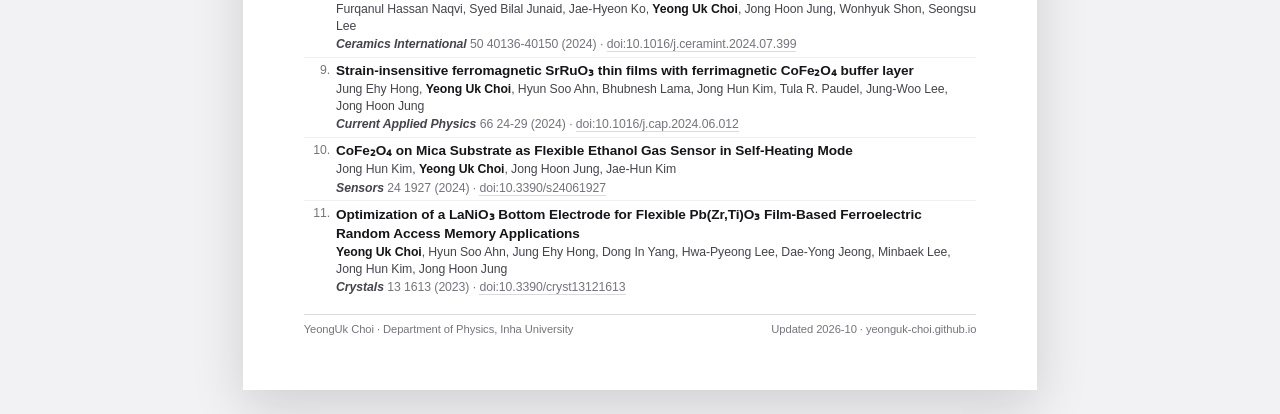
<file: cv.html>
<!doctype html>
<html lang="en">
<head>
<meta charset="utf-8">
<meta name="viewport" content="width=device-width, initial-scale=1, viewport-fit=cover">
<title>CV — YeongUk Choi</title>
<meta name="theme-color" content="#ffffff">
<meta name="description" content="Curriculum vitae of YeongUk Choi — education, awards, publications and laboratory skills. Department of Physics, Inha University.">
<link rel="canonical" href="https://yeonguk-choi.github.io/cv.html">
<meta property="og:type" content="website">
<meta property="og:site_name" content="YeongUk Choi">
<meta property="og:title" content="CV — YeongUk Choi">
<meta property="og:description" content="Education, awards, publications and laboratory skills. Department of Physics, Inha University.">
<meta property="og:url" content="https://yeonguk-choi.github.io/cv.html">
<meta property="og:image" content="https://yeonguk-choi.github.io/assets/img/og.jpg">
<meta property="og:image:width" content="1200">
<meta property="og:image:height" content="630">
<meta property="og:image:alt" content="YeongUk Choi — Department of Physics, Inha University">
<meta name="twitter:card" content="summary_large_image">
<link rel="stylesheet" href="assets/css/cv.css">
<script src="data/profile.js"></script>
<script src="data/cv.js"></script>
<script src="data/materials.js"></script>
<script src="data/measurements.js"></script>
<script src="data/focus.js"></script>
<script src="data/publications.js"></script>
</head>
<body>

<div class="bar" data-screen>
  <span>Curriculum vitae</span>
  <a href="assets/cv/YeongUk-Choi-CV.pdf" download>Download PDF</a>
  <a href="index.html">← Site</a>
</div>

<div class="page">

  <header class="head">
    <div class="head-main">
      <h1 class="name" id="cv-name">YeongUk Choi</h1>
      <p class="role" id="cv-role"></p>
      <p class="aff" id="cv-aff"></p>
      <div class="contact" id="cv-contact"></div>
    </div>
    <img class="head-photo" id="cv-photo" src="assets/img/portrait.jpg" alt="">
  </header>
  <div class="rule"></div>

  <section id="sec-focus">
    <h2>Research focus</h2>
    <div class="focus-line" id="cv-focus-line"></div>
    <div class="focus-text" id="cv-focus-text"></div>
  </section>

  <section>
    <h2>Education</h2>
    <div id="cv-edu"></div>
  </section>

  <section id="sec-awards">
    <h2>Awards</h2>
    <div id="cv-awards"></div>
  </section>

  <section>
    <h2>Laboratory skills</h2>
    <div id="cv-skills"></div>
  </section>

  <section>
    <h2>Publications <span style="color:var(--ink-3);font-weight:600">· <span id="cv-pub-n">—</span> peer-reviewed</span></h2>
    <div id="cv-pubs"></div>
  </section>

  <div class="foot">
    <span>YeongUk Choi · Department of Physics, Inha University</span>
    <span>Updated <span id="cv-updated"></span> · yeonguk-choi.github.io</span>
  </div>

</div>

<script src="assets/js/cv.js"></script>
</body>
</html>
</file>
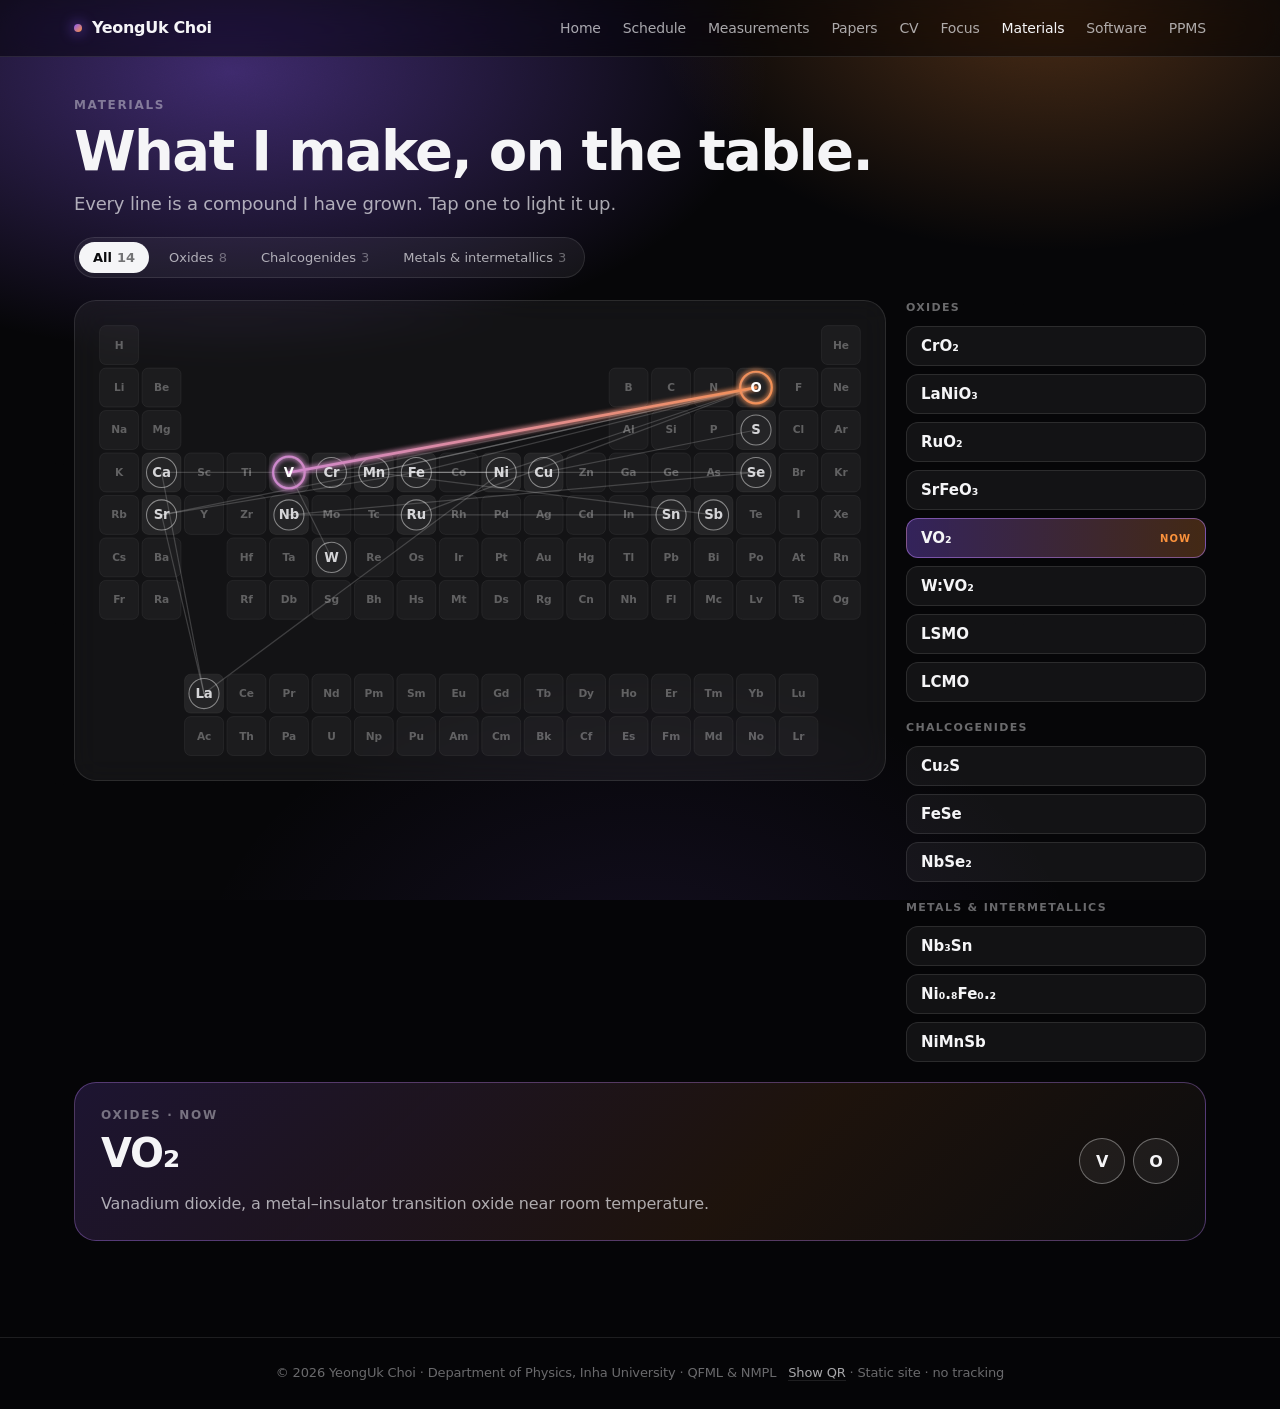
<file: materials.html>
<!doctype html>
<html lang="en">
<head>
<meta charset="utf-8">
<meta name="viewport" content="width=device-width, initial-scale=1, viewport-fit=cover">
<title>Materials — YeongUk Choi</title>
<meta name="theme-color" content="#050507">
<meta name="description" content="Materials I grow: FeSe, NbSe₂ and FeSb single crystals; VO₂, LSMO and YBCO thin films by PLD.">
<link rel="canonical" href="https://yeonguk-choi.github.io/materials.html">
<meta property="og:type" content="website">
<meta property="og:site_name" content="YeongUk Choi">
<meta property="og:title" content="Materials — YeongUk Choi">
<meta property="og:description" content="Materials I grow: FeSe, NbSe₂ and FeSb single crystals; VO₂, LSMO and YBCO thin films by PLD.">
<meta property="og:url" content="https://yeonguk-choi.github.io/materials.html">
<meta property="og:image" content="https://yeonguk-choi.github.io/assets/img/og.jpg">
<meta property="og:image:width" content="1200">
<meta property="og:image:height" content="630">
<meta property="og:image:alt" content="YeongUk Choi — Department of Physics, Inha University">
<meta name="twitter:card" content="summary_large_image">
<link rel="stylesheet" href="assets/css/site.css">
<script src="data/profile.js"></script>
<script src="data/materials.js"></script>
<script src="data/measurements.js"></script>
<script src="data/focus.js"></script>
<script src="data/publications.js"></script>
<script src="assets/js/site.js"></script>
<script src="assets/js/ptable.js"></script>
</head>
<body data-page="materials">
<div class="bg-glow"></div><div class="bg-noise"></div>
<nav class="nav"><div class="wrap">
  <a class="brand" href="index.html"><span class="dot"></span><span data-profile="name">UK</span></a>
  <div class="nav-links"><a href="index.html" data-page="home">Home</a><a href="schedule.html" data-page="schedule">Schedule</a><a href="measurements.html" data-page="measurements">Measurements</a><a href="publications.html" data-page="publications">Papers</a><a href="cv.html" data-page="cv">CV</a><a href="focus.html" data-page="focus">Focus</a><a href="materials.html" data-page="materials">Materials</a><a href="software.html" data-page="software">Software</a><a href="ppms.html" data-page="ppms">PPMS</a></div>
  <a class="nav-menu" href="index.html">Menu</a>
</div></nav>
<main><div class="wrap">

<div class="ptable-head">
  <div><div class="eyebrow">Materials</div><h1 class="page">What I make, on the table.</h1>
  <p class="lede" style="margin-bottom:0">Every line is a compound I have grown. Tap one to light it up.</p></div>
  <div class="tabs" id="tabs"></div>
</div>
<div class="pt-grid">
  <div class="pt-svg-wrap"><svg id="ptable" role="img" aria-label="Periodic table with my materials"></svg></div>
  <div class="chips" id="chips"></div>
</div>
<div class="mat-detail" id="detail"></div>

</div></main>
<footer><div class="wrap" style="display:flex;justify-content:space-between;flex-wrap:wrap;gap:12px">
  <span>© <span data-year></span> <span data-profile="name">UK</span> · <span data-profile-aff></span></span>
  <span class="subtle"><a class="qr-link" href="assets/img/qr-site.svg" data-qr>Show QR</a> · Static site · no tracking</span>
</div></footer>
</body>
</html>
</file>
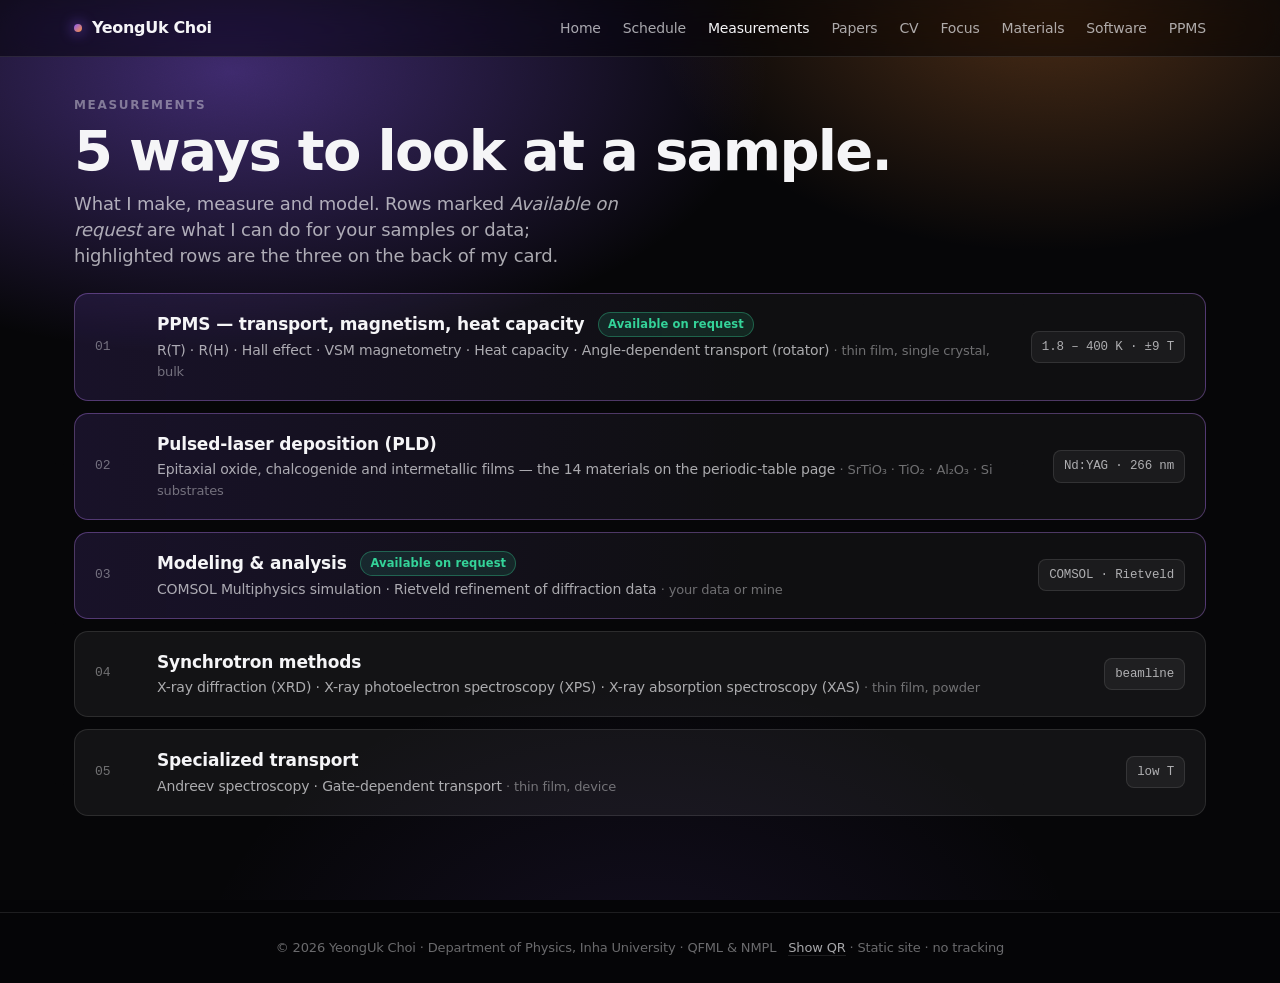
<file: measurements.html>
<!doctype html>
<html lang="en">
<head>
<meta charset="utf-8">
<meta name="viewport" content="width=device-width, initial-scale=1, viewport-fit=cover">
<title>Measurements — YeongUk Choi</title>
<meta name="theme-color" content="#050507">
<meta name="description" content="What I can measure: PPMS transport 1.8–400 K at ±9 T, R(T), R(H), Hall, VSM, heat capacity, and synchrotron XRD / XPS / XAS.">
<link rel="canonical" href="https://yeonguk-choi.github.io/measurements.html">
<meta property="og:type" content="website">
<meta property="og:site_name" content="YeongUk Choi">
<meta property="og:title" content="Measurements — YeongUk Choi">
<meta property="og:description" content="What I can measure: PPMS transport 1.8–400 K at ±9 T, R(T), R(H), Hall, VSM, heat capacity, and synchrotron XRD / XPS / XAS.">
<meta property="og:url" content="https://yeonguk-choi.github.io/measurements.html">
<meta property="og:image" content="https://yeonguk-choi.github.io/assets/img/og.jpg">
<meta property="og:image:width" content="1200">
<meta property="og:image:height" content="630">
<meta property="og:image:alt" content="YeongUk Choi — Department of Physics, Inha University">
<meta name="twitter:card" content="summary_large_image">
<link rel="stylesheet" href="assets/css/site.css">
<script src="data/profile.js"></script>
<script src="data/materials.js"></script>
<script src="data/measurements.js"></script>
<script src="data/focus.js"></script>
<script src="data/publications.js"></script>
<script src="assets/js/site.js"></script>

</head>
<body data-page="measurements">
<div class="bg-glow"></div><div class="bg-noise"></div>
<nav class="nav"><div class="wrap">
  <a class="brand" href="index.html"><span class="dot"></span><span data-profile="name">UK</span></a>
  <div class="nav-links"><a href="index.html" data-page="home">Home</a><a href="schedule.html" data-page="schedule">Schedule</a><a href="measurements.html" data-page="measurements">Measurements</a><a href="publications.html" data-page="publications">Papers</a><a href="cv.html" data-page="cv">CV</a><a href="focus.html" data-page="focus">Focus</a><a href="materials.html" data-page="materials">Materials</a><a href="software.html" data-page="software">Software</a><a href="ppms.html" data-page="ppms">PPMS</a></div>
  <a class="nav-menu" href="index.html">Menu</a>
</div></nav>
<main><div class="wrap">

<div class="eyebrow">Measurements</div>
<h1 class="page"><span id="meas-count">—</span> ways to look at a sample.</h1>
<p class="lede">What I make, measure and model. Rows marked <em>Available on request</em> are what I can do for your samples or data; highlighted rows are the three on the back of my card.</p>
<div class="list" id="meas-list"></div>

</div></main>
<footer><div class="wrap" style="display:flex;justify-content:space-between;flex-wrap:wrap;gap:12px">
  <span>© <span data-year></span> <span data-profile="name">UK</span> · <span data-profile-aff></span></span>
  <span class="subtle"><a class="qr-link" href="assets/img/qr-site.svg" data-qr>Show QR</a> · Static site · no tracking</span>
</div></footer>
</body>
</html>
</file>
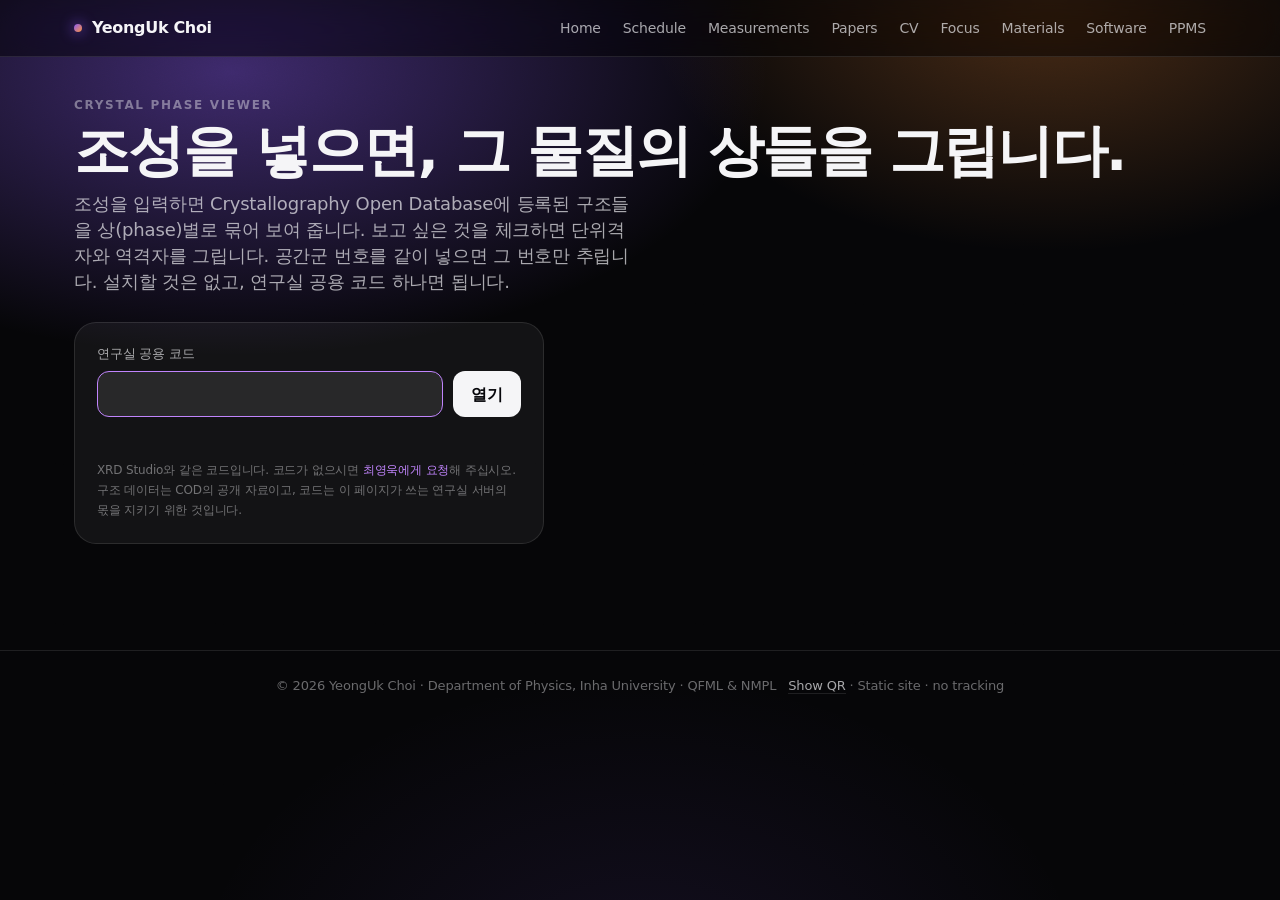
<file: phases.html>
<!doctype html>
<html lang="en">
<head>
<meta charset="utf-8">
<meta name="viewport" content="width=device-width, initial-scale=1, viewport-fit=cover">
<title>Crystal Phase Viewer — YeongUk Choi</title>
<meta name="theme-color" content="#050507">
<meta name="robots" content="noindex, nofollow">
<meta name="description" content="Type a composition, pick phases from the Crystallography Open Database, and draw their unit cells and reciprocal lattices side by side or in one frame.">
<link rel="canonical" href="https://yeonguk-choi.github.io/phases.html">
<meta property="og:type" content="website">
<meta property="og:site_name" content="YeongUk Choi">
<meta property="og:title" content="Crystal Phase Viewer — YeongUk Choi">
<meta property="og:description" content="Composition in, COD phases out: unit cells and reciprocal lattices, up to ten at a time.">
<meta property="og:url" content="https://yeonguk-choi.github.io/phases.html">
<meta property="og:image" content="https://yeonguk-choi.github.io/assets/img/og.jpg">
<meta name="twitter:card" content="summary_large_image">
<link rel="stylesheet" href="assets/css/site.css">
<link rel="stylesheet" href="assets/css/phases.css">
<script src="data/profile.js"></script>
<script src="assets/js/site.js"></script>
<script src="data/phases.js"></script>
<script src="assets/js/phase-core.js"></script>
<script src="assets/js/phases.js"></script>
<script src="assets/js/phase-gate.js"></script>
</head>
<body data-page="phases">
<div class="bg-glow"></div><div class="bg-noise"></div>
<nav class="nav"><div class="wrap">
  <a class="brand" href="index.html"><span class="dot"></span><span data-profile="name">UK</span></a>
  <div class="nav-links"><a href="index.html" data-page="home">Home</a><a href="schedule.html" data-page="schedule">Schedule</a><a href="measurements.html" data-page="measurements">Measurements</a><a href="publications.html" data-page="publications">Papers</a><a href="cv.html" data-page="cv">CV</a><a href="focus.html" data-page="focus">Focus</a><a href="materials.html" data-page="materials">Materials</a><a href="software.html" data-page="software">Software</a><a href="ppms.html" data-page="ppms">PPMS</a></div>
  <a class="nav-menu" href="index.html">Menu</a>
</div></nav>
<main><div class="wrap">

<div class="eyebrow">Crystal Phase Viewer</div>
<h1 class="page">조성을 넣으면, 그 물질의 상들을 그립니다.</h1>
<p class="lede">조성을 입력하면 <a href="https://www.crystallography.net/cod/" target="_blank" rel="noreferrer">Crystallography Open Database</a>에 등록된 구조들을 상(phase)별로 묶어 보여 줍니다. 보고 싶은 것을 체크하면 단위격자와 역격자를 그립니다. 공간군 번호를 같이 넣으면 그 번호만 추립니다. 설치할 것은 없고, 연구실 공용 코드 하나면 됩니다.</p>

<section id="pv-gate" class="pv-gate" hidden>
  <form id="pv-gate-form" class="pv-gate-form" autocomplete="off">
    <label for="pv-code">연구실 공용 코드</label>
    <div class="pv-gate-row">
      <input id="pv-code" type="password" autocomplete="off" autocapitalize="none" spellcheck="false" required aria-describedby="pv-gate-status">
      <button type="submit" id="pv-gate-go">열기</button>
    </div>
  </form>
  <p id="pv-gate-status" class="pv-gate-status" role="status" aria-live="polite"></p>
  <p class="pv-gate-note">XRD Studio와 같은 코드입니다. 코드가 없으시면 <a href="mailto:aowlr8945@gmail.com?subject=Crystal%20Phase%20Viewer%20lab%20code">최영욱에게 요청</a>해 주십시오. 구조 데이터는 COD의 공개 자료이고, 코드는 이 페이지가 쓰는 연구실 서버의 몫을 지키기 위한 것입니다.</p>
  <noscript><p class="pv-gate-note">JavaScript를 켜 주십시오.</p></noscript>
</section>

<div id="pv-app" hidden>
<form id="pv-form" class="pv-form" autocomplete="off">
  <input id="pv-input" type="text" placeholder="VO2" aria-label="조성" spellcheck="false">
  <input id="pv-sg" type="text" class="pv-sg-input" placeholder="공간군 번호 (선택)" aria-label="공간군 번호 (1–230, 선택)" inputmode="numeric" spellcheck="false">
  <button type="submit">상 찾기</button>
  <span class="pv-have-label">지금 받아 둔 조성: <span id="pv-have"></span></span>
</form>
<p id="pv-status" class="pv-status" role="status" aria-live="polite"></p>

<div class="pv-layout">
  <aside class="pv-side">
    <div class="pv-side-head"><span>구조 후보</span><span id="pv-count" class="pv-count">0 / 10</span></div>
    <div id="pv-list" class="pv-list"></div>
    <p class="pv-note">COD는 논문 한 편을 레코드 하나로 저장합니다. 같은 상을 여러 논문이 보고하면 하나로 묶고, 어느 보고를 쓸지 고를 수 있게 둡니다. 공간군이 같아도 격자가 다르면 다른 상으로 둡니다 — VO₂의 M2와 B가 둘 다 C2/m입니다.</p>
  </aside>
  <section class="pv-main">
    <div class="pv-toolbar">
      <div class="pv-seg"><button type="button" data-view="reciprocal" class="on">역공간</button><button type="button" data-view="real">실공간</button></div>
      <div class="pv-seg"><button type="button" data-mode="panels" class="on">나란히</button><button type="button" data-mode="overlay">겹쳐보기</button></div>
      <label class="pv-field"><span>단면</span>
        <select id="pv-section" class="pv-select" aria-label="역공간 단면">
          <option value="">3차원 (돌려 보기)</option>
          <option value="hk0">hk0 — a*b* 면</option>
          <option value="h0l">h0l — a*c* 면</option>
          <option value="0kl">0kl — b*c* 면</option>
        </select>
      </label>
      <button type="button" id="pv-paper" class="pv-btn">흰 배경</button>
      <button type="button" id="pv-reset" class="pv-btn">방향 초기화</button>
      <button type="button" id="pv-svg" class="pv-btn">SVG 저장</button>
      <button type="button" id="pv-png" class="pv-btn">PNG 저장</button>
      <button type="button" id="pv-lock" class="pv-btn">이용 종료</button>
    </div>
    <div id="pv-figure" class="pv-figure"></div>
    <div class="pv-legend">
      <p><b>역공간</b> — 점 하나가 회절 반사 하나입니다. 위치는 <i>h</i>a* + <i>k</i>b* + <i>l</i>c*, 크기는 구조인자의 세기입니다. 소광으로 사라지는 반사는 그리지 않습니다. 점 크기는 <b>원자번호만으로 계산한 상대값</b>이라 회절 강도 계산이 아닙니다 — 산란인자의 각도 의존성, 열진동, 편광, 흡수가 모두 빠져 있습니다.</p>
      <p><b>실공간</b> — 큰 구가 첫 원소(보통 양이온), 작은 회색 구가 나머지입니다. 3.3 Å 아래의 양이온–양이온 거리만 선으로 잇고, 3.0 Å 아래는 굵게 그립니다. VO₂에서 금속상과 절연상을 가르는 것이 바로 이 거리입니다.</p>
      <p><b>겹쳐보기</b>는 세 개까지입니다. CIF에는 격자만 있고 결정이 어느 방향으로 놓였는지는 없으므로, 기준 상의 격자 위에 다른 상을 올리는 정수 변환을 찾아 적용합니다. 찾은 변환과 어긋남을 그림 아래에 적습니다. <b>기하학적으로 맞는 배치를 제안하는 것이지, 군–부분군 관계를 증명하는 것이 아닙니다.</b></p>
      <p><b>단면</b>은 기준 상의 역격자 축 두 개가 만드는 면을 원점에서 자른 것으로, 역공간 지도(RSM)를 읽듯 평평하게 봅니다. 면에서 ±0.02 Å⁻¹ 안에 드는 반사만 그리므로, 겹쳐 놓은 다른 상의 점이 보인다면 그 점은 <b>실제로 이 영역(zone)에 있는 것</b>이지 멀리서 투영되어 겹쳐 보이는 것이 아닙니다. 단면에서는 그림을 돌릴 수 없습니다 — 면을 정면으로 봐야 면 안의 거리가 참값입니다.</p>
      <p class="pv-caveat">구조 데이터 출처: Crystallography Open Database (공개 자료). 각 후보의 COD 번호를 눌러 원 논문을 확인하십시오.</p>
    </div>
  </section>
</div>
</div>

</div></main>
<footer><div class="wrap" style="display:flex;justify-content:space-between;flex-wrap:wrap;gap:12px">
  <span>© <span data-year></span> <span data-profile="name">UK</span> · <span data-profile-aff></span></span>
  <span class="subtle"><a class="qr-link" href="assets/img/qr-site.svg" data-qr>Show QR</a> · Static site · no tracking</span>
</div></footer>
</body>
</html>
</file>
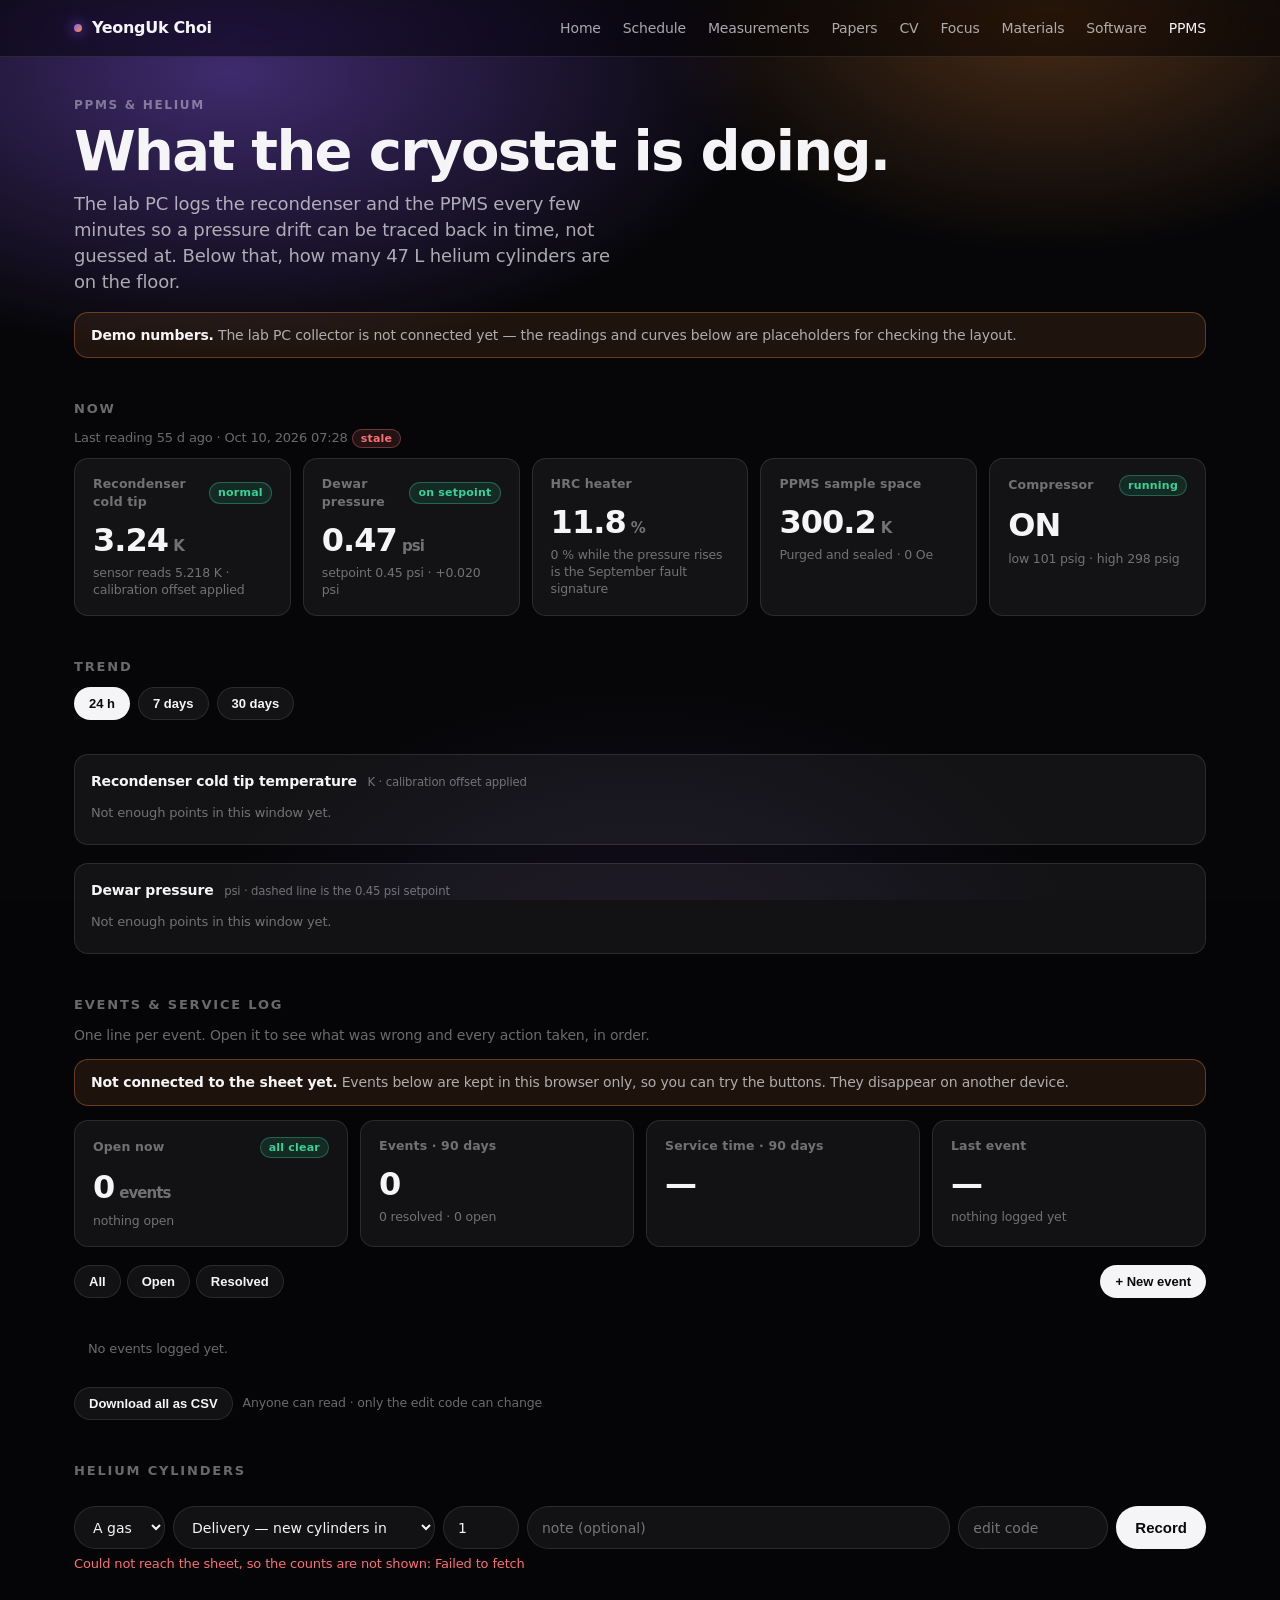
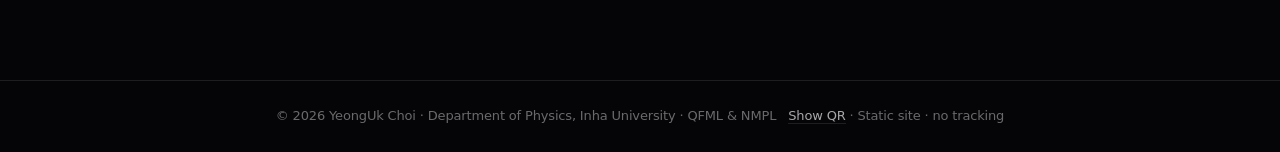
<file: ppms.html>
<!doctype html>
<html lang="en">
<head>
<meta charset="utf-8">
<meta name="viewport" content="width=device-width, initial-scale=1, viewport-fit=cover">
<title>PPMS — YeongUk Choi</title>
<meta name="theme-color" content="#050507">
<meta name="description" content="Live readout of the PPMS helium recondenser: cold-tip temperature, dewar pressure and heater power.">
<link rel="canonical" href="https://yeonguk-choi.github.io/ppms.html">
<meta property="og:type" content="website">
<meta property="og:site_name" content="YeongUk Choi">
<meta property="og:title" content="PPMS — YeongUk Choi">
<meta property="og:description" content="Live readout of the PPMS helium recondenser: cold-tip temperature, dewar pressure and heater power.">
<meta property="og:url" content="https://yeonguk-choi.github.io/ppms.html">
<meta property="og:image" content="https://yeonguk-choi.github.io/assets/img/og.jpg">
<meta property="og:image:width" content="1200">
<meta property="og:image:height" content="630">
<meta property="og:image:alt" content="YeongUk Choi — Department of Physics, Inha University">
<meta name="twitter:card" content="summary_large_image">
<meta name="robots" content="noindex">
<link rel="stylesheet" href="assets/css/site.css">
<script src="data/profile.js"></script>
<script src="data/ppms.js"></script>
<script src="assets/js/site.js"></script>
<script src="assets/js/ppms-live.js"></script>
<script src="assets/js/ppms.js"></script>
</head>
<body data-page="ppms">
<div class="bg-glow"></div><div class="bg-noise"></div>
<nav class="nav"><div class="wrap">
  <a class="brand" href="index.html"><span class="dot"></span><span data-profile="name">UK</span></a>
  <div class="nav-links"><a href="index.html" data-page="home">Home</a><a href="schedule.html" data-page="schedule">Schedule</a><a href="measurements.html" data-page="measurements">Measurements</a><a href="publications.html" data-page="publications">Papers</a><a href="cv.html" data-page="cv">CV</a><a href="focus.html" data-page="focus">Focus</a><a href="materials.html" data-page="materials">Materials</a><a href="software.html" data-page="software">Software</a><a href="ppms.html" data-page="ppms">PPMS</a></div>
  <a class="nav-menu" href="index.html">Menu</a>
</div></nav>
<main><div class="wrap">

<div class="eyebrow">PPMS &amp; Helium</div>
<h1 class="page">What the cryostat is doing.</h1>
<p class="lede">The lab PC logs the recondenser and the PPMS every few minutes so a pressure drift can be traced back in time, not guessed at. Below that, how many 47 L helium cylinders are on the floor.</p>

<div class="note-bar" id="ppms-banner" hidden><b>Demo numbers.</b> The lab PC collector is not connected yet — the readings and curves below are placeholders for checking the layout.</div>

<h2 class="sec">Now</h2>
<div class="subtle" id="ppms-updated"></div>
<div class="pgrid" id="ppms-status"></div>

<h2 class="sec">Trend</h2>
<div class="winbar"><button class="btn small" data-win="24">24 h</button><button class="btn small" data-win="168">7 days</button><button class="btn small" data-win="720">30 days</button></div>
<div class="subtle trend-note" id="trend-note"></div>
<figure class="chart-fig">
  <figcaption>Recondenser cold tip temperature <small>K · calibration offset applied</small></figcaption>
  <div class="chart-host" id="chart-temp"></div>
</figure>
<figure class="chart-fig">
  <figcaption>Dewar pressure <small>psi · dashed line is the 0.45 psi setpoint</small></figcaption>
  <div class="chart-host" id="chart-psi"></div>
</figure>

<section id="ev-section">
<h2 class="sec">Events &amp; service log</h2>
<p class="subtle ev-lede">One line per event. Open it to see what was wrong and every action taken, in order.</p>
<div class="note-bar" id="ev-offline" hidden><b>Not connected to the sheet yet.</b> Events below are kept in this browser only, so you can try the buttons. They disappear on another device.</div>

<div id="ev-list-view">
  <div class="pgrid" id="ev-summary"></div>
  <div class="ev-head">
    <div class="ev-filter"><button class="btn small on" data-filter="all">All</button><button class="btn small" data-filter="open">Open</button><button class="btn small" data-filter="resolved">Resolved</button></div>
    <button class="btn small primary" id="ev-new">+ New event</button>
  </div>
  <form class="ev-form" id="ev-new-form" hidden>
    <div class="ev-row">
      <select id="ev-f-equip" aria-label="Equipment"></select>
      <input id="ev-f-equip-other" placeholder="equipment" aria-label="Equipment name" hidden>
      <input id="ev-f-who" placeholder="initials — C.Y.U" aria-label="Your initials" autocomplete="off">
    </div>
    <div class="ev-when">
      <label for="ev-f-opened">From</label><input id="ev-f-opened" type="datetime-local">
      <label for="ev-f-closed">To</label><input id="ev-f-closed" type="datetime-local">
      <span class="subtle ev-note">leave <b>To</b> empty while it is still going on</span>
    </div>
    <input id="ev-f-title" placeholder="one-line title — what happened" aria-label="Title">
    <textarea id="ev-f-issue" rows="3" placeholder="the issue: what you saw, what is wrong (optional)" aria-label="Issue"></textarea>
    <label class="ev-check"><input type="checkbox" id="ev-f-readings" checked><span id="ev-f-readings-label"> attach the readings showing right now</span></label>
    <div class="ev-acts-head"><span>Actions, in order</span><button type="button" class="btn small" id="ev-f-addact">+ Add line</button></div>
    <div id="ev-f-acts"></div>
    <textarea id="ev-f-outcome" rows="2" placeholder="outcome — what it turned out to be (only if it is finished)" aria-label="Outcome"></textarea>
    <div class="ev-row">
      <input id="ev-f-code" type="password" placeholder="edit code" autocomplete="current-password" aria-label="Edit code">
      <button class="btn primary" type="submit" id="ev-f-save">Save event</button>
      <button class="btn" type="button" id="ev-cancel">Cancel</button>
    </div>
  </form>
  <div class="he-msg" id="ev-msg"></div>
  <ul class="ev-list" id="ev-list"></ul>
  <div class="ev-foot"><button class="btn small" id="ev-more" hidden></button><button class="btn small" id="ev-csv">Download all as CSV</button><span class="subtle ev-hint">Anyone can read · only the edit code can change</span></div>
</div>

<div id="ev-detail-view" hidden></div>
</section>

<h2 class="sec">Helium cylinders</h2>
<div class="note-bar" id="he-offline" hidden><b>Not connected to the sheet yet.</b> Entries below are kept in this browser only, so you can try the buttons. They disappear on another device.</div>
<div class="he-grid" id="he-stock"></div>

<form class="he-form" id="he-form">
  <select id="he-sup-sel" aria-label="Supplier"></select>
  <select id="he-act" aria-label="What happened"></select>
  <input id="he-qty" type="number" min="1" value="1" aria-label="How many cylinders">
  <input id="he-note" type="text" placeholder="note (optional)" aria-label="Note">
  <input id="he-code" type="password" placeholder="edit code" autocomplete="current-password" aria-label="Edit code">
  <button class="btn primary" id="he-save" type="submit">Record</button>
</form>
<div class="he-msg" id="he-msg"></div>
<ul class="he-log" id="he-log"></ul>

</div></main>
<div id="ev-print" aria-hidden="true"></div>
<footer><div class="wrap" style="display:flex;justify-content:space-between;flex-wrap:wrap;gap:12px">
  <span>© <span data-year></span> <span data-profile="name">UK</span> · <span data-profile-aff></span></span>
  <span class="subtle"><a class="qr-link" href="assets/img/qr-site.svg" data-qr>Show QR</a> · Static site · no tracking</span>
</div></footer>
</body>
</html>
</file>
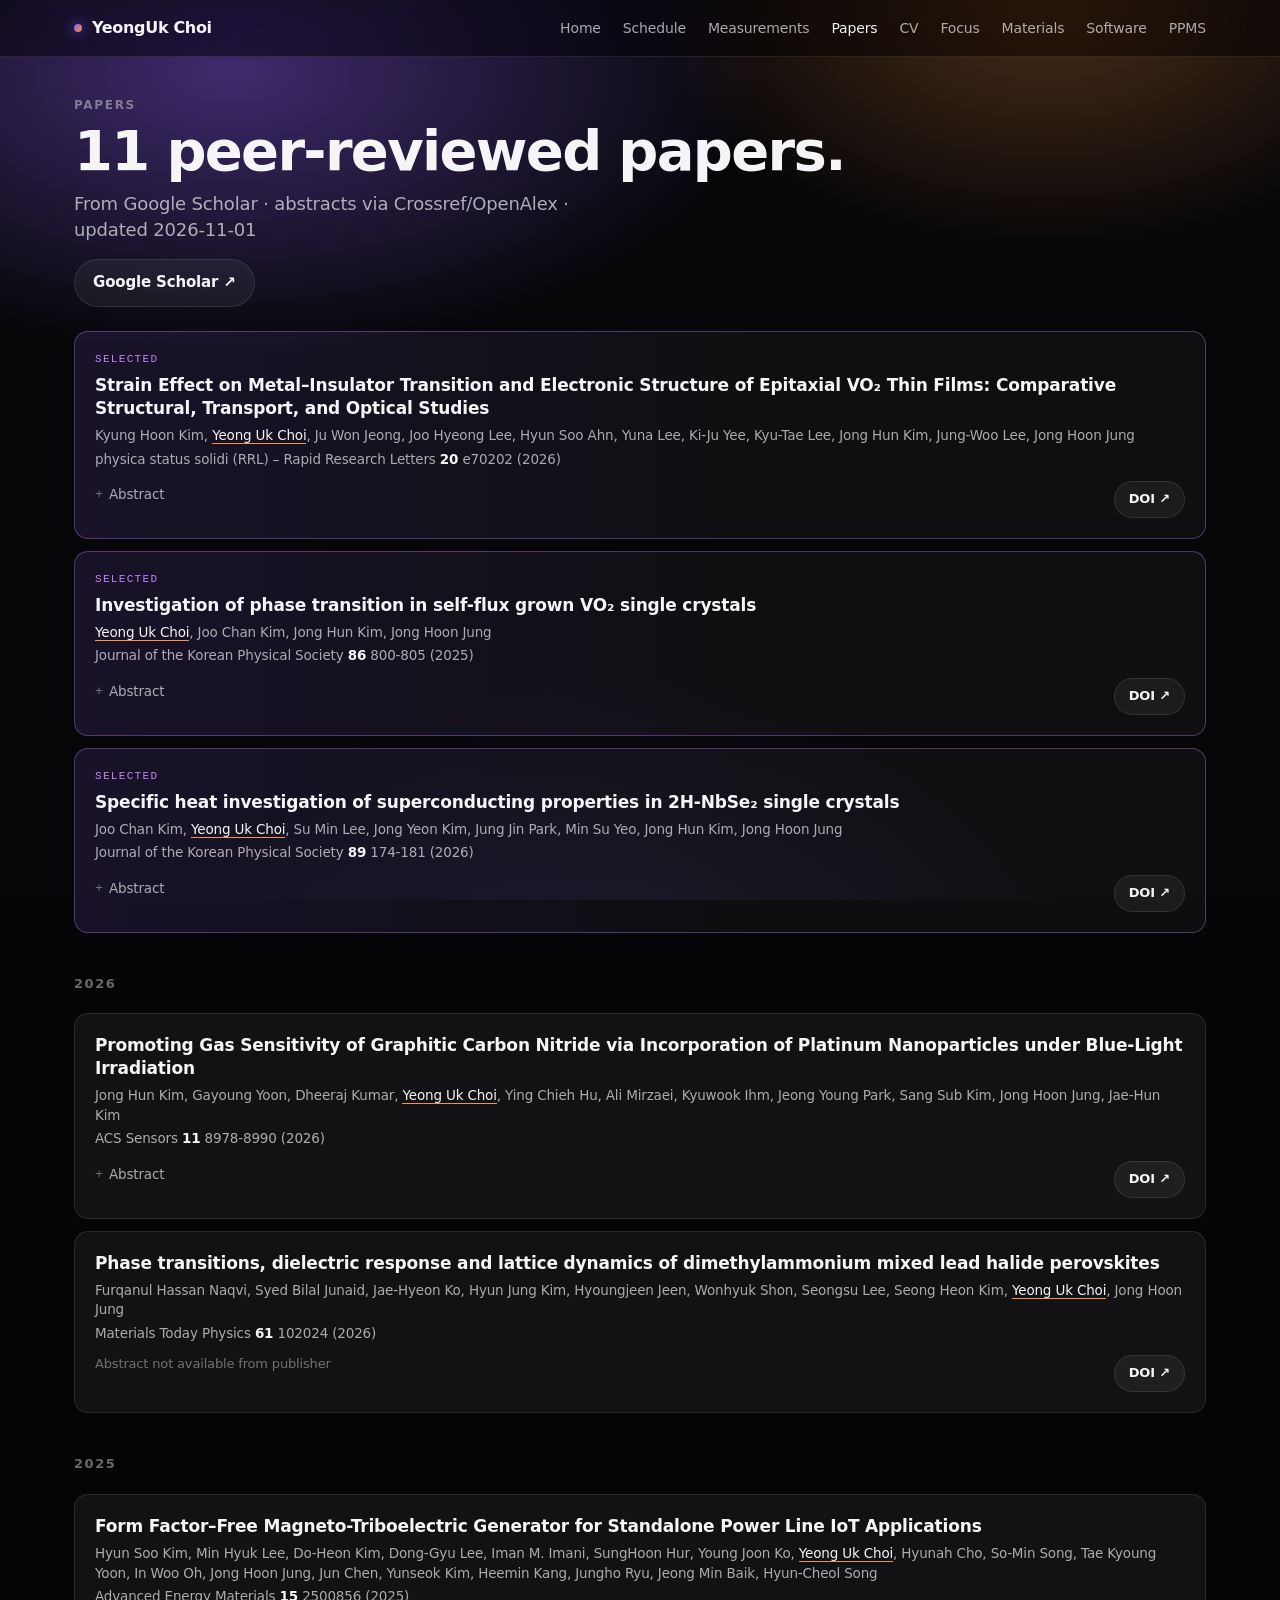
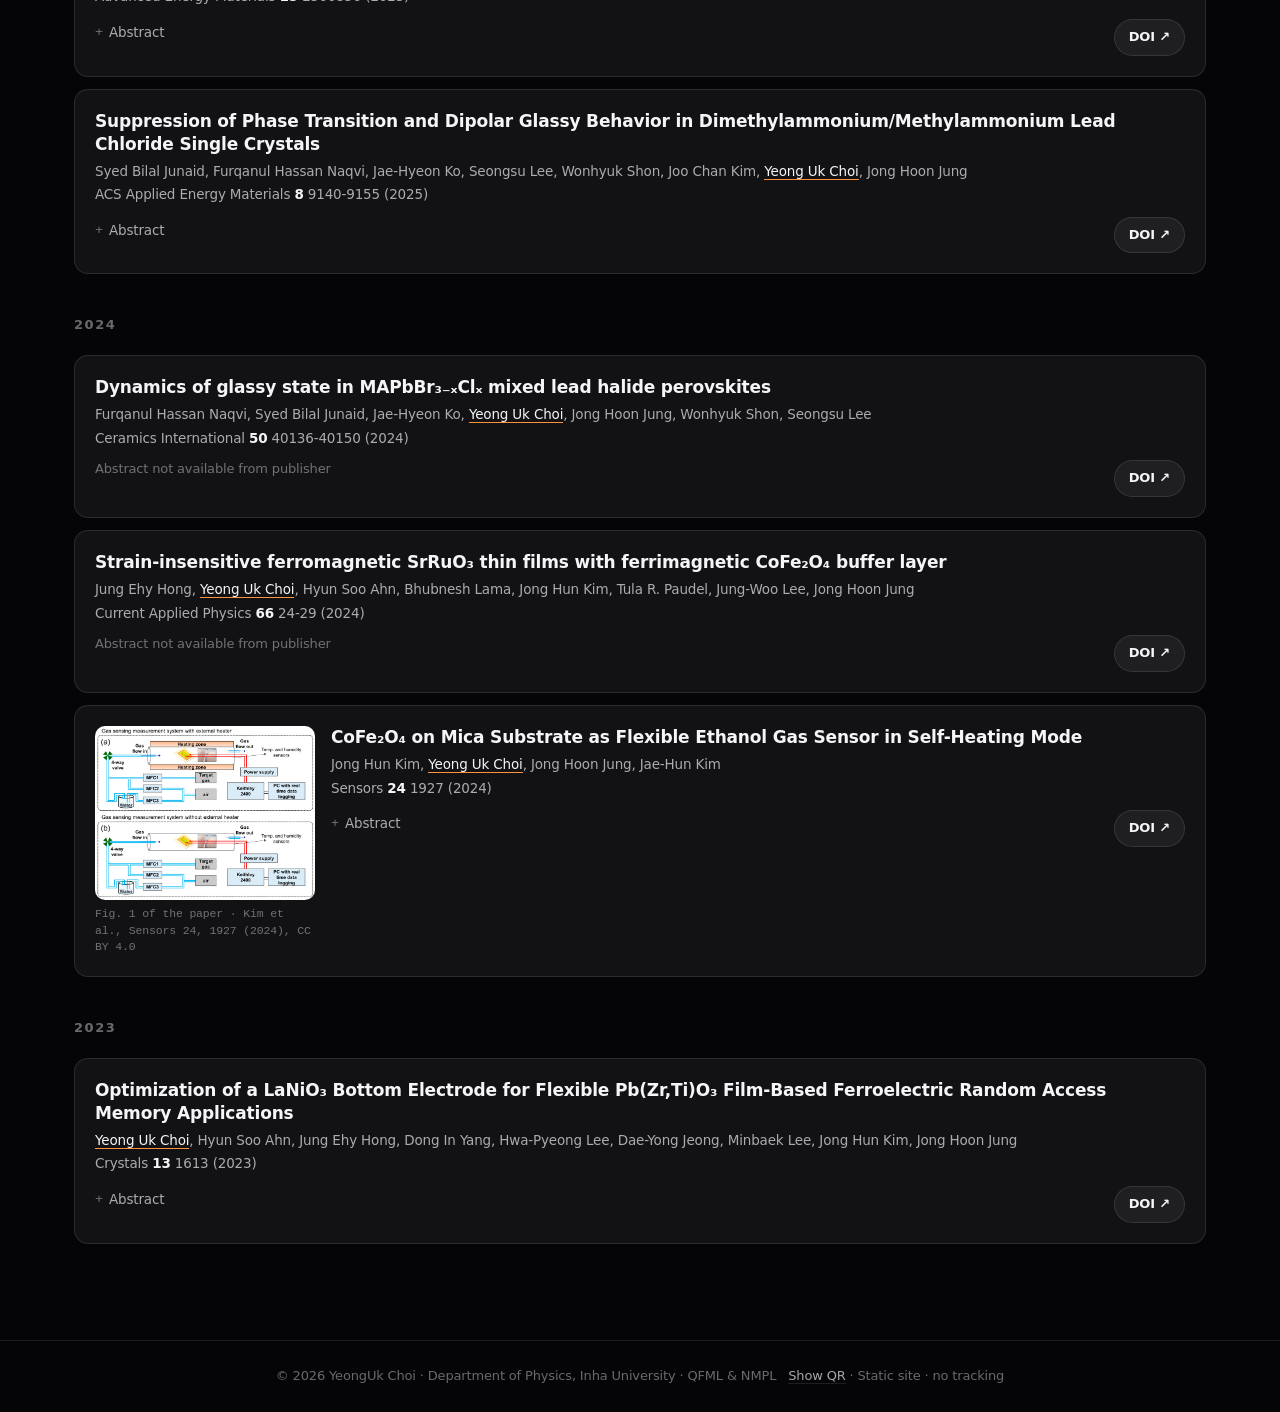
<file: publications.html>
<!doctype html>
<html lang="en">
<head>
<meta charset="utf-8">
<meta name="viewport" content="width=device-width, initial-scale=1, viewport-fit=cover">
<title>Papers — YeongUk Choi</title>
<meta name="theme-color" content="#050507">
<meta name="description" content="Published papers by YeongUk Choi, Department of Physics, Inha University.">
<link rel="canonical" href="https://yeonguk-choi.github.io/publications.html">
<meta property="og:type" content="website">
<meta property="og:site_name" content="YeongUk Choi">
<meta property="og:title" content="Papers — YeongUk Choi">
<meta property="og:description" content="Published papers by YeongUk Choi, Department of Physics, Inha University.">
<meta property="og:url" content="https://yeonguk-choi.github.io/publications.html">
<meta property="og:image" content="https://yeonguk-choi.github.io/assets/img/og.jpg">
<meta property="og:image:width" content="1200">
<meta property="og:image:height" content="630">
<meta property="og:image:alt" content="YeongUk Choi — Department of Physics, Inha University">
<meta name="twitter:card" content="summary_large_image">
<link rel="stylesheet" href="assets/css/site.css">
<script src="data/profile.js"></script>
<script src="data/materials.js"></script>
<script src="data/measurements.js"></script>
<script src="data/focus.js"></script>
<script src="data/publications.js"></script>
<script src="assets/js/site.js"></script>

</head>
<body data-page="publications">
<div class="bg-glow"></div><div class="bg-noise"></div>
<nav class="nav"><div class="wrap">
  <a class="brand" href="index.html"><span class="dot"></span><span data-profile="name">UK</span></a>
  <div class="nav-links"><a href="index.html" data-page="home">Home</a><a href="schedule.html" data-page="schedule">Schedule</a><a href="measurements.html" data-page="measurements">Measurements</a><a href="publications.html" data-page="publications">Papers</a><a href="cv.html" data-page="cv">CV</a><a href="focus.html" data-page="focus">Focus</a><a href="materials.html" data-page="materials">Materials</a><a href="software.html" data-page="software">Software</a><a href="ppms.html" data-page="ppms">PPMS</a></div>
  <a class="nav-menu" href="index.html">Menu</a>
</div></nav>
<main><div class="wrap">

<div class="eyebrow">Papers</div>
<h1 class="page"><span id="pub-count">—</span> peer-reviewed papers.</h1>
<p class="lede" id="pub-src"></p>
<div class="actions" id="pub-links"></div>
<div class="list" id="pub-list"></div>

</div></main>
<footer><div class="wrap" style="display:flex;justify-content:space-between;flex-wrap:wrap;gap:12px">
  <span>© <span data-year></span> <span data-profile="name">UK</span> · <span data-profile-aff></span></span>
  <span class="subtle"><a class="qr-link" href="assets/img/qr-site.svg" data-qr>Show QR</a> · Static site · no tracking</span>
</div></footer>
</body>
</html>
</file>
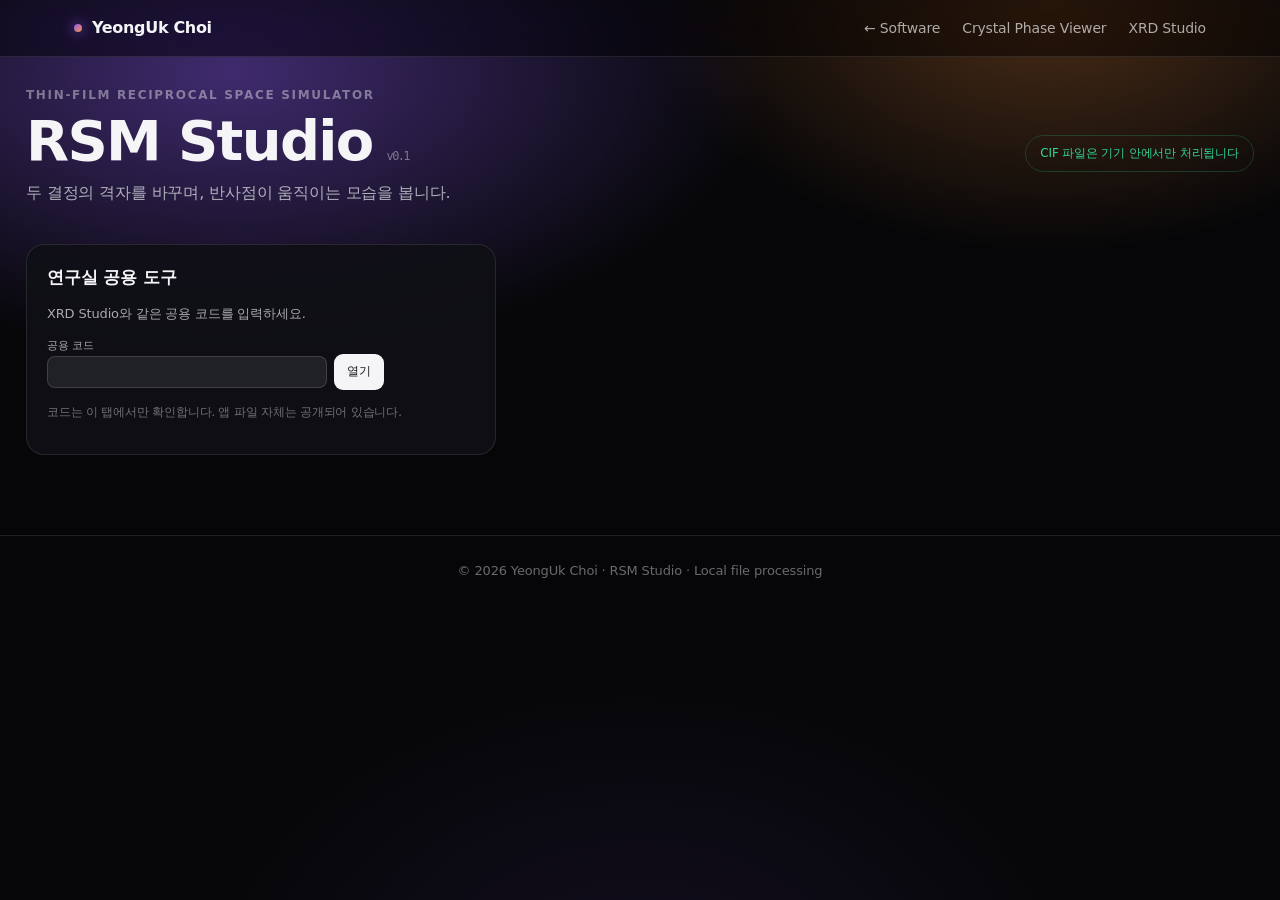
<file: rsm.html>
<!doctype html>
<html lang="ko">
<head>
<meta charset="utf-8"><meta name="viewport" content="width=device-width, initial-scale=1">
<title>RSM Studio — YeongUk Choi</title>
<meta name="description" content="기판과 박막 CIF로 면외·면내 역격자 지도를 계산하고 격자, 배향, 파장을 조절합니다.">
<meta name="robots" content="noindex, nofollow"><meta name="theme-color" content="#050507">
<link rel="canonical" href="https://yeonguk-choi.github.io/rsm.html">
<link rel="stylesheet" href="assets/css/site.css"><link rel="stylesheet" href="assets/css/rsm.css">
<script src="data/profile.js"></script><script src="data/phases.js"></script><script src="data/rsm.js"></script>
<script src="assets/js/site.js"></script><script src="assets/js/phase-core.js"></script>
<script src="assets/js/rsm-cif.js"></script><script src="assets/js/rsm-factors.js"></script>
<script src="assets/js/rsm-core.js"></script><script src="data/rsm-examples.js"></script>
<script defer src="assets/js/rsm.js"></script><script defer src="assets/js/rsm-gate.js"></script>
</head>
<body data-page="software">
<div class="bg-glow"></div><div class="bg-noise"></div>
<nav class="nav"><div class="wrap"><a class="brand" href="index.html"><span class="dot"></span>YeongUk Choi</a><div class="nav-links"><a href="software.html">← Software</a><a href="phases.html">Crystal Phase Viewer</a><a href="xrd-studio.html">XRD Studio</a></div></div></nav>
<main class="rsm-wrap">
<header class="rsm-heading"><div><div class="eyebrow">Thin-film reciprocal space simulator</div><h1 class="page">RSM Studio<span class="rsm-version">v0.1</span></h1><p class="lede">두 결정의 격자를 바꾸며, 반사점이 움직이는 모습을 봅니다.</p></div><span class="rsm-badge">CIF 파일은 기기 안에서만 처리됩니다</span></header>
<section id="rsm-gate" class="rsm-panel" hidden><h2>연구실 공용 도구</h2><p>XRD Studio와 같은 공용 코드를 입력하세요.</p><form id="gate-form"><label for="gate-code">공용 코드</label><div class="rsm-actions"><input id="gate-code" type="password" autocomplete="off" required><button class="rsm-primary" id="gate-submit">열기</button></div></form><p id="gate-status" role="status"></p><p class="rsm-note">코드는 이 탭에서만 확인합니다. 앱 파일 자체는 공개되어 있습니다.</p></section>
<div id="rsm-app" hidden>
<div class="rsm-topbar"><div class="rsm-actions"><button id="demo">예제 불러오기</button><button id="save-session">설정 저장</button><label class="rsm-file-btn">설정 열기<input type="file" id="load-session" accept=".json,application/json"></label></div><div class="rsm-actions"><span id="data-origin" class="rsm-note"></span><button id="end-session">세션 종료</button></div></div>
<div class="rsm-layout">
<aside class="rsm-controls" aria-label="시료와 계산 설정">
<section class="rsm-panel" id="substrate-panel"><h2><i class="layer-dot substrate"></i>기판 <small>Substrate</small></h2><div id="substrate-inputs"></div></section>
<section class="rsm-panel" id="film-panel"><h2><i class="layer-dot film"></i>박막 <small>Film</small></h2><div id="film-inputs"></div></section>
<details class="rsm-panel" open><summary>면내 변형 · Strain</summary><p class="rsm-note">입방 기준 셀, (001)/[100] cube-on-cube 전용 등방 탄성 근사.</p><div class="rsm-grid2"><label>완화도 R<input id="relaxation" type="number" min="0" max="1" step="0.01" value="1"></label><label>푸아송비 ν<input id="poisson" type="number" min="0" max="0.49" step="0.01" value="0.3"></label></div><input aria-label="완화도 슬라이더" id="relax-slider" type="range" min="0" max="1" step="0.01" value="1"><button id="apply-strain">변형 적용</button><p id="strain-status" class="rsm-note">직접 격자 모드 · R을 적용하지 않았습니다.</p></details>
<details class="rsm-panel" open><summary>장비 · Instrument</summary><div class="rsm-grid2"><label>파장 λ (Å)<input id="lambda" type="number" min="0.1" max="3" step="0.000001" value="1.540593"></label><label>에너지 (keV)<input id="energy-input" type="number" min="4.132807" max="123.984199" step="0.001" value="8.047824"></label><label>최대 2θ (°)<input id="two-theta" type="number" min="1" max="179.9" step="1" value="160"></label></div><p id="energy" class="rsm-note"></p><div class="rsm-grid2"><label>면내 σq (Å⁻¹)<input id="sigma-x" type="number" min="0.000001" max="0.1" step="0.0001" value="0.001"></label><label>면외 σq (Å⁻¹)<input id="sigma-z" type="number" min="0.000001" max="0.1" step="0.0001" value="0.001"></label></div><label class="rsm-check"><input id="mask" type="checkbox" checked>면외 반사 기하 접근 영역 표시</label></details>
<details class="rsm-panel"><summary>계산 범위 · Calculation</summary><div class="rsm-grid2"><label>최대 |h,k,l|<input id="max-index" type="number" min="1" max="12" step="1" value="6"></label><label>최대 |q| (Å⁻¹)<input id="qmax" type="number" min="0.05" max="3.99" step="0.05" value="1.3"></label><label>표시 임계값 (%)<input id="threshold" type="number" min="0" max="100" step="0.1" value="0.4"></label><label>지도 해상도<select id="resolution"><option value="360">360 × 270</option><option value="600" selected>600 × 450</option></select></label></div><p class="rsm-note">임계값은 약한 반사를 숨기는 표시 기준입니다. 결정학적 소광과 구분합니다. 지수 범위 밖의 반사는 계산하지 않습니다.</p></details>
</aside>
<section class="rsm-output">
<div class="rsm-panel rsm-map-panel"><div class="rsm-map-head"><div><h2>Reciprocal space map</h2><p class="rsm-note">q = 1/d · 2π 없는 규약 · Gaussian 봉우리 근사</p></div><div class="rsm-actions"><select id="plane" aria-label="지도 단면"><option value="xz">면외 · qx–qz</option><option value="xy">면내 · qx–qy</option></select><select id="units" aria-label="축 단위"><option value="A">Å⁻¹</option><option value="nm">nm⁻¹</option><option value="rlu">기판 rlu · 축 정렬 셀</option></select></div></div>
<div class="rsm-plot-controls"><label>층<select id="display-layer"><option value="total">기판 + 박막</option><option value="film">박막만</option><option value="substrate">기판만</option></select></label><label>색상<select id="palette"><option value="heat">밝기 · inferno</option><option value="jet">관례 · jet</option></select></label><label>로그 범위<input id="decades" type="number" min="1" max="10" step="1" value="5"></label><label class="rsm-check"><input id="labels" type="checkbox" checked>hkl</label><button id="reset-view">전체 보기</button></div>
<div class="rsm-bounds"><label>q 가로 min<input id="xmin" type="number" step="0.01" value="-1.05"></label><label>q 가로 max<input id="xmax" type="number" step="0.01" value="1.05"></label><label>q 세로 min<input id="ymin" type="number" step="0.01" value="0"></label><label>q 세로 max<input id="ymax" type="number" step="0.01" value="1.25"></label><label id="slice-label">고정 qy (Å⁻¹)<input id="slice" type="number" step="0.001" value="0"></label></div>
<p id="plane-note" class="rsm-note">기판 표면 법선 = z. 선택한 면내 방향의 투영 = x.</p>
<p class="rsm-note">전체 보기에서는 반사의 위치를 찾고, 반사를 선택해 확대하면 봉우리 모양과 폭을 확인할 수 있습니다.</p>
<div class="rsm-figure" id="figure"><canvas id="map" width="900" height="700" aria-label="박막과 기판의 역격자 강도 지도"></canvas><div id="map-empty">두 CIF를 불러오거나 예제를 선택하세요.</div></div>
<p id="cursor" class="rsm-readout">지도의 반사점을 클릭하면 확대할 수 있습니다.</p><div class="rsm-legend"><span><i class="layer-dot substrate"></i>기판</span><span><i class="layer-dot film"></i>박막</span><span id="geometry-legend">면외 반사 기하 · 회색 = 접근 불가</span></div>
<p id="status" class="rsm-status" role="status" aria-live="polite"></p><div id="warnings" class="rsm-warnings"></div>
<div class="rsm-actions rsm-export"><button id="export-png" disabled>PNG</button><button id="export-svg" disabled>SVG</button><button id="export-grid" disabled>세기 격자 TXT</button><button id="export-csv" disabled>반사표 CSV</button></div>
</div>
<div class="rsm-detail-grid"><section class="rsm-panel"><h2>선택 반사</h2><p id="selection" class="rsm-note">지도 또는 아래 반사표에서 선택하세요.</p><label>확대 폭 (Å⁻¹)<input type="number" id="zoom-width" min="0.001" max="0.5" step="0.005" value="0.06"></label><button id="zoom" disabled>이 반사 확대</button><button id="pin" disabled>비교에 고정</button><div id="pins"></div></section><section class="rsm-panel"><h2>박막 두께 프로파일</h2><p class="rsm-note">균일 연속 박막의 이상적인 sinc² 단면. 장비 확장 전의 해석적 함수이며 위 Gaussian 지도와 구분합니다.</p><canvas id="profile" width="500" height="220" aria-label="박막 두께에 따른 해석적 간섭 프로파일"></canvas><p id="profile-info" class="rsm-note"></p></section></div>
<details class="rsm-panel" open><summary>반사표 <span id="reflection-count"></span></summary><div class="rsm-table-wrap"><table><thead><tr><th>층</th><th>h k l</th><th>qx</th><th>qy</th><th>qz</th><th>d (Å)</th><th>|F|²</th><th>2θ (°)</th><th>변이체</th></tr></thead><tbody id="reflections"></tbody></table></div><p class="rsm-note">좌표는 항상 Å⁻¹. 표에는 계산된 3D 반사도 포함되어, 현재 단면 밖의 반사를 확인할 수 있습니다.</p></details>
<details class="rsm-panel"><summary>계산 모델과 해석 범위</summary><p>두 CIF를 대칭 전개한 뒤 IT92 중성 원자산란인자와 등방 온도인자로 구조인자를 계산합니다. 기판·박막·변이체의 세기는 비간섭 합으로 더합니다. 층간 세기 배율은 사용자가 정하는 상대값입니다.</p><p>지도는 Gaussian 봉우리 근사입니다. 박막 두께와 면내 결맞음 길이, 반지름 방향 변형폭, 원호 방향 모자이크, 장비 폭을 합성합니다. 연속 박막의 sinc² 프린지는 별도의 두께 프로파일로 확인합니다. 넓은 지도에서 픽셀보다 좁은 봉우리는 픽셀 평균 근사로 표시하며, 정량 폭은 확대하여 확인하세요.</p><p>두께는 봉우리 폭을 바꾸며 3차원 적분 세기 가중치는 유지합니다. 조사 부피 증가나 두께에 따른 절대 세기 변화는 예측하지 않습니다. 틸트는 격자와 두께·결맞음 축을 함께 회전시킵니다. 평평한 박막 안에서 결정만 기울어진 모형과는 다릅니다.</p><p>CIF는 시료 배향을 지정하지 않습니다. 각 층의 표면 (hkl)과 면내 [uvw]를 직접 설정하세요. 격자값만 수정할 때 원자의 분율 좌표와 대칭 전개 위치는 유지되므로, 원자 재배열이나 다른 상으로의 전이는 자동 계산되지 않습니다.</p><p>편광·스캔 기하 세기 보정, 동역학 회절, 흡수, 굴절, 이상산란, Kα₂, 실측 피팅은 포함하지 않습니다. 기판 폭은 Darwin 폭이 아닙니다. 면내 지도는 고정 qz의 역격자 단면이며 GI 측정 접근성은 계산하지 않습니다. 검증 범위는 해석적·합성 기준입니다.</p><p class="rsm-note"><a href="https://gemmi.readthedocs.io/en/latest/scattering.html" target="_blank" rel="noopener">Gemmi / IT92 산란인자</a> · <a href="https://xrayutilities.sourceforge.io/simulations.html" target="_blank" rel="noopener">회절 모델 참고</a></p></details>
</section></div></div>
</main><footer><div class="wrap">© <span data-year></span> YeongUk Choi · RSM Studio · Local file processing</div></footer>
</body></html>
</file>
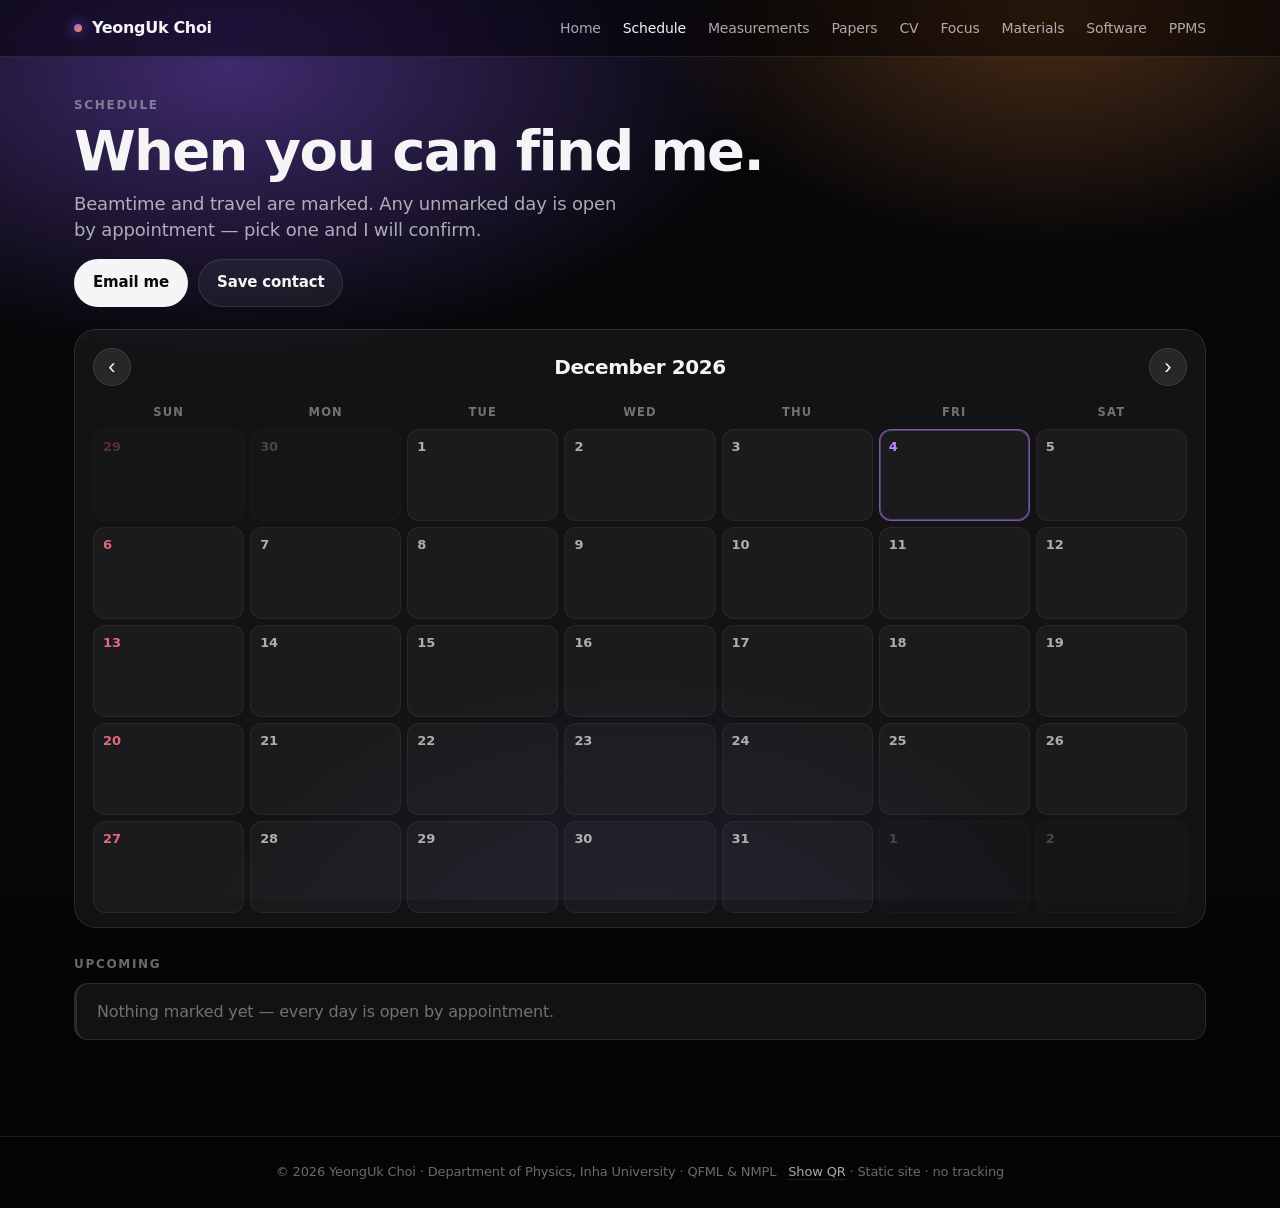
<file: schedule.html>
<!doctype html>
<html lang="en">
<head>
<meta charset="utf-8">
<meta name="viewport" content="width=device-width, initial-scale=1, viewport-fit=cover">
<title>Schedule — YeongUk Choi</title>
<meta name="theme-color" content="#050507">
<meta name="description" content="Beamtime, travel and open days — when you can find YeongUk Choi.">
<link rel="canonical" href="https://yeonguk-choi.github.io/schedule.html">
<meta property="og:type" content="website">
<meta property="og:site_name" content="YeongUk Choi">
<meta property="og:title" content="Schedule — YeongUk Choi">
<meta property="og:description" content="Beamtime, travel and open days — when you can find YeongUk Choi.">
<meta property="og:url" content="https://yeonguk-choi.github.io/schedule.html">
<meta property="og:image" content="https://yeonguk-choi.github.io/assets/img/og.jpg">
<meta property="og:image:width" content="1200">
<meta property="og:image:height" content="630">
<meta property="og:image:alt" content="YeongUk Choi — Department of Physics, Inha University">
<meta name="twitter:card" content="summary_large_image">
<link rel="stylesheet" href="assets/css/site.css">
<script src="data/profile.js"></script>
<script src="data/schedule.js"></script>
<script src="data/materials.js"></script>
<script src="data/measurements.js"></script>
<script src="data/focus.js"></script>
<script src="data/publications.js"></script>
<script src="assets/js/site.js"></script>

</head>
<body data-page="schedule">
<div class="bg-glow"></div><div class="bg-noise"></div>
<nav class="nav"><div class="wrap">
  <a class="brand" href="index.html"><span class="dot"></span><span data-profile="name">UK</span></a>
  <div class="nav-links"><a href="index.html" data-page="home">Home</a><a href="schedule.html" data-page="schedule">Schedule</a><a href="measurements.html" data-page="measurements">Measurements</a><a href="publications.html" data-page="publications">Papers</a><a href="cv.html" data-page="cv">CV</a><a href="focus.html" data-page="focus">Focus</a><a href="materials.html" data-page="materials">Materials</a><a href="software.html" data-page="software">Software</a><a href="ppms.html" data-page="ppms">PPMS</a></div>
  <a class="nav-menu" href="index.html">Menu</a>
</div></nav>
<main><div class="wrap">

<div class="eyebrow">Schedule</div>
<h1 class="page">When you can find me.</h1>
<p class="lede">Beamtime and travel are marked. Any unmarked day is open by appointment — pick one and I will confirm.</p>
<div class="actions"><a class="btn primary" data-mail href="#">Email me</a><a class="btn" href="contact.vcf" data-vcard>Save contact</a></div>
<section class="cal" id="cal" aria-label="Monthly calendar">
  <div class="cal-head">
    <button class="cal-nav" type="button" data-cal-prev aria-label="Previous month">‹</button>
    <div class="cal-title" id="cal-title"></div>
    <button class="cal-nav" type="button" data-cal-next aria-label="Next month">›</button>
  </div>
  <div class="cal-dow" id="cal-dow"></div>
  <div class="cal-grid" id="cal-grid"></div>
</section>
<div class="eyebrow" style="margin-top:28px">Upcoming</div>
<ul class="cal-list" id="cal-list"></ul>
<div class="embed" id="cal-embed" hidden><div><div style="font-weight:600;color:var(--fg-2)">Calendar embed</div><div class="subtle" style="margin-top:6px">Set <span class="mono">calendarEmbedUrl</span> in data/profile.js to a public free/busy Google Calendar URL.</div></div></div>

</div></main>
<footer><div class="wrap" style="display:flex;justify-content:space-between;flex-wrap:wrap;gap:12px">
  <span>© <span data-year></span> <span data-profile="name">UK</span> · <span data-profile-aff></span></span>
  <span class="subtle"><a class="qr-link" href="assets/img/qr-site.svg" data-qr>Show QR</a> · Static site · no tracking</span>
</div></footer>
</body>
</html>
</file>
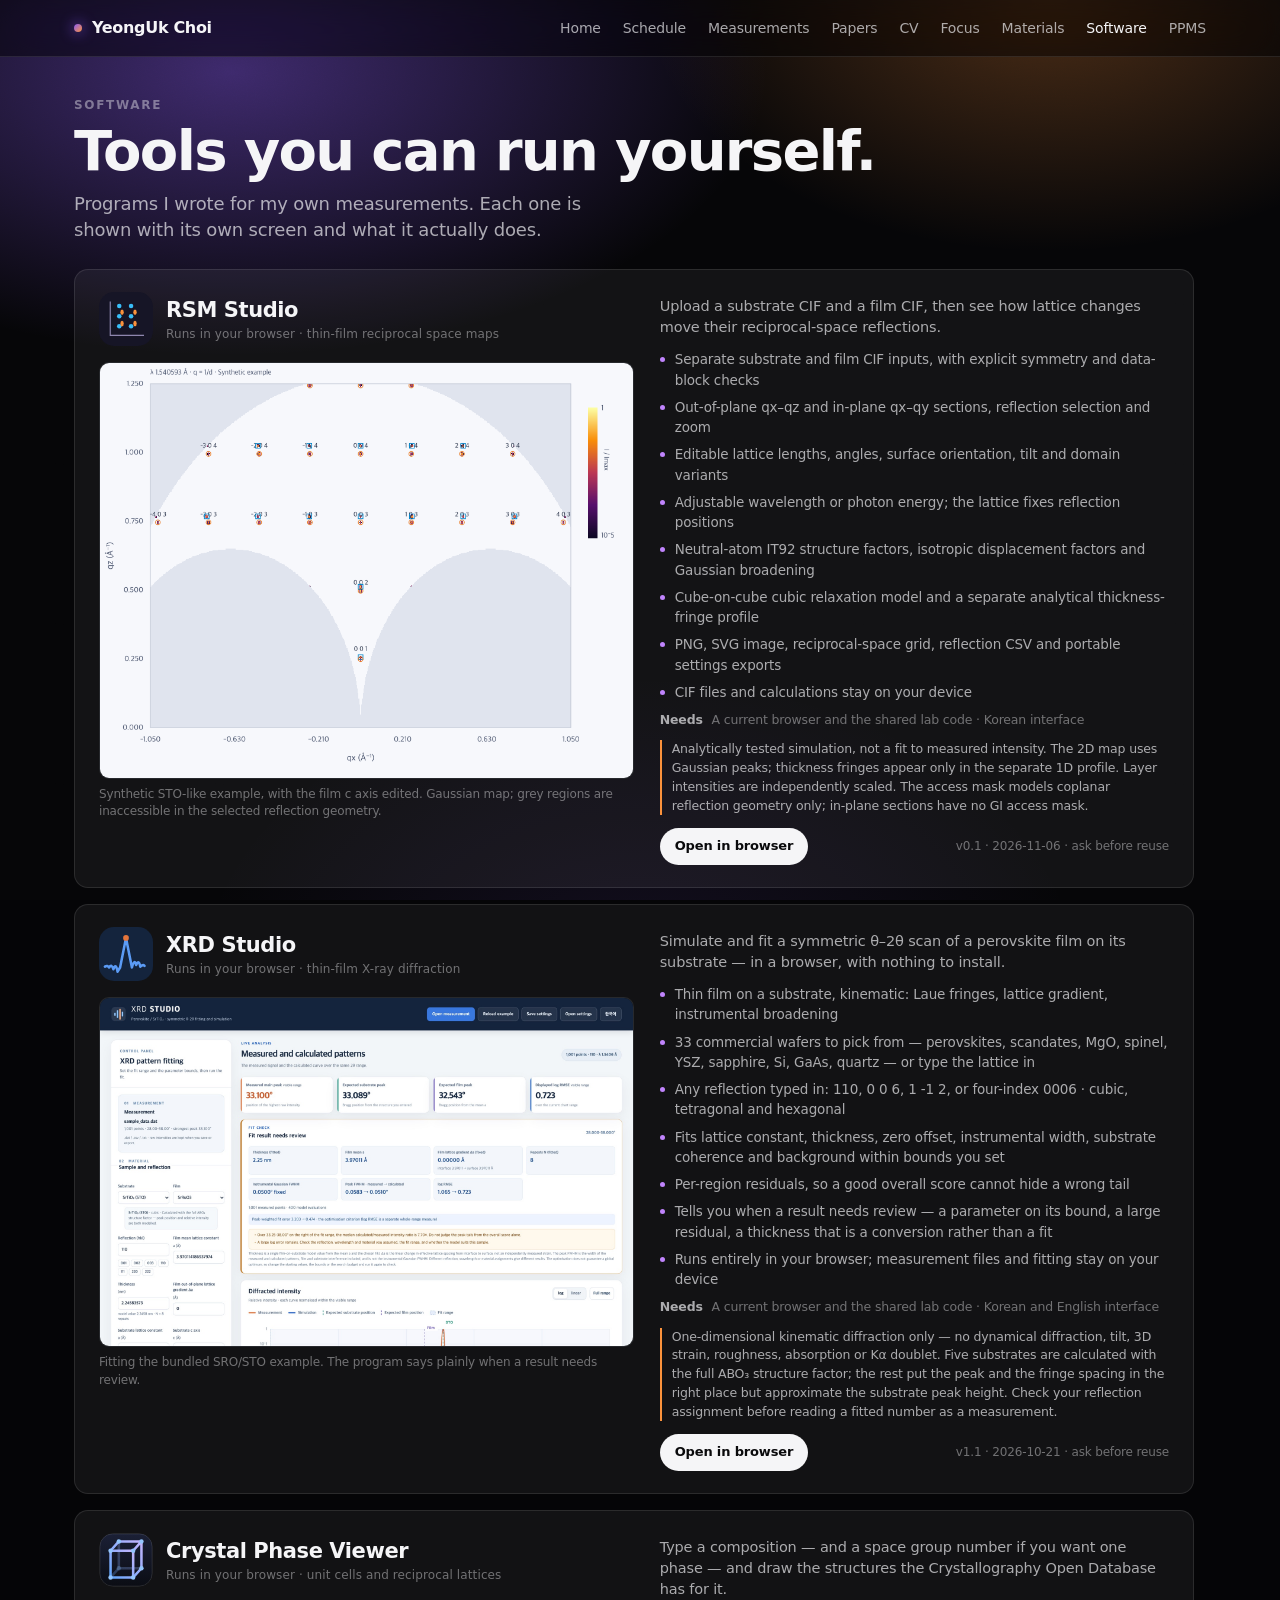
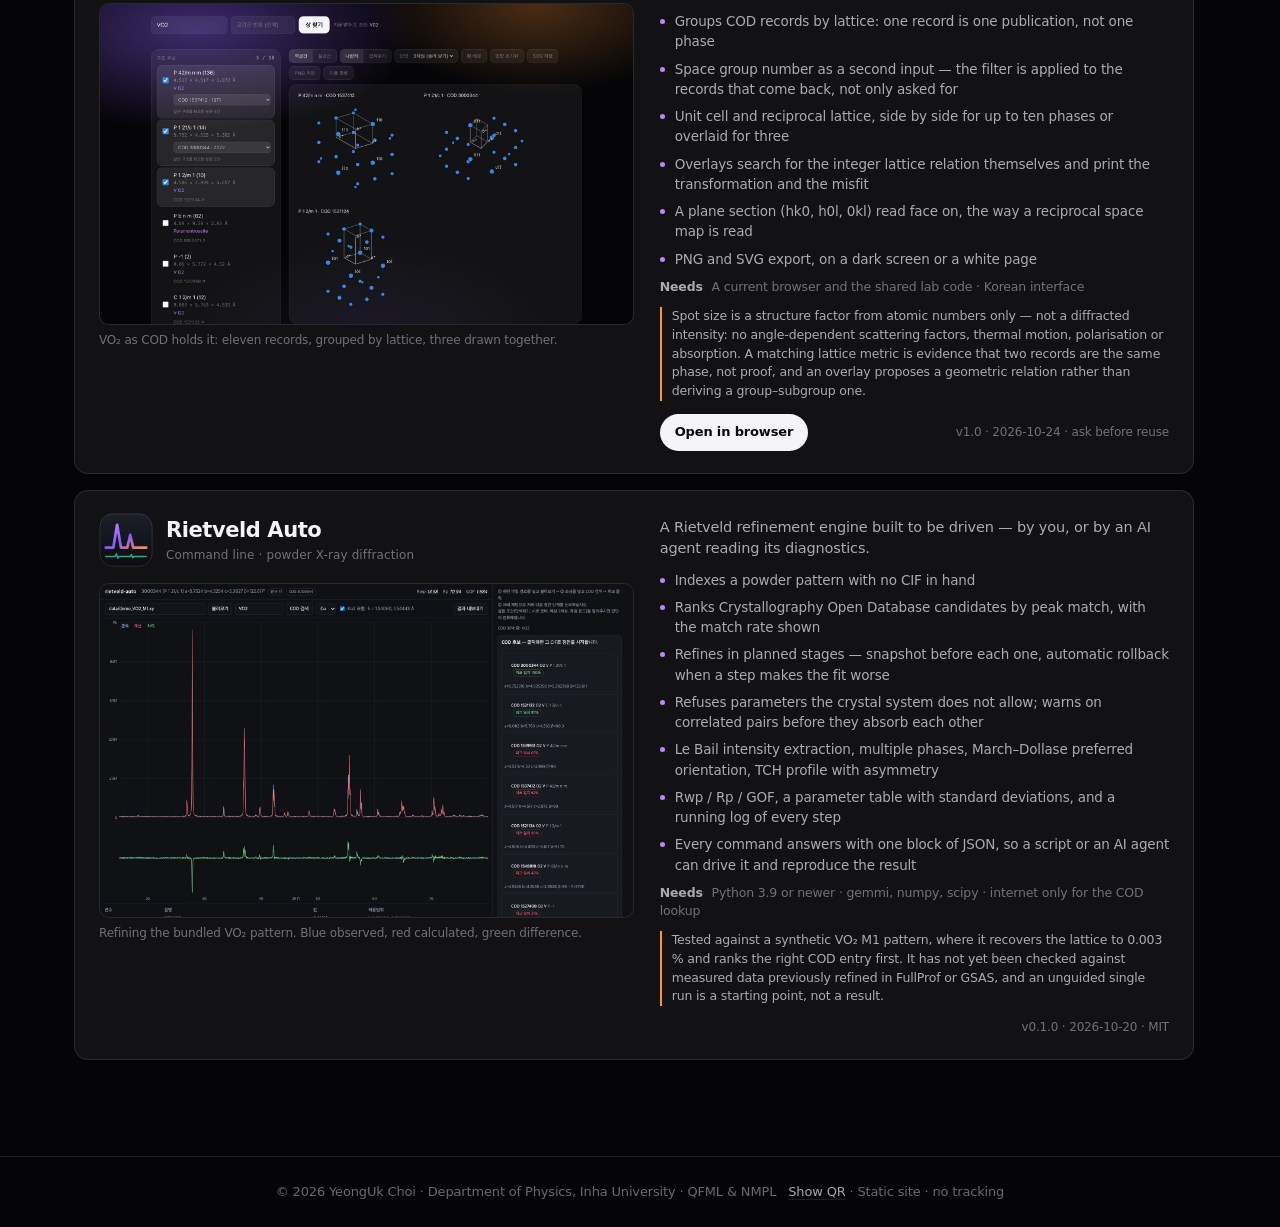
<file: software.html>
<!doctype html>
<html lang="en">
<head>
<meta charset="utf-8">
<meta name="viewport" content="width=device-width, initial-scale=1, viewport-fit=cover">
<title>Software — YeongUk Choi</title>
<meta name="theme-color" content="#050507">
<meta name="description" content="Programs written for measurement, instrument monitoring and data analysis, packaged so other labs can run them.">
<link rel="canonical" href="https://yeonguk-choi.github.io/software.html">
<meta property="og:type" content="website">
<meta property="og:site_name" content="YeongUk Choi">
<meta property="og:title" content="Software — YeongUk Choi">
<meta property="og:description" content="Programs written for measurement, instrument monitoring and data analysis, packaged so other labs can run them.">
<meta property="og:url" content="https://yeonguk-choi.github.io/software.html">
<meta property="og:image" content="https://yeonguk-choi.github.io/assets/img/og.jpg">
<meta property="og:image:width" content="1200">
<meta property="og:image:height" content="630">
<meta property="og:image:alt" content="YeongUk Choi — Department of Physics, Inha University">
<meta name="twitter:card" content="summary_large_image">
<link rel="stylesheet" href="assets/css/site.css">
<script src="data/profile.js"></script>
<script src="data/xrd.js"></script>
<script src="data/software.js"></script>
<script src="assets/js/site.js"></script>
<script src="assets/js/software.js"></script>
</head>
<body data-page="software">
<div class="bg-glow"></div><div class="bg-noise"></div>
<nav class="nav"><div class="wrap">
  <a class="brand" href="index.html"><span class="dot"></span><span data-profile="name">UK</span></a>
  <div class="nav-links"><a href="index.html" data-page="home">Home</a><a href="schedule.html" data-page="schedule">Schedule</a><a href="measurements.html" data-page="measurements">Measurements</a><a href="publications.html" data-page="publications">Papers</a><a href="cv.html" data-page="cv">CV</a><a href="focus.html" data-page="focus">Focus</a><a href="materials.html" data-page="materials">Materials</a><a href="software.html" data-page="software">Software</a><a href="ppms.html" data-page="ppms">PPMS</a></div>
  <a class="nav-menu" href="index.html">Menu</a>
</div></nav>
<main><div class="wrap">

<div class="eyebrow">Software</div>
<h1 class="page">Tools you can run yourself.</h1>
<p class="lede" id="sw-lede"></p>
<div class="sw-grid" id="sw-list"></div>

</div></main>
<footer><div class="wrap" style="display:flex;justify-content:space-between;flex-wrap:wrap;gap:12px">
  <span>© <span data-year></span> <span data-profile="name">UK</span> · <span data-profile-aff></span></span>
  <span class="subtle"><a class="qr-link" href="assets/img/qr-site.svg" data-qr>Show QR</a> · Static site · no tracking</span>
</div></footer>
</body>
</html>
</file>
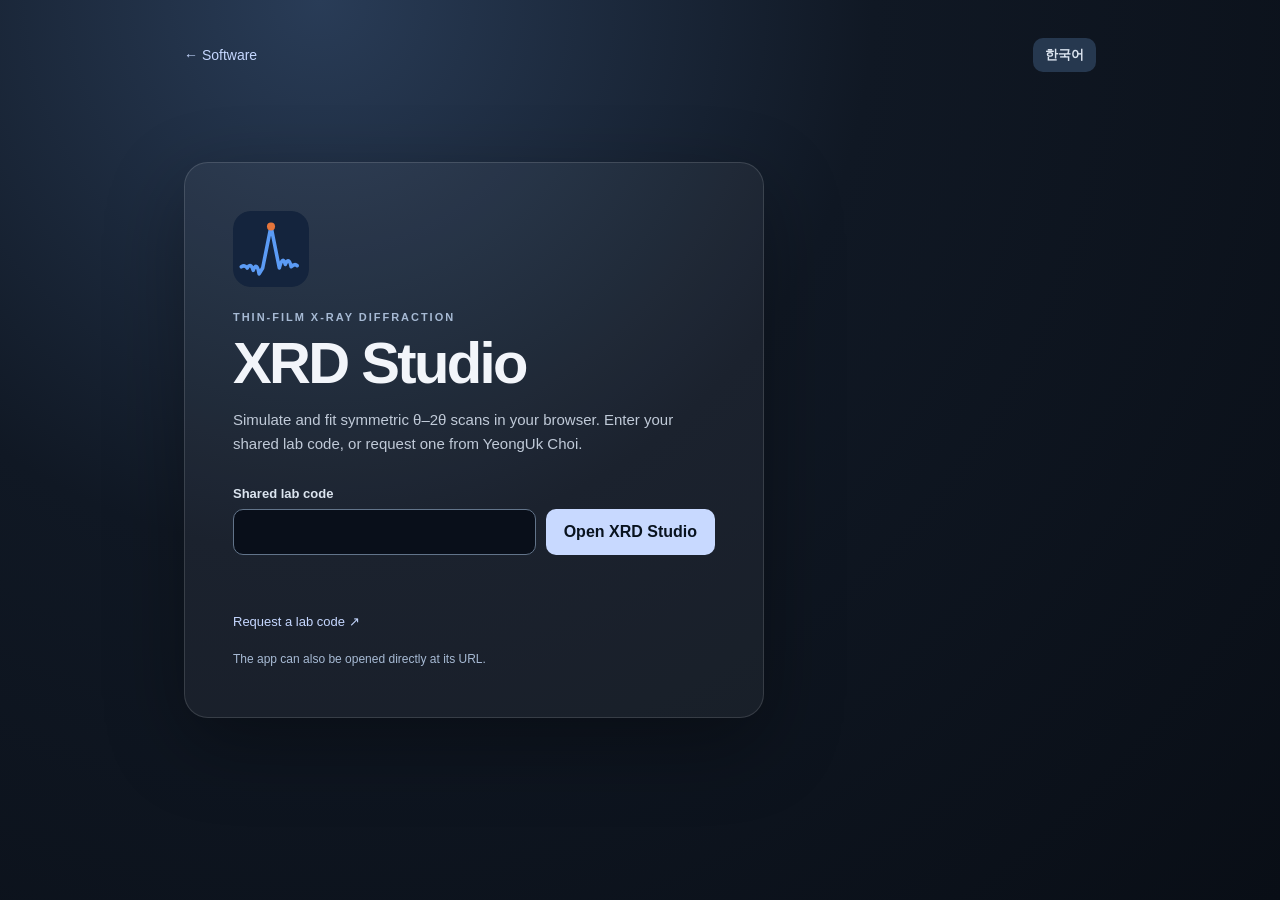
<file: xrd-studio.html>
<!doctype html>
<html lang="en">
<head>
<meta charset="utf-8">
<meta name="viewport" content="width=device-width, initial-scale=1, viewport-fit=cover">
<meta name="theme-color" content="#101824">
<meta name="robots" content="noindex, nofollow">
<title>XRD Studio — YeongUk Choi</title>
<link rel="icon" href="assets/img/software/xrd-studio-icon.svg" type="image/svg+xml">
<link rel="stylesheet" href="assets/css/xrd-gate.css">
<script src="data/ppms.js" defer></script>
<script src="data/xrd.js" defer></script>
<script src="assets/js/xrd-gate.js" defer></script>
</head>
<body>
<main id="gate" class="gate">
  <div class="gate-nav"><a class="back" href="software.html" data-text="back">← Software</a><button id="gate-language" type="button">한국어</button></div>
  <div class="gate-card">
    <img class="app-icon" src="assets/img/software/xrd-studio-icon.svg" alt="" width="76" height="76">
    <p class="eyebrow" data-text="eyebrow">THIN-FILM X-RAY DIFFRACTION</p>
    <h1>XRD Studio</h1>
    <p class="description" data-text="description">Simulate and fit symmetric θ–2θ scans in your browser. Enter your shared lab code, or request one from YeongUk Choi.</p>
    <form id="unlock-form">
      <label for="access-code" data-text="code">Shared lab code</label>
      <div class="form-row">
        <input id="access-code" type="password" autocomplete="off" autocapitalize="none" spellcheck="false" required aria-describedby="gate-status">
        <button id="unlock-button" type="submit" data-text="open">Open XRD Studio</button>
      </div>
    </form>
    <p id="gate-status" class="status" role="status" aria-live="polite"></p>
    <a class="request" href="mailto:aowlr8945@gmail.com?subject=XRD%20Studio%20lab%20code" data-text="request">Request a lab code ↗</a>
    <p class="access-note" data-text="accessNote">The app can also be opened directly at its URL.</p>
    <noscript><p>JavaScript is required. JavaScript를 켜 주세요.</p></noscript>
  </div>
</main>
<div id="workspace" class="workspace" hidden>
  <div class="workspace-bar">
    <a href="software.html" data-text="back">← Software</a>
    <span>XRD Studio</span>
    <button id="lock-button" type="button" data-text="lock">End session</button>
  </div>
  <iframe id="studio-frame" title="XRD Studio application" referrerpolicy="no-referrer"></iframe>
</div>
</body>
</html>
</file>
<file: assets/css/site.css>
/* ---------- Design tokens: Higgsfield grammar ---------- */
:root {
  --bg: #050507;
  --bg-2: #0b0b10;
  --fg: #f5f5f7;
  --fg-2: rgba(245,245,247,0.68);
  --fg-3: rgba(245,245,247,0.42);
  --line: rgba(255,255,255,0.10);
  --glass: rgba(255,255,255,0.055);
  --glass-2: rgba(255,255,255,0.085);
  --violet: #8b5cf6;
  --violet-2: #c084fc;
  --orange: #fb923c;
  --orange-2: #f97316;
  --green: #34d399;
  --slate: #94a3b8;
  --red: #f87171;
  --radius: 22px;
  --radius-sm: 14px;
  --max: 1180px;
  --font: -apple-system, BlinkMacSystemFont, "SF Pro Display", "SF Pro Text", Inter, "Apple SD Gothic Neo", "Noto Sans KR", system-ui, sans-serif;
  --mono: ui-monospace, "SF Mono", Menlo, monospace;
}
* { box-sizing: border-box; }
/* display:grid/flex on a component beats the UA [hidden] rule, so state it once here */
[hidden] { display: none !important; }
html { -webkit-text-size-adjust: 100%; }
body {
  margin: 0; background: var(--bg); color: var(--fg); font-family: var(--font);
  -webkit-font-smoothing: antialiased; letter-spacing: -0.01em; line-height: 1.45;
  min-height: 100vh; position: relative; overflow-x: hidden;
}
a { color: inherit; text-decoration: none; }
::selection { background: rgba(139,92,246,0.45); }

/* ---------- Background: glow + noise ---------- */
.bg-glow {
  position: fixed; inset: 0; z-index: -2; pointer-events: none;
  background:
    radial-gradient(60% 45% at 18% 8%,  rgba(139,92,246,0.42), transparent 70%),
    radial-gradient(45% 40% at 82% 0%,  rgba(251,146,60,0.28), transparent 70%),
    radial-gradient(50% 50% at 50% 110%, rgba(139,92,246,0.10), transparent 70%),
    var(--bg);
}
.bg-noise {
  position: fixed; inset: 0; z-index: -1; pointer-events: none; opacity: 0.09; mix-blend-mode: overlay;
  background-image: url("data:image/svg+xml;utf8,<svg xmlns='http://www.w3.org/2000/svg' width='160' height='160'><filter id='n'><feTurbulence type='fractalNoise' baseFrequency='0.9' numOctaves='2' stitchTiles='stitch'/><feColorMatrix values='0 0 0 0 0.5 0 0 0 0 0.5 0 0 0 0 0.5 0 0 0 1 0'/></filter><rect width='160' height='160' filter='url(%23n)'/></svg>");
}

/* ---------- Layout ---------- */
.wrap { max-width: var(--max); margin: 0 auto; padding: 0 24px; }
.nav {
  position: sticky; top: 0; z-index: 10; backdrop-filter: blur(18px) saturate(140%); -webkit-backdrop-filter: blur(18px) saturate(140%);
  background: rgba(5,5,7,0.55); border-bottom: 1px solid var(--line);
}
.nav .wrap { display: flex; align-items: center; justify-content: space-between; height: 56px; }
.brand { font-weight: 700; letter-spacing: -0.02em; display: flex; align-items: center; gap: 10px; }
.brand .dot { width: 8px; height: 8px; border-radius: 50%; background: linear-gradient(135deg, var(--violet), var(--orange)); box-shadow: 0 0 14px var(--violet); }
.nav-links { display: flex; gap: 22px; font-size: 14px; color: var(--fg-2); }
.nav-links a.active, .nav-links a:hover { color: var(--fg); }
.nav-menu { display: none; }

main { padding: 40px 0 96px; }
.eyebrow { font-size: 12px; text-transform: uppercase; letter-spacing: 0.14em; color: var(--fg-3); font-weight: 600; }
h1.display { font-size: clamp(40px, 6.2vw, 84px); line-height: 1.0; letter-spacing: -0.035em; font-weight: 700; margin: 12px 0 18px; }
h1.display .grad, .grad { background: linear-gradient(90deg, var(--violet-2), var(--orange)); -webkit-background-clip: text; background-clip: text; color: transparent; }
h1.page { font-size: clamp(34px, 4.5vw, 56px); letter-spacing: -0.03em; line-height: 1.05; margin: 8px 0 10px; font-weight: 700; }
.lede { font-size: 18px; color: var(--fg-2); max-width: 560px; margin: 0 0 16px; }
.hero-points { list-style: none; padding: 0; margin: 0 0 28px; display: grid; gap: 9px; max-width: 560px; }
.hero-points li { display: grid; grid-template-columns: 116px 1fr; gap: 12px; align-items: baseline; font-size: 15px; color: var(--fg-2); line-height: 1.4; }
.hero-points b { color: var(--fg); font-family: var(--mono); font-size: 12px; font-weight: 600; letter-spacing: .1em; text-transform: uppercase; }
.subtle { color: var(--fg-3); font-size: 13px; }
.mono { font-family: var(--mono); font-size: 12.5px; letter-spacing: 0; }

/* ---------- Glass tiles ---------- */
.tile {
  position: relative; border-radius: var(--radius); padding: 22px 24px; background: var(--glass);
  border: 1px solid var(--line); backdrop-filter: blur(14px); -webkit-backdrop-filter: blur(14px);
  transition: transform .25s ease, background .25s ease, border-color .25s ease; overflow: hidden;
  display: flex; flex-direction: column; min-height: 168px;
}
.tile:hover { transform: translateY(-2px); background: var(--glass-2); border-color: rgba(255,255,255,0.18); }
.tile .t-label { font-size: 13px; color: var(--fg-2); display: flex; justify-content: space-between; align-items: center; }
.tile .t-label .arrow { color: var(--fg-3); }
.tile .t-num { font-size: 44px; font-weight: 700; letter-spacing: -0.04em; line-height: 1; margin: auto 0 6px; }
.tile .t-sub { font-size: 14px; color: var(--fg-2); }
.tile.focus {
  background: linear-gradient(135deg, rgba(139,92,246,0.30), rgba(251,146,60,0.18) 60%, rgba(255,255,255,0.04));
  border-color: rgba(192,132,252,0.35);
  box-shadow: 0 0 0 1px rgba(255,255,255,0.03) inset, 0 20px 80px -30px rgba(139,92,246,0.7), 0 10px 60px -30px rgba(251,146,60,0.5);
}
.tile.focus::before {
  content: ""; position: absolute; inset: -40% -20% auto auto; width: 60%; height: 120%;
  background: radial-gradient(closest-side, rgba(251,146,60,0.35), transparent); filter: blur(20px); pointer-events: none;
}
.tile.focus .t-num { font-size: clamp(24px, 2.6vw, 34px); letter-spacing: -0.025em; line-height: 1.15; margin-top: 18px; }
.tile.white { background: #f5f5f7; color: #0a0a0c; border-color: transparent; }
.tile.white .t-label, .tile.white .t-sub { color: rgba(10,10,12,0.6); }

.bento { display: grid; grid-template-columns: repeat(12, 1fr); gap: 14px; margin-top: 28px; }
.bento .focus { grid-column: span 7; min-height: 240px; }
.bento .sched { grid-column: span 5; max-height: 240px; }
/* schedule tile: scrollable list of the next 2 months (2026-09-25 UK) */
.tile.sched .t-window { margin-top: 12px; font-size: 12.5px; color: var(--fg-3); }
.tile .t-list { list-style: none; margin: 4px -8px 0; padding: 6px 8px 4px; flex: 1; min-height: 0; overflow-y: auto; overscroll-behavior: contain;
  scrollbar-width: thin; scrollbar-color: rgba(255,255,255,0.22) transparent; -webkit-mask-image: linear-gradient(transparent, #000 10px, #000 calc(100% - 18px), transparent); mask-image: linear-gradient(transparent, #000 10px, #000 calc(100% - 18px), transparent); }
.tile .t-list::-webkit-scrollbar { width: 5px; } .tile .t-list::-webkit-scrollbar-thumb { background: rgba(255,255,255,0.22); border-radius: 3px; }
.tile .t-list li { display: grid; grid-template-columns: 82px 1fr; gap: 10px; align-items: baseline; padding: 7px 0 7px 10px; border-left: 3px solid var(--violet); border-radius: 2px; }
.tile .t-list li + li { margin-top: 5px; }
.tile .t-list li.conference { border-left-color: var(--orange); } .tile .t-list li.travel { border-left-color: rgba(255,255,255,0.4); } .tile .t-list li.measurement { border-left-color: var(--green); } .tile .t-list li.personal { border-left-color: var(--slate); }
.tile .t-list li.empty { grid-template-columns: 1fr; border-left-color: var(--line); color: var(--fg-3); }
.tile .t-list .when { font-weight: 700; font-size: 15px; letter-spacing: -0.02em; white-space: nowrap; }
.tile .t-list .what { font-size: 14px; color: var(--fg); overflow: hidden; text-overflow: ellipsis; white-space: nowrap; }
.tile .t-list .what small { display: block; font-size: 11.5px; color: var(--fg-3); }
/* PPMS tile: a live status strip, not a count — full width so three readings fit on one line */
.bento .ppms { grid-column: span 12; min-height: 0; }
.tile.ppms .t-label .pt-state { margin: 0 auto 0 10px; display: inline-flex; }
.tile.ppms .ppms-strip { display: flex; flex-wrap: wrap; gap: 14px 42px; margin: 16px 0 10px; }
.tile.ppms .ps { display: flex; align-items: baseline; gap: 6px; flex-wrap: wrap; }
.tile.ppms .ps b { font-size: 32px; font-weight: 700; letter-spacing: -0.03em; line-height: 1; font-variant-numeric: tabular-nums; }
.tile.ppms .ps small { font-size: 14px; font-weight: 600; color: var(--fg-3); }
.tile.ppms .ps span { font-size: 13px; color: var(--fg-3); margin-left: 4px; }
/* a value that stopped arriving is dimmed, so the eye does not read it as current */
.tile.ppms .ps.dim b, .tile.ppms .ps.dim small { color: var(--fg-3); }
.bento .meas  { grid-column: span 4; }
.bento .pubs  { grid-column: span 4; }
.bento .mats  { grid-column: span 4; }

/* ---------- Hero ---------- */
.hero { display: grid; grid-template-columns: 1.15fr 0.85fr; gap: 40px; align-items: center; padding: 28px 0 8px; }
.pill {
  display: inline-flex; align-items: center; gap: 8px; padding: 6px 12px 6px 9px; border-radius: 999px;
  background: var(--glass); border: 1px solid var(--line); font-size: 13px; color: var(--fg-2); backdrop-filter: blur(10px);
}
.pill .dot { width: 8px; height: 8px; border-radius: 50%; background: var(--green); box-shadow: 0 0 10px var(--green); }
.pill .dot.off { background: var(--fg-3); box-shadow: none; }
.actions { display: flex; gap: 10px; flex-wrap: wrap; margin-top: 6px; }
.btn {
  display: inline-flex; align-items: center; gap: 8px; padding: 12px 18px; border-radius: 999px; font-weight: 600; font-size: 15px;
  border: 1px solid var(--line); background: var(--glass); color: var(--fg); transition: all .2s ease; cursor: pointer;
}
.btn:hover { background: var(--glass-2); }
.btn.primary { background: var(--fg); color: #0a0a0c; border-color: transparent; }
.btn.primary:hover { background: #fff; }
.btn[aria-disabled="true"] { opacity: .45; pointer-events: none; }

.photo-card {
  position: relative; border-radius: 28px; padding: 14px; background: var(--glass); border: 1px solid var(--line);
  backdrop-filter: blur(16px); -webkit-backdrop-filter: blur(16px); box-shadow: 0 30px 90px -40px rgba(139,92,246,0.7);
}
.photo-card img { display: block; width: 100%; aspect-ratio: 1/1; object-fit: cover; border-radius: 18px; filter: grayscale(0);
  background: radial-gradient(ellipse 70% 60% at 50% 38%, rgba(139,92,246,0.55), rgba(139,92,246,0.10) 55%, rgba(12,10,20,0.6) 100%), linear-gradient(180deg, #17122a, #0b0a12); }
.photo-fade { transition: opacity .45s ease; }
.photo-fade.is-out { opacity: 0; }
.photo-card .meta { padding: 14px 6px 4px; display: flex; justify-content: space-between; align-items: flex-end; gap: 12px; }
.photo-card .name { font-weight: 700; font-size: 20px; letter-spacing: -0.02em; }
.photo-card .aff { color: var(--fg-2); font-size: 14px; }
.photo-card .pill { white-space: nowrap; flex: 0 0 auto; }

/* ---------- Lists (measurements / publications) ---------- */
.list { display: grid; gap: 12px; margin-top: 24px; }
.row {
  display: grid; grid-template-columns: 44px 1fr auto; gap: 18px; align-items: center; padding: 18px 20px;
  border-radius: var(--radius-sm); background: var(--glass); border: 1px solid var(--line);
}
.row .idx { font-family: var(--mono); font-size: 13px; color: var(--fg-3); }
.row .name { font-weight: 600; font-size: 17px; letter-spacing: -0.01em; }
.row .detail { color: var(--fg-2); font-size: 14px; margin-top: 3px; }
.row .cond { font-family: var(--mono); font-size: 12.5px; color: var(--fg-2); padding: 6px 10px; border-radius: 8px; background: rgba(255,255,255,0.05); border: 1px solid var(--line); white-space: nowrap; }
.row.featured { border-color: rgba(192,132,252,0.35); background: linear-gradient(90deg, rgba(139,92,246,0.14), rgba(255,255,255,0.04) 60%); }
.row.placeholder { opacity: .5; border-style: dashed; }
.year-head { margin: 30px 0 8px; font-size: 13px; letter-spacing: .12em; text-transform: uppercase; color: var(--fg-3); font-weight: 700; }
.pub .name { font-weight: 500; }
.pub .journal { color: var(--fg-2); font-size: 14px; }
.badge { display: inline-block; vertical-align: 2px; margin-left: 8px; padding: 3px 9px; border-radius: 999px; font-size: 11.5px; font-weight: 600; letter-spacing: .01em;
  color: var(--green); background: rgba(52,211,153,0.12); border: 1px solid rgba(52,211,153,0.35); }
.hero-sub { color: var(--fg-2); font-family: var(--mono); font-size: 13px; margin-top: 14px; }
.btn.small { padding: 8px 14px; font-size: 13px; }

/* ---------- Publication cards ---------- */
.pub-card { display: grid; grid-template-columns: 1fr; gap: 16px; padding: 20px; border-radius: var(--radius-sm); background: var(--glass); border: 1px solid var(--line); }
.pub-card:has(.pub-fig) { grid-template-columns: 220px 1fr; }
.pub-card.featured { border-color: rgba(192,132,252,0.35); background: linear-gradient(90deg, rgba(139,92,246,0.14), rgba(255,255,255,0.04) 60%); }
.pub-fig { margin: 0; }
.pub-fig img { display: block; width: 100%; border-radius: 10px; background: #fff; }
.pub-fig figcaption { font-size: 11.5px; color: var(--fg-3); margin-top: 6px; font-family: var(--mono); }
.pub-pin { font-family: var(--mono); font-size: 11px; letter-spacing: .12em; text-transform: uppercase; color: var(--violet-2, #c084fc); margin-bottom: 6px; }
.pub-title { font-size: 17px; font-weight: 600; letter-spacing: -0.01em; line-height: 1.35; margin: 0; }
.pub-authors { color: var(--fg-2); font-size: 13.5px; margin-top: 6px; }
.pub-authors u { text-decoration: none; color: var(--fg); border-bottom: 1px solid var(--orange); }
.pub-ref { color: var(--fg-2); font-size: 13.5px; margin-top: 4px; }
.pub-ref b { color: var(--fg); font-weight: 600; }
.pub-foot { display: flex; align-items: flex-start; justify-content: space-between; gap: 12px; margin-top: 12px; flex-wrap: wrap; }
.pub-abs { flex: 1 1 320px; }
.pub-abs summary { cursor: pointer; font-size: 13.5px; color: var(--fg-2); list-style: none; display: inline-flex; align-items: center; gap: 6px; }
.pub-abs summary::before { content: "+"; font-family: var(--mono); color: var(--fg-3); }
.pub-abs[open] summary::before { content: "–"; }
.pub-abs p { font-size: 14px; color: var(--fg-2); line-height: 1.6; margin: 10px 0 0; }

/* ---------- Schedule ---------- */
.cal { margin: 22px 0 0; border-radius: var(--radius); border: 1px solid var(--line); background: var(--glass); padding: 18px 18px 14px; }
.cal-head { display: flex; align-items: center; justify-content: space-between; margin-bottom: 14px; }
.cal-title { font-weight: 700; font-size: 20px; letter-spacing: -0.02em; }
.cal-nav { width: 38px; height: 38px; border-radius: 50%; border: 1px solid var(--line); background: var(--glass-2); color: var(--fg); font-size: 22px; line-height: 1; cursor: pointer; }
.cal-nav:hover { background: rgba(255,255,255,0.14); }
.cal-dow, .cal-grid { display: grid; grid-template-columns: repeat(7, minmax(0, 1fr)); gap: 6px; }
.cal-dow div { text-align: center; font-size: 11.5px; letter-spacing: .1em; text-transform: uppercase; color: var(--fg-3); font-weight: 600; padding: 4px 0 8px; }
.cal-cell { min-width: 0; min-height: 92px; border-radius: 12px; background: rgba(255,255,255,0.035); border: 1px solid rgba(255,255,255,0.06); padding: 8px 6px 6px; display: flex; flex-direction: column; gap: 4px; }
.cal-cell .n { font-size: 13px; font-weight: 600; color: var(--fg-2); padding-left: 3px; }
.cal-cell.sun .n { color: rgba(251,113,133,0.9); }
.cal-cell.out { opacity: .32; }
.cal-cell.today { border-color: rgba(192,132,252,0.6); box-shadow: inset 0 0 0 1px rgba(192,132,252,0.35); }
.cal-cell.today .n { color: var(--violet-2); }
.cal-grid { --band-top: 30px; --band-h: 24px; --band-gap: 4px; --lanes: 1; }
.cal-cell { min-height: max(92px, calc(var(--band-top) + var(--lanes) * (var(--band-h) + var(--band-gap)) + 6px)); }
.ev { position: relative; align-self: start; z-index: 1; margin-top: calc(var(--band-top) + var(--lane, 0) * (var(--band-h) + var(--band-gap))); height: var(--band-h); box-sizing: border-box;
  margin-left: -3px; margin-right: -3px; padding: 0 8px 0 calc(var(--text-l, 0%) + 8px); line-height: var(--band-h); font-size: 12px; font-weight: 600; border-radius: 0; white-space: nowrap; overflow: hidden; text-overflow: ellipsis; color: #fff; }
/* the colour lives on ::before so tentative days can be faded with a mask while the text stays solid */
.ev::before { content: ""; position: absolute; inset: 0; z-index: -1; border-radius: inherit; background: linear-gradient(90deg, var(--violet), var(--violet-2)); box-shadow: 0 2px 8px rgba(0,0,0,0.25); }
.ev.starts { margin-left: 6px; border-top-left-radius: 6px; border-bottom-left-radius: 6px; }
.ev.ends { margin-right: 6px; border-top-right-radius: 6px; border-bottom-right-radius: 6px; }
.ev.conference::before { background: linear-gradient(90deg, var(--orange-2), var(--orange)); }
.ev.travel::before { background: rgba(255,255,255,0.16); }
.ev.measurement::before { background: linear-gradient(90deg, #059669, var(--green)); }
.ev.personal::before { background: linear-gradient(90deg, #475569, var(--slate)); }
.ev.tentative::before { --tent: 0.42; -webkit-mask-image: linear-gradient(90deg, rgba(0,0,0,var(--tent)) 0 var(--core-l, 0%), #000 var(--core-l, 0%) var(--core-r, 100%), rgba(0,0,0,var(--tent)) var(--core-r, 100%) 100%);
  mask-image: linear-gradient(90deg, rgba(0,0,0,var(--tent)) 0 var(--core-l, 0%), #000 var(--core-l, 0%) var(--core-r, 100%), rgba(0,0,0,var(--tent)) var(--core-r, 100%) 100%); }
.cal-list { list-style: none; margin: 10px 0 0; padding: 0; display: grid; gap: 10px; }
.cal-item { display: grid; grid-template-columns: 130px 1fr; gap: 16px; align-items: center; padding: 16px 20px; border-radius: var(--radius-sm); background: var(--glass); border: 1px solid var(--line); border-left: 3px solid var(--violet); cursor: pointer; }
.cal-item.conference { border-left-color: var(--orange); }
.cal-item.travel { border-left-color: rgba(255,255,255,0.4); }
.cal-item.measurement { border-left-color: var(--green); }
.cal-item.personal { border-left-color: var(--slate); }
.cal-item.empty { border-left-color: var(--line); color: var(--fg-3); cursor: default; grid-template-columns: 1fr; }
.cal-item .when { font-weight: 700; font-size: 17px; letter-spacing: -0.02em; display: flex; flex-direction: column; }
.cal-item .when small { font-weight: 500; font-size: 12px; color: var(--fg-3); }
.cal-item .what b { font-weight: 600; font-size: 16px; }
.cal-item .note { display: block; color: var(--fg-2); font-size: 14px; margin-top: 2px; }
.cal-item .note.tent { color: var(--fg-3); font-size: 12.5px; }
.embed { border-radius: var(--radius); overflow: hidden; border: 1px solid var(--line); background: var(--glass); min-height: 420px; display: grid; place-items: center; color: var(--fg-3); text-align: center; padding: 30px; }
.embed[hidden] { display: none; }
.embed iframe { width: 100%; height: 560px; border: 0; display: block; filter: invert(0.92) hue-rotate(180deg) saturate(0.8); }

/* ---------- Prose (focus) ---------- */
.prose { max-width: 680px; font-size: 18px; color: var(--fg-2); }
.prose h1 { color: var(--fg); font-size: clamp(30px, 4vw, 44px); letter-spacing: -0.03em; line-height: 1.1; margin: 0 0 18px; }
.prose h2 { color: var(--fg); font-size: 20px; margin: 34px 0 10px; letter-spacing: -0.015em; }
.prose p { margin: 0 0 16px; }
.prose ul { padding-left: 20px; } .prose li { margin: 6px 0; }
.prose strong { color: var(--fg); }

/* ---------- Periodic table ---------- */
.ptable-head { display: flex; justify-content: space-between; align-items: flex-end; gap: 20px; flex-wrap: wrap; }
.tabs { display: flex; gap: 6px; padding: 4px; border-radius: 999px; background: var(--glass); border: 1px solid var(--line); }
.tab { white-space: nowrap; padding: 8px 14px; border-radius: 999px; font-size: 13px; color: var(--fg-2); cursor: pointer; border: 0; background: transparent; font-family: inherit; }
.tab.active { background: var(--fg); color: #0a0a0c; font-weight: 600; }
.tab .n { opacity: .55; margin-left: 5px; font-variant-numeric: tabular-nums; }
.pt-grid { display: grid; grid-template-columns: 1fr 300px; gap: 20px; margin-top: 22px; align-items: start; }
.pt-svg-wrap { border-radius: var(--radius); background: var(--glass); border: 1px solid var(--line); padding: 14px; backdrop-filter: blur(14px); }
.pt-svg-wrap svg { width: 100%; height: auto; display: block; }
.chips { display: flex; flex-direction: column; gap: 8px; }
.chips .fam { font-size: 11px; letter-spacing: .12em; text-transform: uppercase; color: var(--fg-3); font-weight: 700; margin: 10px 0 2px; }
.chips .fam:first-child { margin-top: 0; }
.chip {
  display: flex; align-items: center; justify-content: space-between; gap: 10px; padding: 10px 14px; border-radius: 12px;
  background: var(--glass); border: 1px solid var(--line); cursor: pointer; font-family: inherit; color: var(--fg); text-align: left; transition: all .18s ease;
}
.chip:hover { background: var(--glass-2); }
.chip.active { background: linear-gradient(90deg, rgba(139,92,246,0.35), rgba(251,146,60,0.25)); border-color: rgba(192,132,252,0.5); box-shadow: 0 10px 40px -20px rgba(139,92,246,0.9); }
.chip.dim { opacity: .35; }
.chip .lbl { font-weight: 600; font-size: 15px; }
.chip .frm { font-family: var(--mono); font-size: 11px; color: var(--fg-2); }
.chip .now { font-size: 10px; letter-spacing: .1em; text-transform: uppercase; color: var(--orange); font-weight: 700; }
.mat-detail {
  margin-top: 20px; border-radius: var(--radius); padding: 24px 26px; border: 1px solid rgba(192,132,252,0.35);
  background: linear-gradient(135deg, rgba(139,92,246,0.18), rgba(251,146,60,0.10) 60%, rgba(255,255,255,0.03));
  display: grid; grid-template-columns: 1fr auto; gap: 20px; align-items: center;
}
.mat-detail h2 { margin: 0; font-size: clamp(28px, 3.4vw, 40px); letter-spacing: -0.03em; }
.mat-detail .frm { color: var(--fg-2); font-family: var(--mono); font-size: 13px; margin-top: 4px; }
.mat-detail p { color: var(--fg-2); margin: 10px 0 0; max-width: 620px; }
.mat-detail .els { display: flex; gap: 8px; flex-wrap: wrap; }
.mat-detail .el { width: 46px; height: 46px; border-radius: 50%; display: grid; place-items: center; font-weight: 700; border: 1.5px solid rgba(255,255,255,0.35); background: rgba(255,255,255,0.06); }
.mat-detail .el.dop { border-style: dashed; color: var(--fg-2); }

/* ---------- SVG table styles ---------- */
.cell { fill: rgba(255,255,255,0.035); stroke: rgba(255,255,255,0.07); }
.cell.used { fill: rgba(255,255,255,0.07); }
.sym { fill: rgba(245,245,247,0.32); font-family: var(--font); font-weight: 600; text-anchor: middle; dominant-baseline: central; pointer-events: none; }
.sym.used { fill: rgba(245,245,247,0.85); }
.ring { fill: none; stroke: rgba(255,255,255,0.45); stroke-width: 1.2; pointer-events: none; }
.bond { fill: none; stroke: rgba(255,255,255,0.18); stroke-width: 1.4; stroke-linecap: round; stroke-linejoin: round; transition: opacity .25s; }
.bond.hidden { opacity: 0; }
.bond-hit { fill: none; stroke: transparent; stroke-width: 16; cursor: pointer; }
.bond.lit { stroke: url(#bondGrad); stroke-width: 3; filter: url(#glow); }
.bond.lit.dop { stroke-dasharray: 5 6; stroke-width: 2.2; }
.node { fill: none; stroke: url(#bondGrad); stroke-width: 2.2; filter: url(#glow); pointer-events: none; }
.node.dop { stroke-dasharray: 3 4; }
.sym.lit { fill: #fff; }
.pt-title { fill: rgba(245,245,247,0.55); font-family: var(--font); font-size: 13px; letter-spacing: .1em; text-transform: uppercase; font-weight: 700; }

/* ---------- Footer ---------- */
footer { border-top: 1px solid var(--line); padding: 26px 0; color: var(--fg-3); font-size: 13px; display: flex; justify-content: space-between; gap: 12px; flex-wrap: wrap; }

/* ---------- Mobile ---------- */

/* ---------- Software page ---------- */
.sw-grid { display: grid; gap: 16px; margin-top: 26px; max-width: 1120px; }
.sw-card { padding: 22px 24px; border-radius: var(--radius-sm); background: var(--glass); border: 1px solid var(--line);
  display: flex; flex-direction: column; gap: 10px; }
/* screen on the left, what it does on the right */
.sw-card.has-shot { display: grid; grid-template-columns: minmax(0, 1.05fr) minmax(0, 1fr); gap: 26px; align-items: start; }
.sw-shot { margin: 0; }
/* only the screenshot, not the app icon that also lives in this figure */
.sw-shot > a img { width: 100%; display: block; border-radius: 10px; border: 1px solid var(--line); background: #0f1115; }
.sw-shot figcaption { font-size: 12px; color: var(--fg-3); margin-top: 7px; line-height: 1.45; }
.sw-body { display: flex; flex-direction: column; gap: 9px; min-width: 0; }
/* the app tile: icon, name, one line of what kind of thing it is */
.sw-head { display: flex; align-items: center; gap: 13px; margin: 0 0 16px; }
.sw-icon { width: 54px; height: 54px; min-width: 54px; flex: 0 0 54px; display: block; border-radius: 15px; }
.sw-idname { display: flex; flex-direction: column; gap: 1px; min-width: 0; }
.sw-name { font-size: 21px; font-weight: 700; letter-spacing: -0.02em; }
.sw-sub { font-size: 12px; color: var(--fg-3); letter-spacing: .01em; }
.sw-head .st { margin-left: auto; }
.sw-card.has-shot .sw-body { padding-top: 4px; }
.sw-tag { margin: 0; font-size: 14.5px; color: var(--fg-2); }
.sw-feat { margin: 2px 0 0; padding: 0; list-style: none; display: grid; gap: 7px; }
.sw-feat li { position: relative; padding-left: 15px; font-size: 13.5px; color: var(--fg-2); line-height: 1.5; }
.sw-feat li::before { content: ""; position: absolute; left: 0; top: 8px; width: 5px; height: 5px;
  border-radius: 50%; background: var(--violet-2); }
.sw-what { margin: 0; font-size: 14px; color: var(--fg-3); line-height: 1.5; }
.sw-needs, .sw-cite { margin: 0; font-size: 12.5px; color: var(--fg-3); }
.sw-needs b, .sw-cite b { color: var(--fg-2); font-weight: 600; margin-right: 5px; }
/* the honest line: what the tool has and has not been tested against */
.sw-caveat { margin: 2px 0 0; font-size: 12.5px; line-height: 1.5; color: var(--fg-2);
  border-left: 2px solid var(--orange); padding-left: 10px; }
.sw-foot { display: flex; align-items: center; gap: 8px; flex-wrap: wrap; margin-top: 4px; }
.sw-meta { margin-left: auto; font-size: 12px; }
.sw-empty { padding: 30px 28px; border-radius: var(--radius-sm);
  background: var(--glass); border: 1px dashed var(--line); max-width: 640px; }
.sw-empty b { font-size: 16px; }
.sw-empty p { color: var(--fg-3); font-size: 14.5px; line-height: 1.55; margin: 8px 0 16px; }

/* ---------- PPMS page ---------- */
h2.sec { font-size: 13px; text-transform: uppercase; letter-spacing: 0.14em; color: var(--fg-3); font-weight: 700; margin: 42px 0 10px; }
.note-bar { margin: 14px 0; padding: 12px 16px; border-radius: var(--radius-sm); background: rgba(251,146,60,0.10); border: 1px solid rgba(251,146,60,0.32); color: var(--fg-2); font-size: 14px; }
.note-bar b { color: var(--fg); }
.pgrid { display: grid; grid-template-columns: repeat(auto-fit, minmax(210px, 1fr)); gap: 12px; margin-top: 10px; }
.pgrid > *, .he-grid > * { min-width: 0; }   /* 1fr tracks default to min-content and would push the grid past the wrap */
.pcard { padding: 16px 18px; border-radius: var(--radius-sm); background: var(--glass); border: 1px solid var(--line); }
.pc-top { display: flex; align-items: center; justify-content: space-between; gap: 8px; }
.pc-label { font-size: 12.5px; color: var(--fg-3); font-weight: 600; letter-spacing: .01em; }
.pc-val { font-size: 32px; font-weight: 700; letter-spacing: -0.03em; margin: 6px 0 2px; font-variant-numeric: tabular-nums; }
.pc-val small { font-size: 15px; font-weight: 600; color: var(--fg-3); margin-left: 5px; }
.pc-sub { font-size: 12.5px; color: var(--fg-3); line-height: 1.35; }
/* state chips always carry a word — red and green alone are not distinguishable for every reader */
.st { font-size: 11px; font-weight: 700; letter-spacing: .02em; padding: 2px 8px; border-radius: 999px; white-space: nowrap; }
.st.ok   { color: var(--green); background: rgba(52,211,153,0.12);  border: 1px solid rgba(52,211,153,0.35); }
.st.warn { color: var(--orange); background: rgba(251,146,60,0.12); border: 1px solid rgba(251,146,60,0.35); }
.st.crit { color: var(--red); background: rgba(248,113,113,0.12);   border: 1px solid rgba(248,113,113,0.38); }
.winbar { display: flex; gap: 8px; margin: 0 0 6px; }
.trend-note { font-size: 12.5px; margin: 0 0 12px; min-height: 16px; }
.winbar .btn.on { background: var(--fg); color: #0a0a0c; border-color: transparent; }
.chart-fig { margin: 0 0 18px; padding: 16px 16px 8px; border-radius: var(--radius-sm); background: var(--glass); border: 1px solid var(--line); }
.chart-fig figcaption { font-size: 14px; font-weight: 600; margin-bottom: 4px; }
.chart-fig figcaption small { font-weight: 500; color: var(--fg-3); margin-left: 6px; }
.chart-host { position: relative; }
.chart { width: 100%; height: auto; display: block; touch-action: none; }
.chart .grid { stroke: rgba(255,255,255,0.07); stroke-width: 1; }
.chart .ref { stroke: rgba(255,255,255,0.28); stroke-width: 1; stroke-dasharray: 4 4; }
.chart .ax { fill: var(--fg-3); font-size: 11px; font-family: var(--font); }
.chart .ax.big { font-size: 13px; }
.chart .ref-t { fill: var(--fg-3); font-size: 10.5px; }
.chart .line { fill: none; stroke-width: 2; stroke-linejoin: round; stroke-linecap: round; }
.chart .cross.off { display: none; }
.chart .cross line { stroke: rgba(255,255,255,0.35); stroke-width: 1; }
.chart .cross circle { stroke: var(--bg-2); stroke-width: 2; }
.chart-tip { position: absolute; top: 4px; transform: translateX(-50%); pointer-events: none; padding: 6px 10px; border-radius: 10px;
  background: rgba(10,10,14,0.92); border: 1px solid var(--line); font-size: 12.5px; display: flex; gap: 8px; align-items: baseline; white-space: nowrap; }
.chart-tip[hidden] { display: none; }   /* display:flex above would otherwise beat the UA [hidden] rule */
.chart-tip span { color: var(--fg-3); }
.he-grid { display: grid; grid-template-columns: repeat(auto-fit, minmax(260px, 1fr)); gap: 12px; }
.he-sup { padding: 18px 20px; border-radius: var(--radius-sm); background: var(--glass); border: 1px solid var(--line); }
.he-name { font-size: 16px; font-weight: 700; }
.he-name small { display: block; font-size: 12px; font-weight: 500; color: var(--fg-3); }
.he-nums { display: flex; gap: 28px; margin-top: 10px; }
.he-n b { display: block; font-size: 40px; font-weight: 700; letter-spacing: -0.03em; line-height: 1; font-variant-numeric: tabular-nums; }
.he-n span { font-size: 12.5px; color: var(--fg-3); display: flex; align-items: center; gap: 6px; margin-top: 4px; }
.he-n.empty b { color: var(--fg-3); }
.he-form { display: flex; flex-wrap: wrap; gap: 8px; margin: 16px 0 6px; }
.he-form select, .he-form input { background: var(--glass); border: 1px solid var(--line); border-radius: 999px; color: var(--fg);
  font: inherit; font-size: 14px; padding: 10px 14px; }
.he-form #he-qty { width: 76px; } .he-form #he-note { flex: 1; min-width: 140px; } .he-form #he-code { width: 150px; }
.he-msg { font-size: 13px; min-height: 18px; }
.he-msg.good { color: var(--green); } .he-msg.bad { color: var(--red); }
.he-log { list-style: none; margin: 10px 0 0; padding: 0; display: grid; gap: 2px; }
.he-log li { display: grid; grid-template-columns: 92px 76px 1fr auto; gap: 12px; align-items: baseline; padding: 9px 12px; border-radius: 10px; font-size: 14px; }
.he-log li:nth-child(odd) { background: rgba(255,255,255,0.03); }
.he-log li.subtle { display: block; background: none; padding-left: 0; }
.he-log .d { color: var(--fg-3); font-size: 13px; } .he-log .s { font-weight: 600; }
.he-log .a small { color: var(--fg-3); }
.he-log .undo { background: none; border: 0; color: var(--fg-3); font: inherit; font-size: 12.5px; cursor: pointer; padding: 2px 6px; border-radius: 6px; }
.he-log .undo:hover { color: var(--red); background: rgba(248,113,113,0.10); }

/* ---------- PPMS events & service log ---------- */
.ev-lede { margin: 0 0 4px; font-size: 14px; }
#ev-summary { margin-bottom: 18px; }
.ev-head { display: flex; gap: 10px; align-items: center; flex-wrap: wrap; margin: 0 0 10px; }
.ev-head .primary { margin-left: auto; }
.ev-filter { display: flex; gap: 6px; }
.ev-form { display: grid; gap: 8px; margin: 4px 0 10px; padding: 16px; border-radius: var(--radius-sm);
  background: var(--glass); border: 1px solid var(--line); }
.ev-row { display: flex; gap: 8px; flex-wrap: wrap; }
.ev-form input, .ev-form select, .ev-form textarea {
  background: var(--glass); border: 1px solid var(--line); border-radius: 14px; color: var(--fg);
  font: inherit; font-size: 14px; padding: 10px 14px; min-width: 0; }
.ev-form input, .ev-form select { border-radius: 999px; }
.ev-form textarea { resize: vertical; line-height: 1.5; }
.ev-row > input, .ev-row > select { flex: 1; }
.ampm { background: var(--glass-2); border: 1px solid var(--line); border-radius: 999px; color: var(--fg-2);
  font: inherit; font-size: 12.5px; font-weight: 600; padding: 0 12px; cursor: pointer; letter-spacing: .02em; }
.ampm:hover:not(:disabled) { color: var(--fg); background: var(--glass); }
.ampm:disabled { opacity: .45; cursor: default; }
.ev-when { display: flex; align-items: center; gap: 8px; flex-wrap: wrap; }
.ev-when label { font-size: 12.5px; color: var(--fg-3); font-weight: 600; }
.ev-note { font-size: 12.5px; }
.ev-acts-head { display: flex; align-items: center; gap: 10px; margin-top: 6px; }
.ev-acts-head span { font-size: 12.5px; text-transform: uppercase; letter-spacing: .12em; color: var(--fg-3); font-weight: 700; }
.ev-arow { display: grid; grid-template-columns: 215px auto 86px 1fr 1fr 26px; gap: 6px; align-items: center; margin-bottom: 6px; }
.ev-arow input { min-width: 0; }
.ev-arow .a-del { background: none; border: 0; color: var(--fg-3); font-size: 17px; line-height: 1; cursor: pointer; padding: 0; }
.ev-arow .a-del:hover { color: var(--red); }
.ev-check { font-size: 13px; color: var(--fg-3); display: flex; align-items: center; gap: 7px; }
.ev-list { list-style: none; margin: 0; padding: 0; display: grid; gap: 4px; }
.ev-list li { display: grid; grid-template-columns: 104px 92px 1fr 104px 92px 12px; gap: 14px; align-items: center;
  padding: 14px; border-radius: 12px; background: var(--glass); border: 1px solid var(--line); cursor: pointer; }
.ev-list li:hover { background: var(--glass-2); }
.ev-list li.is-open { border-color: rgba(251,146,60,0.42); background: rgba(251,146,60,0.08); }
.ev-list li.subtle { display: block; background: none; border: 0; cursor: default; }
.ev-list .d { color: var(--fg-3); font-size: 13px; font-variant-numeric: tabular-nums; }
.ev-list .t { font-weight: 600; font-size: 15px; }
.ev-list .t small { display: block; font-weight: 400; color: var(--fg-3); font-size: 12.5px; margin-top: 2px; }
.ev-list .w, .ev-list .n { font-size: 13px; color: var(--fg-2); }
.ev-list .n { font-variant-numeric: tabular-nums; }
.ev-list .chev { color: var(--fg-3); }
.ev-foot { display: flex; gap: 10px; margin-top: 14px; align-items: center; flex-wrap: wrap; }
.ev-hint { font-size: 12.5px; }
/* ---- one event ---- */
.ev-back { font-size: 13px; color: var(--fg-3); display: inline-block; margin: 0 0 10px; cursor: pointer; }
.ev-title { font-size: 30px; font-weight: 700; letter-spacing: -0.03em; margin: 0 0 8px;
  display: flex; gap: 12px; align-items: center; flex-wrap: wrap; }
.ev-meta { font-size: 13px; color: var(--fg-3); margin-bottom: 16px; }
.ev-meta b { color: var(--fg-2); font-weight: 600; }
.ev-ops { display: flex; gap: 8px; margin-bottom: 22px; flex-wrap: wrap; }
.ev-box { padding: 18px 20px; border-radius: var(--radius-sm); background: var(--glass); border: 1px solid var(--line); margin-bottom: 10px; }
.ev-box h3 { font-size: 12.5px; text-transform: uppercase; letter-spacing: .12em; color: var(--fg-3); margin: 0 0 8px; }
.ev-box p { margin: 0; font-size: 14.5px; color: var(--fg-2); line-height: 1.55; white-space: pre-wrap; }
.ev-read { display: flex; gap: 26px; margin-top: 12px; flex-wrap: wrap; }
.ev-read div { font-size: 12.5px; color: var(--fg-3); }
.ev-read b { display: block; font-size: 19px; color: var(--fg); font-weight: 700; font-variant-numeric: tabular-nums; }
/* the timeline rail: one dot per action, newest last, so the order is the order it happened */
.tl { list-style: none; margin: 0; padding: 0 0 0 22px; border-left: 1px solid var(--line); }
.tl li { position: relative; padding: 0 0 20px 16px; }
.tl li::before { content: ""; position: absolute; left: -27px; top: 5px; width: 9px; height: 9px;
  border-radius: 50%; background: var(--violet-2); box-shadow: 0 0 0 4px var(--bg); }
.tl li.last::before { background: var(--green); }
.tl li.subtle::before { background: var(--fg-3); }
.tl .when { font-size: 12.5px; color: var(--fg-3); font-variant-numeric: tabular-nums; }
.tl .who { font-size: 12.5px; color: var(--violet-2); font-weight: 600; margin-left: 8px; }
.tl .what { font-size: 14.5px; margin-top: 3px; white-space: pre-wrap; }
.tl .res { font-size: 13px; color: var(--fg-3); margin-top: 3px; white-space: pre-wrap; }
.tl .del { background: none; border: 0; color: var(--fg-3); font: inherit; font-size: 12px; cursor: pointer; float: right; }
.tl .del:hover { color: var(--red); }
#ev-print { display: none; }

@media (max-width: 820px) {
  .pgrid { grid-template-columns: 1fr 1fr; } .pc-val { font-size: 26px; }
  .he-nums { gap: 20px; } .he-n b { font-size: 32px; }
  .he-form { display: grid; grid-template-columns: 1fr auto; }
  .he-form select, .he-form input, .he-form .btn { width: 100%; min-width: 0; }
  .he-form #he-act, .he-form #he-note { grid-column: 1 / -1; }
  .sw-card.has-shot { grid-template-columns: 1fr; gap: 16px; }
  .sw-card { padding: 18px 18px; }
  .ev-list li { grid-template-columns: auto 1fr; grid-template-areas: "d s" "t t" "w n"; row-gap: 4px; gap: 10px; }
  .ev-list .d { grid-area: d; } .ev-list li > span:nth-child(2) { grid-area: s; justify-self: end; }
  .ev-list .t { grid-area: t; } .ev-list .w { grid-area: w; } .ev-list .n { grid-area: n; justify-self: end; }
  .ev-list .chev { display: none; }
  .ev-title { font-size: 22px; }
  .ev-read { gap: 16px; }
  .ev-row { display: grid; grid-template-columns: 1fr; }
  .ev-when { display: grid; grid-template-columns: 40px 1fr auto; }
  .ev-when .ev-note { grid-column: 1 / -1; }
  .ev-arow { grid-template-columns: 1fr auto 84px 26px; grid-template-areas: "w m p d" "o o o o" "r r r r"; }
  .ev-arow .a-when { grid-area: w; } .ev-arow .ampm { grid-area: m; } .ev-arow .a-who { grid-area: p; }
  .ev-arow .a-what { grid-area: o; } .ev-arow .a-result { grid-area: r; } .ev-arow .a-del { grid-area: d; }
  .ev-arow { padding-bottom: 8px; border-bottom: 1px solid var(--line); }
  .he-log li { grid-template-columns: auto 1fr auto; grid-template-areas: "d s u" "a a a"; row-gap: 2px; }
  .he-log .d { grid-area: d; } .he-log .s { grid-area: s; } .he-log .a { grid-area: a; } .he-log .undo { grid-area: u; }
  .chart-fig { padding: 12px 10px 6px; }

  .wrap { padding: 0 18px; }
  main { padding: 24px 0 72px; }
  .nav-links { display: none; }
  .nav-menu { display: inline-flex; align-items: center; gap: 6px; font-size: 13px; color: var(--fg-2); cursor: pointer; }
  .nav-menu::after { content: "▾"; font-size: 11px; transition: transform .18s ease; }
  .nav.open .nav-menu { color: var(--fg); }
  .nav.open .nav-menu::after { transform: rotate(180deg); }
  .nav.open .nav-links {
    display: flex; flex-direction: column; gap: 2px; position: absolute; top: 56px; left: 18px; right: 18px;
    background: rgba(10,10,14,0.96); backdrop-filter: blur(18px) saturate(140%); -webkit-backdrop-filter: blur(18px) saturate(140%);
    border: 1px solid var(--line); border-radius: 14px; padding: 6px; box-shadow: 0 24px 60px -20px #000;
  }
  .nav.open .nav-links a { padding: 12px 14px; border-radius: 10px; font-size: 15px; }
  .nav.open .nav-links a.active { background: rgba(255,255,255,0.06); color: var(--fg); }
  .hero { grid-template-columns: 1fr; gap: 22px; padding-top: 10px; }
  .hero-top { display: flex; align-items: center; gap: 14px; }
  .hero-top img { width: 84px; height: 84px; border-radius: 50%; object-fit: cover; border: 2px solid rgba(255,255,255,0.18); box-shadow: 0 0 40px -10px var(--violet);
    background: radial-gradient(circle at 50% 40%, rgba(139,92,246,0.6), #15112a 75%); }
  .photo-card { display: none; }
  h1.display { font-size: clamp(38px, 11vw, 56px); }
  .lede { font-size: 16px; }
  .hero-points li { grid-template-columns: 100px 1fr; font-size: 14px; }
  .bento { grid-template-columns: 1fr 1fr; gap: 10px; margin-top: 22px; }
  .bento .focus { grid-column: span 2; order: -1; min-height: 190px; }
  .bento .sched, .bento .meas, .bento .pubs, .bento .mats { grid-column: span 1; }
  /* on a phone the live status sits right under Focus — that is what a QR visitor in the
     lab looks for, and it keeps the two-column rows below it full */
  .bento .ppms { grid-column: span 2; order: -1; }
  .tile.ppms .ppms-strip { gap: 10px 20px; margin: 12px 0 8px; }
  .tile.ppms .ps { flex: 1 1 86px; display: grid; grid-template-columns: auto auto; justify-content: start; align-items: baseline; }
  .tile.ppms .ps b { font-size: 25px; } .tile.ppms .ps span { grid-column: 1 / -1; margin: 2px 0 0; font-size: 12px; }
  .tile { padding: 16px 16px; min-height: 130px; }
  .bento .sched { max-height: 230px; }
  .tile .t-list li { grid-template-columns: 1fr; gap: 1px; padding: 5px 0 5px 8px; } .tile .t-list .when { font-size: 13.5px; } .tile .t-list .what { font-size: 13px; white-space: normal; }
  .tile .t-num { font-size: 34px; }
  .row { grid-template-columns: 1fr; gap: 8px; padding: 16px; }
  .pub-card, .pub-card:has(.pub-fig) { grid-template-columns: 1fr; padding: 16px; }
  .pub-fig img { max-height: 160px; object-fit: contain; }
  .row .idx { display: none; }
  .row .cond { justify-self: start; white-space: normal; }
  .cal { padding: 12px 10px 10px; } .cal-dow, .cal-grid { gap: 3px; } .cal-cell { min-height: 58px; padding: 5px 3px 4px; border-radius: 8px; }
  .cal-cell .n { font-size: 12px; } .cal-grid { --band-top: 24px; --band-h: 19px; --band-gap: 3px; } .cal-cell { min-height: max(58px, calc(var(--band-top) + var(--lanes) * (var(--band-h) + var(--band-gap)) + 4px)); }
  .ev { font-size: 10px; padding: 0 5px 0 calc(var(--text-l, 0%) + 5px); margin-left: -2px; margin-right: -2px; } .ev.starts { margin-left: 3px; } .ev.ends { margin-right: 3px; }
  .cal-item { grid-template-columns: 96px 1fr; padding: 14px 16px; gap: 12px; } .cal-item .when { font-size: 15px; }
  .pt-grid { grid-template-columns: 1fr; }
  .ptable-head { flex-direction: column; flex-wrap: nowrap; align-items: stretch; }
  .ptable-head > * { min-width: 0; max-width: 100%; }
  .tabs { overflow-x: auto; scrollbar-width: none; }
  .pt-svg-wrap { padding: 8px; }
  .chips { flex-direction: row; overflow-x: auto; padding-bottom: 6px; scrollbar-width: none; }
  .chips .fam { display: none; }
  .chip { flex: 0 0 auto; }
  .mat-detail { grid-template-columns: 1fr; }
  .sym { display: none; } .sym.lit { display: block; }
  .ring { display: none; }
}
@media (min-width: 821px) { .hero-top img { display: none; } .hero-top .pill { margin-bottom: 0; } }

/* ---------- QR sheet ---------- */
.qr-link { color: var(--fg-2); border-bottom: 1px solid var(--line); }
.qr-link:hover { color: var(--fg); }
body.no-scroll { overflow: hidden; }
.qr-sheet {
  position: fixed; inset: 0; z-index: 60; display: flex; flex-direction: column;
  align-items: center; justify-content: center; gap: 18px; padding: 24px;
  background: rgba(5,5,7,0.82); backdrop-filter: blur(18px) saturate(140%); -webkit-backdrop-filter: blur(18px) saturate(140%);
}
.qr-sheet[hidden] { display: none; }
.qr-card {
  background: #fff; color: #0a0a0c; border-radius: var(--radius); padding: 22px 22px 18px;
  text-align: center; box-shadow: 0 40px 120px -40px rgba(0,0,0,0.9);
}
/* the code itself stays black on white — that is what scanners are built for */
.qr-card img { display: block; width: min(64vw, 260px); height: auto; }
.qr-url { margin-top: 14px; font-size: 15px; font-weight: 600; letter-spacing: -0.01em; }
.qr-hint { margin-top: 4px; font-size: 12px; color: rgba(10,10,12,0.5); }
.qr-close {
  padding: 11px 22px; border-radius: 999px; font: inherit; font-size: 14px; cursor: pointer;
  background: var(--glass); border: 1px solid var(--line); color: var(--fg);
}
.qr-close:hover { background: var(--glass-2); }

/* ---------- Printed service report ----------
   "Download PDF" fills #ev-print and calls print(). There is no PDF library: the browser's
   own print-to-PDF is the one engine every phone and laptop already has, and it keeps Korean
   text as real text rather than an image. */
@media print {
  @page { size: A4; margin: 15mm 14mm 12mm; }
  html, body { background: #fff !important; }
  body > *:not(#ev-print) { display: none !important; }
  #ev-print { display: block !important; color: #111; font-size: 11.5px; }
  #ev-print * { -webkit-print-color-adjust: exact; print-color-adjust: exact; }
  .rp-hd { display: flex; justify-content: space-between; align-items: flex-end;
    border-bottom: 2px solid #111; padding-bottom: 9px; }
  .rp-hd h1 { font-size: 19px; margin: 0; letter-spacing: -0.01em; color: #111; }
  .rp-org { font-size: 10px; color: #555; text-align: right; line-height: 1.5; }
  .rp-meta { display: grid; grid-template-columns: 96px 1fr 96px 1fr; border: 1px solid #d4d4d8;
    border-bottom: 0; margin-top: 16px; font-size: 11px; }
  .rp-meta div { padding: 6px 9px; border-bottom: 1px solid #d4d4d8; border-right: 1px solid #d4d4d8; }
  .rp-meta div:nth-child(4n) { border-right: 0; }
  .rp-meta .k { background: #f4f4f5; color: #52525b; font-weight: 600; }
  #ev-print h2 { font-size: 11.5px; letter-spacing: .08em; text-transform: uppercase; color: #18181b;
    margin: 20px 0 6px; border-left: 3px solid #111; padding-left: 8px; page-break-after: avoid; }
  .rp-body { font-size: 11.5px; line-height: 1.6; margin: 0; color: #27272a; white-space: pre-wrap; }
  .rp-read { display: flex; margin-top: 8px; border: 1px solid #d4d4d8; }
  .rp-read div { flex: 1; padding: 7px 9px; border-right: 1px solid #d4d4d8; font-size: 10px; color: #71717a; }
  .rp-read div:last-child { border-right: 0; }
  .rp-read b { display: block; font-size: 14px; color: #111; }
  #ev-print table { width: 100%; border-collapse: collapse; font-size: 11px; margin-top: 5px; }
  #ev-print th, #ev-print td { border: 1px solid #d4d4d8; padding: 6px 8px; text-align: left; vertical-align: top;
    color: #27272a; }
  #ev-print th { background: #f4f4f5; font-size: 10px; color: #3f3f46; font-weight: 700; }
  #ev-print tr { page-break-inside: avoid; }
  #ev-print td.n { text-align: center; width: 22px; color: #71717a; }
  #ev-print td.t { width: 104px; white-space: nowrap; }
  #ev-print td.p { width: 96px; }
  .rp-sign { display: flex; gap: 36px; margin-top: 30px; font-size: 10.5px; color: #52525b; page-break-inside: avoid; }
  .rp-sign div { flex: 1; border-top: 1px solid #a1a1aa; padding-top: 5px; }
  .rp-ft { margin-top: 22px; border-top: 1px solid #e4e4e7; padding-top: 7px; font-size: 9px; color: #a1a1aa;
    display: flex; justify-content: space-between; }
}
</file>
<file: assets/xrd/styles.css>
:root{color-scheme:light;--navy:#14243d;--ink:#1a2c44;--muted:#66788f;--line:#e3e9ef;--bg:#f3f6f8;--white:#fff;--blue:#2566cf;--orange:#e5753b;--green:#2d9b83;--violet:#806ec4;--shadow:0 16px 42px rgba(25,45,70,.055)}
*{box-sizing:border-box}
html{scroll-behavior:smooth}
body{margin:0;background:var(--bg);color:var(--ink);font-family:Inter,Apple SD Gothic Neo,Pretendard,Noto Sans KR,Malgun Gothic,system-ui,-apple-system,sans-serif;font-size:14px;line-height:1.48}
button,input,select{font:inherit}
button{cursor:pointer}
button:disabled{cursor:wait;opacity:.7}
:focus-visible{outline:3px solid #88b7fd;outline-offset:2px}
.skip-link{position:absolute;top:-100px;left:16px;background:#fff;z-index:20;padding:9px 12px;border-radius:6px}.skip-link:focus{top:10px}
.masthead{background:var(--navy);color:#fff;box-shadow:0 3px 18px rgba(12,30,54,.13)}
.masthead-inner{width:min(1600px,100%);margin:auto;min-height:91px;display:flex;align-items:center;justify-content:space-between;gap:24px;padding:15px 32px}
.brand{display:flex;align-items:center;gap:16px;min-width:0}.brand-title{font-size:22px;line-height:1;font-weight:300;letter-spacing:.08em;white-space:nowrap}.brand-title strong{font-weight:800}.brand p{color:#afbdd0;margin:8px 0 0;font-size:11px;letter-spacing:.02em;white-space:nowrap}
.brand-mark{width:40px;height:40px;display:flex;align-items:center;justify-content:center;gap:3px;border-radius:10px;background:rgba(255,255,255,.1);flex:none}.brand-mark span{width:4px;border-radius:2px;background:#8fc6fd}.brand-mark span:nth-child(1){height:9px}.brand-mark span:nth-child(2){height:22px}.brand-mark span:nth-child(3){height:31px;background:#f3ad85}.brand-mark span:nth-child(4){height:14px}
.head-actions{display:flex;gap:8px;align-items:center;justify-content:flex-end;flex-wrap:wrap}.head-button{border:1px solid rgba(255,255,255,.19);background:rgba(255,255,255,.075);color:#e8f0fa;border-radius:9px;padding:10px 14px;font-weight:650;font-size:12px;white-space:nowrap;transition:background .18s,border .18s,transform .18s}.head-button:hover{background:rgba(255,255,255,.15);transform:translateY(-1px)}.head-button.primary{background:#3978df;border-color:#3978df;color:white}.head-button.primary:hover{background:#4c88ee}
.workspace{width:min(1600px,100%);margin:0 auto;padding:26px 30px 42px;display:grid;grid-template-columns:340px minmax(0,1fr);gap:25px;align-items:start}
.control-panel,.chart-card,.metric-card,.info-card{background:#fff;border:1px solid var(--line);box-shadow:var(--shadow)}
.control-panel{border-radius:17px;overflow:auto;max-height:calc(100vh - 28px);position:sticky;top:14px;scrollbar-width:thin}
.panel-heading{padding:25px 25px 20px;border-bottom:1px solid var(--line)}.eyebrow,.section-kicker{font-size:10px;letter-spacing:.15em;font-weight:800;color:#7293b8}.eyebrow.blue{color:var(--blue)}.panel-heading h1{font-size:21px;line-height:1.2;margin:8px 0 6px}.panel-heading p,.results-head p{color:var(--muted);margin:0;font-size:12px}
.data-card{margin:19px 19px 0;padding:17px;background:#f3f7fb;border:1px solid #dce8f3;border-radius:12px}.data-card h2{font-size:14px;margin:7px 0 7px}.file-name{font-size:13px;font-weight:750;word-break:break-all;line-height:1.3}.file-meta{font-size:11px;color:var(--muted);margin-top:4px}.small-note{color:#6c7e92;font-size:10px;margin:10px 0 0}
.setting-group{min-width:0;border:0;border-top:1px solid var(--line);margin:19px 0 0;padding:18px 19px 0}.setting-group legend{padding:0 3px;display:flex;flex-direction:column;gap:3px;font-size:15px;font-weight:800;line-height:1.25}.setting-group legend .section-kicker{font-size:10px;font-weight:800}.static-field{display:flex;justify-content:space-between;align-items:center;color:var(--muted);font-size:11px;border-radius:8px;background:#f6f8fa;padding:8px 10px;margin:4px 0 11px}.static-field strong{font-size:12px;color:var(--ink)}.muted{font-weight:500;color:var(--muted)}
.field-grid{display:grid;gap:10px;margin-top:9px}.field-grid.two{grid-template-columns:repeat(2,minmax(0,1fr))}.field-grid.three{grid-template-columns:repeat(3,minmax(0,1fr));gap:8px}.field{display:flex;flex-direction:column;gap:5px;font-size:11px;font-weight:700;color:#52657c;min-width:0;margin-top:8px}.field span{font-weight:500}.field input,.field select{width:100%;min-width:0;height:36px;border:1px solid #d5dfea;border-radius:8px;background:#fff;color:var(--ink);padding:0 9px;font-size:12px;font-weight:600;box-shadow:0 1px 2px rgba(20,36,61,.015);transition:border-color .15s,box-shadow .15s}.field input:focus,.field select:focus{border-color:#6c9ee9;box-shadow:0 0 0 3px #e7f0ff;outline:0}.field input:invalid{border-color:#d8816c}
.panel-actions{display:grid;gap:8px;padding:22px 19px 22px}.button{border-radius:9px;min-height:40px;border:1px solid transparent;padding:8px 12px;font-weight:800;font-size:12px;transition:background .18s,transform .18s,border .18s}.button:hover:not(:disabled){transform:translateY(-1px)}.button.action{background:var(--blue);color:#fff;box-shadow:0 6px 15px rgba(37,102,207,.19)}.button.action:hover{background:#1e57b8}.button.subtle{background:#edf3fc;color:#294e87}.button.subtle:hover{background:#e1ecfa}.button.outline{background:#fff;border-color:#cfdae7;color:#40546e}.button.outline:hover{background:#f8fafc}.button-icon{font-size:17px;line-height:0;vertical-align:-1px;margin-right:5px}
.results{min-width:0}.results-head{display:flex;align-items:center;justify-content:space-between;gap:16px;margin:4px 2px 21px}.results-head h2{font-size:25px;margin:4px 0 5px;letter-spacing:-.035em}.scan-badge{font-size:11px;white-space:nowrap;color:#41607f;background:#e7eef5;border:1px solid #d8e4ef;padding:8px 12px;border-radius:99px;font-weight:750}
.metrics{display:grid;grid-template-columns:repeat(4,minmax(0,1fr));gap:11px;margin-bottom:17px}.metric-card{border-radius:12px;padding:16px 15px 14px;position:relative;overflow:hidden;min-width:0}.metric-card::before{content:"";position:absolute;inset:0 auto 0 0;width:3px;background:var(--blue)}.metric-card.observed::before{background:var(--orange)}.metric-card.substrate::before{background:var(--green)}.metric-card.film::before{background:var(--violet)}.metric-card.error::before{background:var(--blue)}.metric-label{font-size:11px;color:var(--muted);font-weight:800;white-space:nowrap}.metric-label span{font-weight:500;font-size:10px}.metric-value{font-size:24px;line-height:1.2;font-variant-numeric:tabular-nums;font-weight:800;margin:8px 0 4px;letter-spacing:-.04em;white-space:nowrap}.metric-card.observed .metric-value{color:#cb6031}.metric-hint{color:#8a99aa;font-size:10px;white-space:nowrap;overflow:hidden;text-overflow:ellipsis}
.chart-card{border-radius:15px;padding:20px 20px 13px}.chart-heading{display:flex;justify-content:space-between;align-items:start;gap:12px;padding:0 2px}.chart-heading h3{font-size:17px;margin:0 0 3px}.chart-heading p{margin:0;color:var(--muted);font-size:11px}.chart-controls{display:flex;align-items:center;gap:9px}.segmented{display:flex;border:1px solid #d9e3ec;padding:3px;border-radius:9px;background:#f2f5f8}.segmented button{border:0;background:transparent;color:#6f8094;padding:5px 11px;border-radius:6px;font-weight:750;font-size:11px}.segmented button[aria-pressed=true]{background:#fff;color:var(--ink);box-shadow:0 1px 4px rgba(25,45,70,.12)}.reset-button{border:1px solid #d9e3ec;background:#fff;color:#465f7c;font-size:11px;font-weight:800;border-radius:8px;padding:8px 10px;white-space:nowrap}.reset-button:hover{background:#f5f8fb}
.legend{display:flex;align-items:center;gap:18px;flex-wrap:wrap;margin:19px 2px 0;color:#677a90;font-size:11px;font-weight:700}.legend span{display:flex;align-items:center;gap:7px}.legend-line{width:20px;height:0;border-top:3px solid;border-radius:2px}.legend-line.measured{border-color:var(--orange)}.legend-line.simulated{border-color:var(--blue)}.legend-marker{height:13px;border-left:2px dashed}.legend-marker.substrate{border-color:var(--green)}.legend-marker.film{border-color:var(--violet)}
.plot-wrap{height:460px;width:100%;position:relative;margin-top:6px;touch-action:none;cursor:crosshair;overflow:hidden}.plot-wrap canvas{position:absolute;inset:0;width:100%;height:100%;display:block}.plot-wrap #interactionCanvas{pointer-events:none}.plot-tooltip{position:absolute;z-index:3;pointer-events:none;min-width:148px;background:rgba(20,36,61,.95);color:#fff;border-radius:8px;padding:9px 11px;font-size:11px;line-height:1.55;box-shadow:0 8px 25px rgba(15,31,53,.22);white-space:nowrap}.plot-tooltip b{font-size:12px}.plot-tooltip .orange{color:#ffb087}.plot-tooltip .blue{color:#9bbfff}
.chart-footer{border-top:1px solid #edf1f4;display:flex;justify-content:space-between;gap:10px;padding:12px 2px 0;color:#7e8da0;font-size:10px}.chart-footer span:last-child{font-variant-numeric:tabular-nums;text-align:right}
.info-grid{display:grid;grid-template-columns:repeat(2,minmax(0,1fr));gap:12px;margin-top:16px}.info-card{border-radius:12px;padding:17px 18px;display:flex;gap:12px;box-shadow:none}.info-card h3{font-size:12px;margin:0 0 6px}.info-card p{margin:0;color:#67798e;font-size:11px;line-height:1.65}.info-icon{display:grid;place-items:center;flex:none;width:24px;height:24px;border-radius:50%;background:#eaf2fb;color:#3b75bd;font-size:13px;font-weight:800}.status{margin:16px 2px 0;min-height:20px;font-size:11px;color:#60758e}.status.error{color:#b64538}
@media(max-width:1120px){.masthead-inner{padding:15px 22px}.workspace{padding:22px;grid-template-columns:305px minmax(0,1fr);gap:18px}.metrics{grid-template-columns:repeat(2,minmax(0,1fr))}.metric-card{padding:13px}.metric-value{font-size:22px}.info-grid{grid-template-columns:1fr}.head-actions{gap:5px}.head-button{padding:8px 9px;font-size:11px}}
@media(max-width:760px){.masthead-inner{align-items:flex-start;flex-direction:column;gap:16px;padding:18px}.brand p{white-space:normal}.head-actions{justify-content:flex-start}.workspace{display:block;padding:16px}.control-panel{max-height:none;position:static;margin-bottom:22px}.results-head{align-items:flex-start;flex-direction:column;gap:9px}.chart-card{padding:16px 12px 12px}.chart-heading{flex-wrap:wrap}.plot-wrap{height:370px}.legend{gap:8px 14px}.chart-footer{flex-direction:column}.chart-footer span:last-child{text-align:left}}
@media(max-width:420px){.head-actions{display:grid;grid-template-columns:repeat(2,1fr);width:100%}.head-button{white-space:normal}.metrics{gap:8px}.metric-label{font-size:10px}.metric-value{font-size:19px}.metric-hint{font-size:9px}.field-grid.three{grid-template-columns:repeat(3,minmax(0,1fr))}.field-grid.three .field{font-size:10px}.plot-wrap{height:330px}.scan-badge{white-space:normal}}

/* Automatic fitting controls and results */
.fitting-group{padding-bottom:4px}.fit-intro{font-size:11px;line-height:1.55;color:var(--muted);margin:8px 0 13px}.fit-range-heading,.fit-variable-head{display:flex;align-items:center;justify-content:space-between;gap:8px}.fit-range-heading strong,.fit-variable-head strong{font-size:11px;color:#40546e}.fit-range-heading button{border:0;background:transparent;color:var(--blue);font-size:10px;font-weight:800;padding:3px 0;text-align:right}.fit-range-heading button:hover{text-decoration:underline}.fit-roi{margin-top:2px}.fit-variable-head{margin-top:17px;padding-bottom:5px;border-bottom:1px solid #e9eef3}.fit-variable-head span{font-size:10px;color:#90a0b0}.fit-variable-list{display:grid;gap:0}.fit-variable{padding:10px 0;border-bottom:1px solid #edf1f4}.fit-toggle{display:flex;align-items:center;gap:8px;color:#435870;font-size:11px;font-weight:750;cursor:pointer}.fit-toggle input{width:15px;height:15px;accent-color:#2869ce;cursor:pointer;flex:none;margin:0}.fit-toggle small{font-size:10px;color:#8b9aab;font-weight:550}.fit-bounds{display:grid;grid-template-columns:minmax(0,1fr) 12px minmax(0,1fr);align-items:center;gap:5px;margin:7px 0 0 23px}.fit-bounds input{width:100%;min-width:0;height:32px;border:1px solid #d5dfea;border-radius:7px;background:#fff;color:var(--ink);padding:0 7px;font-size:11px;font-weight:650;font-variant-numeric:tabular-nums}.fit-bounds input:focus{border-color:#6c9ee9;box-shadow:0 0 0 3px #e7f0ff;outline:0}.fit-bounds span{text-align:center;color:#a1afbd}.fit-variable.is-fixed .fit-bounds{opacity:.5}.fit-variable.is-fixed .fit-bounds input{background:#f7f9fb}.fit-hint{font-size:10px;line-height:1.6;color:#77899e;margin:12px 0 13px}.button.fit-action{display:flex;align-items:center;justify-content:center;width:100%;background:#173e77;color:#fff;min-height:43px;box-shadow:0 6px 15px rgba(23,62,119,.17)}.button.fit-action:hover{background:#205297}.button.fit-action:disabled{opacity:.74}.fit-spinner{display:none;width:14px;height:14px;border:2px solid rgba(255,255,255,.35);border-top-color:#fff;border-radius:50%;margin-right:7px}.fit-action.is-busy .fit-spinner{display:inline-block;animation:fit-spin .8s linear infinite}@keyframes fit-spin{to{transform:rotate(360deg)}}.button.fit-cancel{width:100%;margin-top:7px;border-color:#e0c3bb;color:#9a4b38;background:#fff}.button.fit-cancel:hover:not(:disabled){background:#fdf4f2}.button.fit-cancel[hidden]{display:none}
.head-actions .lang-switch{display:inline-flex;align-items:center;text-decoration:none}
.hkl-quick{display:flex;gap:4px;flex-wrap:wrap;margin-top:5px}.hkl-quick button{border:1px solid #d9e3ec;background:#fff;color:#51657d;border-radius:6px;padding:2px 7px;font-size:10px;font-weight:700;font-variant-numeric:tabular-nums}.hkl-quick button:hover:not(:disabled){background:#eef4fc;border-color:#b9cde8}.hkl-quick button[aria-pressed=true]{background:#2566cf;border-color:#2566cf;color:#fff}
#substrateNote{margin:9px 19px 0;padding:8px 10px;background:#f6f9fc;border:1px solid #e3ebf3;border-radius:8px;font-size:10px;line-height:1.5;color:#64788f}#substrateNote:empty{display:none}#substrateNote b{color:#3d566e}#substrateNote b.sw-absent{color:#b64538}
.fit-progress{font-size:10px;line-height:1.5;color:#708399;min-height:17px;margin-top:8px}.fit-progress.error{color:#b64538}.fit-progress.success{color:#207a69}.fit-progress.warning{color:#995a20}
.fit-result{background:#fff;border:1px solid #cbdcf4;border-left:4px solid var(--blue);border-radius:13px;padding:17px 19px;margin:0 0 17px;box-shadow:var(--shadow)}.fit-result[hidden]{display:none}.fit-result-top{display:flex;justify-content:space-between;align-items:center;gap:12px}.fit-result h3{font-size:16px;margin:3px 0 0}.fit-result-top>span{color:#6382a6;font-size:11px;font-weight:750;white-space:nowrap}.fit-result-grid{display:grid;grid-template-columns:repeat(4,minmax(0,1fr));gap:9px;margin-top:16px}.fit-result-grid>div{background:#f3f7fc;border:1px solid #e3ecf7;border-radius:9px;padding:10px 11px;min-width:0}.fit-result-grid span{display:block;font-size:10px;color:#6c8097;font-weight:750}.fit-result-grid strong{display:block;font-size:17px;color:#1e4f94;font-variant-numeric:tabular-nums;white-space:nowrap;overflow:hidden;text-overflow:ellipsis;margin-top:4px}.fit-result>p{margin:12px 0 0;color:#526b86;font-size:11px;line-height:1.55}.fit-result>p.fit-result-note{color:#77899d;font-size:10px;margin-top:5px}.legend-region{display:inline-block;width:15px;height:11px;background:rgba(37,102,207,.1);border:1px dashed #91b3e8;border-radius:2px}
@media(max-width:1120px){.fit-result-grid{grid-template-columns:repeat(2,minmax(0,1fr))}}
.fit-result.is-stale{border-color:#c6d0dc;border-left-color:#8798aa}.fit-result.is-stale .fit-result-grid,.fit-result.is-stale .fit-result-note{opacity:.76}.fit-result>p.fit-stale{border:1px solid #e7c999;background:#fff6e6;color:#805218;font-size:12px;font-weight:750;padding:10px 12px;border-radius:8px;margin:12px 0 0}.fit-stale[hidden]{display:none}
.curve-stale{font-size:11px;font-weight:750;line-height:1.5;color:#805218;background:#fff6e6;border:1px solid #e7c999;border-radius:7px;padding:8px 10px;margin:13px 2px 0}.curve-stale[hidden]{display:none}
.residual-card{background:#fff;border:1px solid var(--line);border-radius:15px;box-shadow:var(--shadow);margin-top:16px;padding:18px 20px 16px}.residual-card[hidden]{display:none}.residual-heading{display:flex;justify-content:space-between;align-items:flex-start;gap:12px}.residual-heading h3{font-size:16px;margin:3px 0 0}.residual-heading strong{font-size:12px;color:#24548f;background:#edf4ff;border-radius:7px;padding:6px 9px;white-space:nowrap;font-variant-numeric:tabular-nums}.residual-explanation,.residual-note{font-size:11px;color:#667a91;line-height:1.55}.residual-explanation{margin:11px 0 3px}.residual-note{margin:10px 0 0}.residual-plot-wrap{width:100%;height:245px;position:relative}.residual-plot-wrap canvas{position:absolute;inset:0;width:100%;height:100%;display:block}.residual-regions{display:grid;grid-template-columns:repeat(3,minmax(0,1fr));gap:9px;margin-top:6px}.residual-region{border:1px solid #e4ebf3;background:#f7f9fc;border-radius:9px;padding:10px;min-width:0}.residual-region.is-worst{border-color:#e8c992;background:#fff9ed}.residual-region span,.residual-region strong,.residual-region small{display:block}.residual-region span{font-size:10px;font-weight:800;color:#5b6e84}.residual-region strong{font-size:14px;color:#28588e;margin-top:4px;font-variant-numeric:tabular-nums}.residual-region.is-worst strong{color:#95581f}.residual-region small{font-size:10px;color:#73869a;margin-top:3px;line-height:1.4}
@media(max-width:760px){.residual-card{padding:16px 12px}.residual-heading{flex-wrap:wrap}.residual-heading strong{white-space:normal}.residual-plot-wrap{height:230px}.residual-regions{grid-template-columns:1fr}}
.fit-result>div.fit-warning{border:1px solid #f3d7b0;background:#fff8ec;color:#8a561e;border-radius:8px;padding:9px 11px;margin-top:11px;font-size:11px;line-height:1.5}.fit-warning[hidden]{display:none}.fit-warning-item{display:block;position:relative;padding-left:13px}.fit-warning-item+.fit-warning-item{margin-top:5px}.fit-warning-item::before{content:"•";position:absolute;left:2px;color:#b9772b;font-weight:800}.fit-result.needs-review{border-color:#e9c28e;border-left-color:#c88331}
.fit-budget{margin:0 0 12px}.fit-budget select{background:#f8fbff}
.thickness-conversion{font-size:10px;color:#71849b;font-weight:600;line-height:1.4}.fit-conversion-note{margin:5px 0 0 23px;color:#8292a5;font-size:10px;line-height:1.45}.fit-result-grid{grid-template-columns:repeat(4,minmax(0,1fr))}.fit-result-grid strong{font-size:15px}.fit-result-grid small{display:block;color:#71849b;font-size:10px;line-height:1.4;margin-top:4px}.fit-result>p.fit-merit{color:#315c90;background:#edf4ff;border-radius:7px;padding:7px 10px;margin-top:9px}.fit-merit[hidden]{display:none}
@media(max-width:1120px){.fit-result-grid{grid-template-columns:repeat(2,minmax(0,1fr))}}

.advanced-fit{border:1px solid #e3e9ef;border-radius:8px;padding:10px;margin-top:12px}.advanced-fit summary{cursor:pointer;color:#526b86;font-size:11px;font-weight:750}.advanced-fit .fit-variable{border-bottom:0}.advanced-fit .fit-hint{margin:6px 0 0}

/* Crystal controls and inactive axes remain clear on narrow screens. */
#filmNote{margin:9px 19px 0;padding:8px 10px;background:#f6f9fc;border:1px solid #e3ebf3;border-radius:8px;font-size:10px;line-height:1.5;color:#64788f}#filmNote:empty{display:none}.field[hidden],.fit-variable[hidden],#fitOtherLatticeField[hidden]{display:none}.fit-toggle input:disabled{cursor:not-allowed}.fit-variable.is-fixed .fit-toggle{color:#7d8d9e}

.fringe-card{background:#fff;border:1px solid var(--line);border-radius:15px;box-shadow:var(--shadow);margin-top:16px;padding:18px 20px}.fringe-card h3{font-size:16px;margin:3px 0 0}.fringe-roi{max-width:560px}.fringe-card .field{margin-left:0;margin-right:0}.fringe-manual{margin:12px 0;font-size:12px;color:#526b86}.fringe-card summary{cursor:pointer;font-size:11px;color:#526b86}.fringe-card textarea{width:100%;box-sizing:border-box;resize:vertical;border:1px solid #d5dfea;border-radius:7px;padding:8px;font:inherit}.fringe-status{font-size:12px;line-height:1.6;color:#526b86}.fringe-status.error{color:#b64538}.fringe-values{display:grid;grid-template-columns:repeat(2,minmax(0,1fr));gap:10px}.fringe-values>div{background:#f3f7fc;border:1px solid #e3ecf7;border-radius:9px;padding:10px}.fringe-values span{display:block;font-size:11px;color:#6c8097}.fringe-values strong{display:block;font-size:19px;color:#1e4f94;margin-top:4px}.fringe-peaks{font-size:11px;color:#526b86;overflow-wrap:anywhere}.fringe-warning{border:1px solid #f3d7b0;background:#fff8ec;color:#8a561e;border-radius:8px;padding:10px;font-size:12px;line-height:1.6}#fringeResult[hidden],.fringe-warning[hidden]{display:none}@media(max-width:760px){.fringe-card{padding:16px 12px}.fringe-values{grid-template-columns:1fr}.fringe-card .residual-heading{flex-wrap:wrap}}

.peak-inputs{max-width:760px}#peakPlot{display:block;width:100%;height:auto;max-height:280px}.peak-axis{font:10px system-ui,sans-serif;fill:#748398}.peak-table-wrap{overflow-x:auto;margin:12px 0}.peak-table{width:100%;border-collapse:collapse;font-size:11px;text-align:right;white-space:nowrap}.peak-table th,.peak-table td{padding:9px 8px;border-bottom:1px solid #e3eaf2}.peak-table th{font-weight:650;color:#61758f;background:#f6f9fc}.peak-table td{font-variant-numeric:tabular-nums;color:#2f4b70}.peak-table th:first-child,.peak-table td:first-child{text-align:left}#peakResult[hidden],#peakWarnings[hidden]{display:none}
.peak-table [hidden]{display:none}
</file>
<file: assets/css/cv.css>
/* CV 전용 스타일. 사이트(어두운 톤)와 달리 종이에 인쇄되는 문서라 흰 바탕입니다.
   A4 한 장 기준으로 잡되, 논문이 늘면 자연스럽게 두 장으로 넘어갑니다. */
:root {
  --ink: #16161a;
  --ink-2: #44444c;
  --ink-3: #74747e;
  --rule: #d9d9e0;
  --violet: #7c3aed;
  --orange: #f97316;
  --font: "SF Pro Text", -apple-system, BlinkMacSystemFont, Inter, "Helvetica Neue", "Apple SD Gothic Neo", Arial, sans-serif;
}
* { box-sizing: border-box; }
html { -webkit-text-size-adjust: 100%; }
body {
  margin: 0; background: #f2f2f5; color: var(--ink);
  font-family: var(--font); font-size: 10.2pt; line-height: 1.4; letter-spacing: -0.005em;
  -webkit-font-smoothing: antialiased;
}
a { color: inherit; text-decoration: none; }

/* 화면에서는 A4 종이 한 장처럼 보이게. 인쇄하면 이 틀은 사라집니다. */
.page {
  width: 210mm; min-height: 297mm; margin: 24px auto; padding: 16mm 16mm 14mm;
  background: #fff; box-shadow: 0 18px 50px rgba(0,0,0,0.14);
}

/* ---------- 머리 ---------- */
.head { display: flex; gap: 18px; align-items: flex-start; }
.head-main { flex: 1; min-width: 0; }
.name { font-size: 25pt; font-weight: 700; letter-spacing: -0.025em; line-height: 1.05; margin: 0; }
.role { margin: 5px 0 0; font-size: 11pt; color: var(--ink-2); }
.aff  { margin: 1px 0 0; font-size: 10pt; color: var(--ink-2); }
.contact { margin: 9px 0 0; font-size: 9.4pt; color: var(--ink-3); display: flex; flex-wrap: wrap; gap: 4px 12px; }
.contact a { border-bottom: 1px solid var(--rule); }
.head-photo { width: 26mm; height: 33mm; object-fit: cover; border-radius: 3px; background: #ececeF; }
.rule { height: 2.5px; margin: 11px 0 0; border-radius: 2px;
        background: linear-gradient(90deg, var(--violet), var(--orange)); }

/* ---------- 섹션 ---------- */
section { margin-top: 13px; break-inside: auto; }
h2 {
  margin: 0 0 7px; font-size: 8.6pt; font-weight: 700; text-transform: uppercase;
  letter-spacing: 0.12em; color: var(--violet);
  border-bottom: 1px solid var(--rule); padding-bottom: 4px;
  break-after: avoid;                    /* 제목만 앞 장 끝에 남지 않게 */
}

/* 왼쪽 연도 / 오른쪽 내용 */
.row { display: grid; grid-template-columns: 30mm 1fr; gap: 10px; padding: 5px 0; break-inside: avoid; }
.row + .row { border-top: 1px solid #f0f0f4; }
.when { font-size: 9.2pt; color: var(--ink-3); font-variant-numeric: tabular-nums; white-space: nowrap; }
.what { min-width: 0; }
.what b { font-weight: 650; }
.what .sub { color: var(--ink-2); }
.what .sub2 { color: var(--ink-3); font-size: 9.2pt; }
.what .quote { color: var(--ink-2); font-size: 9.4pt; }

/* ---------- 논문 ---------- */
.pub { display: grid; grid-template-columns: 7mm 1fr; gap: 6px; padding: 3.4px 0; break-inside: avoid; }
.pub + .pub { border-top: 1px solid #f0f0f4; }
.pub-n { color: var(--ink-3); font-size: 9.2pt; font-variant-numeric: tabular-nums; text-align: right; padding-top: 0.5px; }
.pub-t { font-weight: 620; }
.pub-a { color: var(--ink-2); font-size: 9.2pt; margin-top: 1px; }
.pub-a u { text-decoration: none; font-weight: 700; color: var(--ink); }
.pub-r { color: var(--ink-3); font-size: 9.2pt; margin-top: 1px; }
.pub-r b { color: var(--ink-2); font-weight: 600; font-style: italic; }
.pub-r .doi { border-bottom: 1px solid var(--rule); }
.sel { display: inline-block; margin-left: 6px; white-space: nowrap; font-size: 7.2pt; letter-spacing: 0.08em;
       text-transform: uppercase; color: var(--orange); vertical-align: 1.5px; font-weight: 700; }

/* ---------- 역량 ---------- */
.skill { display: grid; grid-template-columns: 30mm 1fr; gap: 10px; padding: 4px 0; break-inside: avoid; }
.skill + .skill { border-top: 1px solid #f0f0f4; }
.skill .k { font-size: 9.2pt; color: var(--ink-3); }
.skill .v { color: var(--ink-2); }
.skill .v b { color: var(--ink); font-weight: 620; }

.focus-line { font-weight: 650; }
.focus-text { color: var(--ink-2); margin-top: 1px; }

.foot { margin-top: 14px; padding-top: 7px; border-top: 1px solid var(--rule);
        display: flex; justify-content: space-between; gap: 12px; font-size: 8.4pt; color: var(--ink-3); }

/* 화면에만 보이는 안내 막대 (인쇄·PDF에는 안 나옴) */
.bar {
  position: sticky; top: 0; z-index: 5; background: #16161a; color: #f5f5f7;
  font-size: 9.5pt; padding: 10px 16px; display: flex; gap: 14px; align-items: center; justify-content: center;
}
.bar a { border: 1px solid rgba(255,255,255,0.3); border-radius: 999px; padding: 4px 12px; }
.bar a:hover { background: rgba(255,255,255,0.12); }

@media print {
  @page { size: A4; margin: 13mm 14mm; }
  body { background: #fff; font-size: 9.5pt; line-height: 1.36; }   /* 두 장에 들어가도록 */
  .page { width: auto; min-height: 0; margin: 0; padding: 0; box-shadow: none; }
  .bar { display: none; }
  a { color: inherit; }
}

@media (max-width: 230mm) {
  .page { width: auto; max-width: 210mm; min-height: 0; margin: 12px; padding: 20px 18px; }
  .row, .skill { grid-template-columns: 1fr; gap: 1px; }
  .head-photo { width: 22mm; height: 28mm; }
  .name { font-size: 21pt; }
}
</file>
<file: assets/css/phases.css>
/* Crystal Phase Viewer. Site tokens come from site.css; only the series
   colours are local, and they are the validated categorical slots - see the
   note in assets/js/phases.js for why there are three of them and not ten. */

.pv-form { display:flex; gap:10px; align-items:center; flex-wrap:wrap; margin:22px 0 6px; }
.pv-form input { background:var(--glass); border:1px solid var(--line); color:var(--fg); border-radius:12px; padding:11px 14px; font:inherit; font-size:15px; width:200px; }
.pv-form input:focus { outline:none; border-color:var(--violet-2); }
.pv-form button { background:var(--fg); color:#07070b; border:0; border-radius:12px; padding:11px 18px; font:inherit; font-weight:600; cursor:pointer; }
.pv-have-label { color:var(--fg-3); font-size:13px; }
#pv-have { color:var(--fg-2); font-family:var(--mono); }
.pv-status { min-height:20px; color:var(--fg-2); font-size:13px; margin:6px 0 14px; }
.pv-status.warn { color:var(--orange); }

.pv-layout { display:grid; grid-template-columns:340px minmax(0,1fr); gap:22px; align-items:start; }
@media (max-width:900px) { .pv-layout { grid-template-columns:1fr; } }

.pv-side { background:var(--glass); border:1px solid var(--line); border-radius:var(--radius); padding:14px; }
.pv-side-head { display:flex; justify-content:space-between; font-size:12px; letter-spacing:.08em; text-transform:uppercase; color:var(--fg-3); margin-bottom:10px; }
.pv-count { font-family:var(--mono); color:var(--fg-2); }
.pv-list { display:flex; flex-direction:column; gap:4px; }
.pv-row { display:grid; grid-template-columns:auto 1fr; gap:8px 10px; align-items:center; padding:9px 10px; border-radius:var(--radius-sm); border:1px solid transparent; }
.pv-row.on { background:var(--glass-2); border-color:var(--line); }
.pv-row input[type=checkbox] { width:16px; height:16px; accent-color:#3987e5; cursor:pointer; }
.pv-head { display:flex; flex-direction:column; gap:2px; cursor:pointer; }
.pv-sg { font-size:14px; color:var(--fg); }
.pv-cell { font-size:12px; color:var(--fg-3); font-family:var(--mono); }
.pv-name { font-size:12px; color:var(--violet-2); }
.pv-pick, .pv-multi, .pv-link { grid-column:2; }
.pv-pick { background:var(--glass-2); border:1px solid var(--line); color:var(--fg-2); border-radius:9px; padding:5px 7px; font:inherit; font-size:12px; }
.pv-multi, .pv-link { font-size:11px; color:var(--fg-3); }
.pv-link { text-decoration:none; }
.pv-link:hover { color:var(--fg-2); }
/* A record the CIF reader could not follow: named in place, checkbox off, and
   kept out of every figure rather than half-drawn. */
.pv-row.bad { opacity:.62; }
.pv-row.bad .pv-sg { text-decoration:line-through; text-decoration-color:var(--fg-3); }
.pv-bad { grid-column:2; font-size:11px; line-height:1.5; color:#e58a7a; }
.pv-note { font-size:12px; line-height:1.6; color:var(--fg-3); margin:14px 2px 0; }

.pv-main { min-width:0; }
.pv-toolbar { display:flex; gap:8px; flex-wrap:wrap; margin-bottom:12px; }
.pv-seg { display:flex; background:var(--glass); border:1px solid var(--line); border-radius:12px; overflow:hidden; }
.pv-seg button, .pv-btn { background:none; border:0; color:var(--fg-3); font:inherit; font-size:13px; padding:8px 14px; cursor:pointer; }
.pv-seg button.on { background:var(--glass-2); color:var(--fg); }
.pv-btn { background:var(--glass); border:1px solid var(--line); border-radius:12px; }
.pv-btn.on { color:#07070b; background:var(--fg); }
.pv-btn[disabled], .pv-select[disabled] { opacity:.4; cursor:not-allowed; }
.pv-field { display:flex; align-items:center; gap:7px; background:var(--glass); border:1px solid var(--line); border-radius:12px; padding:0 10px 0 12px; font-size:13px; color:var(--fg-3); }
.pv-select { background:none; border:0; color:var(--fg-2); font:inherit; font-size:13px; padding:8px 2px; cursor:pointer; }
.pv-select option { background:#13131a; color:#e9e9f0; }

.pv-figure { background:var(--glass); border:1px solid var(--line); border-radius:var(--radius); padding:14px; min-height:360px; touch-action:none; cursor:grab; }
.pv-figure.paper { background:#fff; }
.pv-figure:active { cursor:grabbing; }
.pv-empty { color:var(--fg-3); font-size:14px; padding:40px 6px; text-align:center; }
.pv-grid { display:flex; flex-wrap:wrap; gap:10px; }
.pv-svg { display:block; max-width:100%; height:auto; }
.pv-relation { margin-top:10px; display:flex; flex-direction:column; gap:6px; }
.pv-relation p { font-size:12.5px; line-height:1.6; color:var(--fg-2); margin:0; }
.pv-relation code { font-family:var(--mono); font-size:11.5px; color:var(--fg); background:var(--glass-2); padding:1px 6px; border-radius:6px; }
.pv-caveat { color:var(--fg-3); }
/* The relation lines live inside the figure box, so they follow the figure's
   background rather than the page's. On paper they were page-grey on white. */
.pv-figure.paper .pv-relation p { color:#23232b; }
.pv-figure.paper .pv-relation .pv-caveat { color:#5b5b66; }
.pv-figure.paper .pv-relation code { color:#15151b; background:rgba(0,0,0,.06); }
.pv-figure.paper .pv-empty { color:#5b5b66; }
/* A section is drawn face on; there is nothing to drag. */
.pv-figure.flat { cursor:default; }
.pv-legend { margin-top:16px; display:flex; flex-direction:column; gap:8px; }
.pv-legend p { font-size:12.5px; line-height:1.7; color:var(--fg-3); margin:0; }
.pv-legend b { color:var(--fg-2); }

/* The lab-code gate. Same shared code as XRD Studio; assets/js/phase-gate.js
   says what it is and is not for. The page's heading and lede stay visible
   behind it, so a reader can see what the code opens before asking for one. */
.pv-gate { max-width:470px; margin:26px 0 10px; padding:22px; background:var(--glass); border:1px solid var(--line); border-radius:var(--radius); }
.pv-gate label { display:block; font-size:13px; color:var(--fg-2); margin-bottom:8px; }
.pv-gate-row { display:flex; gap:10px; }
.pv-gate-row input { flex:1; min-width:0; background:var(--glass-2); border:1px solid var(--line); color:var(--fg); border-radius:12px; padding:11px 14px; font:inherit; font-size:15px; }
.pv-gate-row input:focus { outline:none; border-color:var(--violet-2); }
.pv-gate-row button { background:var(--fg); color:#07070b; border:0; border-radius:12px; padding:11px 18px; font:inherit; font-weight:600; cursor:pointer; }
.pv-gate-row button[disabled], .pv-gate-row input[disabled] { opacity:.45; cursor:not-allowed; }
.pv-gate-status { min-height:20px; margin:12px 0 0; font-size:13px; color:var(--fg-2); }
.pv-gate-status.warn { color:var(--orange); }
.pv-gate-note { margin:12px 0 0; font-size:12px; line-height:1.65; color:var(--fg-3); }
.pv-gate-note a { color:var(--violet-2); }
/* The space group number is the optional second input, and is narrower than
   the composition so the form reads as one required and one optional field. */
.pv-form input.pv-sg-input { width:168px; }
@media (max-width:560px) { .pv-gate-row { flex-direction:column; } .pv-form input.pv-sg-input { width:100%; } }
</file>
<file: assets/css/rsm.css>
.rsm-wrap{max-width:1600px;margin:auto;padding:30px 26px 80px}.rsm-heading{display:flex;align-items:center;justify-content:space-between;gap:24px;margin-bottom:24px}.rsm-heading .lede{max-width:none;font-size:16px}.rsm-version{font:12px var(--mono);color:var(--fg-3);margin-left:14px}.rsm-badge{font-size:12px;color:var(--green);border:1px solid #34d39935;border-radius:30px;padding:9px 14px;white-space:nowrap}.rsm-layout{display:grid;grid-template-columns:340px minmax(0,1fr);gap:20px;align-items:start}.rsm-controls,.rsm-output{display:flex;flex-direction:column;gap:16px;min-width:0}.rsm-panel{border:1px solid var(--line);background:#101016e8;border-radius:18px;padding:20px;min-width:0}.rsm-panel h2{font-size:17px;margin:0 0 12px;font-weight:650}.rsm-panel small{font-size:12px;color:var(--fg-3);font-weight:400;margin-left:8px}.rsm-panel summary{font-size:14px;font-weight:600;cursor:pointer}.rsm-panel[open]>summary{margin-bottom:14px}.rsm-panel p{font-size:13px;color:var(--fg-2);line-height:1.7}.rsm-note{font-size:11.5px!important;color:var(--fg-3)!important;line-height:1.6;overflow-wrap:anywhere}.rsm-note a{text-decoration:underline}.rsm-grid2{display:grid;grid-template-columns:1fr 1fr;gap:10px}.rsm-grid3{display:grid;grid-template-columns:repeat(3,minmax(0,1fr));gap:9px}.rsm-wrap label{display:flex;flex-direction:column;gap:6px;font-size:11px;color:var(--fg-2);min-width:0}.rsm-wrap input:not([type=range]):not([type=checkbox]):not([type=file]),.rsm-wrap select,.rsm-wrap textarea{min-width:0;width:100%;border:1px solid #ffffff24;border-radius:8px;background:#202027;color:var(--fg);padding:8px;font:12px var(--mono)}.rsm-wrap input:focus-visible,.rsm-wrap select:focus-visible,.rsm-wrap button:focus-visible{outline:2px solid var(--violet-2);outline-offset:2px}.rsm-wrap input[type=range]{width:100%;accent-color:var(--violet-2);margin:6px 0 12px}.rsm-wrap input[type=checkbox]{accent-color:var(--violet-2)}.rsm-wrap button,.rsm-file-btn{cursor:pointer;border:1px solid #ffffff20;background:#24242c;color:var(--fg);border-radius:9px;padding:9px 12px;font:12px var(--font);line-height:1.3}.rsm-wrap button:hover,.rsm-file-btn:hover{background:#353542}.rsm-wrap button:disabled{opacity:.4;cursor:not-allowed}.rsm-wrap .rsm-primary{background:var(--fg);color:#16161d}.rsm-file-btn input{position:absolute;width:1px;height:1px;opacity:0}.rsm-file-btn:focus-within{outline:2px solid var(--violet-2)}.rsm-actions{display:flex;align-items:center;flex-wrap:wrap;gap:7px}.rsm-topbar{display:flex;justify-content:space-between;gap:14px;align-items:center;margin-bottom:20px}.rsm-check{flex-direction:row!important;align-items:center;margin:8px 0;font-size:11px}.rsm-drop{display:block!important;border:1px dashed #ffffff35;border-radius:10px;text-align:center;padding:13px!important;margin:10px 0;cursor:pointer}.rsm-drop input{display:block;margin-top:10px;width:100%;font-size:11px}.rsm-drop.dragover{border-color:var(--violet-2);background:#8b5cf625}.rsm-layer-status{font:11px var(--mono);line-height:1.6;margin:10px 0;overflow-wrap:anywhere;color:var(--fg-2)}.rsm-layer-status.error{color:var(--red)}.rsm-cell{margin:14px 0}.rsm-cell input[type=range]{margin:3px 0}.rsm-panel details{margin-top:12px}.rsm-panel details summary{font-size:12px;color:var(--fg-2)}.rsm-panel textarea{height:130px;margin:10px 0}.layer-dot{width:9px;height:9px;border-radius:50%;display:inline-block;margin-right:6px}.layer-dot.substrate{background:#38bdf8}.layer-dot.film{background:#fb923c}.rsm-map-head{display:flex;justify-content:space-between;gap:10px;align-items:start}.rsm-map-head h2{margin-bottom:3px}.rsm-map-head p{margin:0 0 15px}.rsm-map-head select{width:auto}.rsm-plot-controls{display:flex;gap:12px;align-items:end;flex-wrap:wrap;margin-bottom:16px}.rsm-plot-controls label{max-width:150px}.rsm-plot-controls input[type=number]{width:70px}.rsm-bounds{display:grid;grid-template-columns:repeat(5,minmax(0,1fr));gap:8px}.rsm-figure{position:relative;background:#f7f8fc;border-radius:12px;overflow:hidden;margin-top:14px}.rsm-figure canvas{width:100%;height:auto;display:block;cursor:crosshair}.rsm-figure #map-empty{position:absolute;inset:35% 10% auto;text-align:center;color:#4c5265;font-size:15px;pointer-events:none}.rsm-readout{font:11px var(--mono)!important;min-height:20px;line-height:1.5!important}.rsm-legend{display:flex;gap:18px;font-size:11px;color:var(--fg-2);flex-wrap:wrap}.rsm-legend span:last-child{color:var(--fg-3)}.rsm-status{font-size:12px!important;margin:14px 0 6px;min-height:20px}.rsm-status.error{color:var(--red)}.rsm-warnings{font-size:11px;color:#f6ba88;line-height:1.65;max-height:110px;overflow:auto}.rsm-warnings p{margin:4px 0;color:inherit;font-size:11px}.rsm-export{margin-top:15px}.rsm-detail-grid{display:grid;grid-template-columns:1fr 1.2fr;gap:16px}.rsm-detail-grid button{margin-top:10px}.rsm-detail-grid canvas{max-width:100%;height:auto;background:#f7f8fc;border-radius:10px}.rsm-table-wrap{max-height:340px;overflow:auto}.rsm-table-wrap table{border-collapse:collapse;width:100%;font:11px var(--mono);white-space:nowrap}.rsm-table-wrap th{position:sticky;top:0;background:#202027;color:var(--fg-2);text-align:left}.rsm-table-wrap td,.rsm-table-wrap th{padding:9px;border-bottom:1px solid var(--line)}.rsm-table-wrap tr.selected{background:#8b5cf625}.rsm-table-wrap tr button{border:0;padding:3px;background:transparent;font:inherit}.rsm-pin{font:11px var(--mono);border-top:1px solid var(--line);padding:9px 0;margin-top:10px}.rsm-lock-label{margin-left:auto}.rsm-fieldset{border:0;padding:0;margin:0}.rsm-fieldset:disabled{opacity:.55}#rsm-gate{max-width:470px}#gate-code{max-width:280px}#gate-status{color:var(--orange)}
@media(max-width:1100px){.rsm-layout{grid-template-columns:290px minmax(0,1fr)}.rsm-panel{padding:14px}.rsm-heading{align-items:start}.rsm-badge{white-space:normal}.rsm-bounds{grid-template-columns:repeat(3,minmax(0,1fr))}.rsm-detail-grid{grid-template-columns:1fr}.rsm-map-head{flex-direction:column}}
@media(max-width:780px){.rsm-wrap{padding:24px 14px 60px}.rsm-layout{grid-template-columns:1fr}.rsm-controls{display:grid;grid-template-columns:1fr 1fr;gap:12px}.rsm-controls>.rsm-panel:nth-child(n+3){grid-column:1/-1}.rsm-heading{flex-direction:column;gap:5px}.rsm-topbar{align-items:start;flex-direction:column}.rsm-map-head{flex-direction:row}.rsm-plot-controls{gap:8px}.rsm-panel{padding:15px}.rsm-heading h1{font-size:40px}}
@media(max-width:520px){.rsm-controls{display:flex}.rsm-map-head{flex-direction:column}.rsm-bounds{grid-template-columns:repeat(2,minmax(0,1fr))}.rsm-grid3{gap:7px}.rsm-plot-controls label{max-width:130px}}
</file>
<file: assets/css/xrd-gate.css>
:root { color-scheme: dark; font-family: -apple-system, BlinkMacSystemFont, "Segoe UI", sans-serif; }
* { box-sizing: border-box; }
body { min-height: 100vh; margin: 0; color: #f2f5fa; background: radial-gradient(circle at 25% 0%, #293c57 0, #101824 42%, #090e16 100%); }
a { color: #c5d7ff; }
button, input { font: inherit; }
.gate { min-height: 100vh; max-width: 960px; margin: auto; padding: 38px 24px; }
.gate-nav { display: flex; justify-content: space-between; align-items: center; margin-bottom: min(11vh, 90px); }
.back { display: inline-block; text-decoration: none; font-size: 14px; }
#gate-language { padding: 8px 12px; color: #dbe4ef; background: #26384f; font-size: 13px; }
.gate-card { max-width: 580px; padding: clamp(28px, 5vw, 48px); border: 1px solid #ffffff22; border-radius: 24px; background: #ffffff0c; box-shadow: 0 26px 80px #0005; }
.app-icon { display: block; border-radius: 18px; }
.eyebrow { margin: 24px 0 6px; color: #a7bad4; font-size: 11px; font-weight: 750; letter-spacing: .18em; }
h1 { margin: 0; font-size: clamp(36px, 6vw, 58px); letter-spacing: -.045em; }
.description { max-width: 490px; margin: 12px 0 30px; color: #c0cad8; font-size: 15px; line-height: 1.6; }
label { display: block; margin-bottom: 8px; color: #dbe4ef; font-size: 13px; font-weight: 650; }
.form-row { display: flex; gap: 10px; }
input { min-width: 0; flex: 1; padding: 13px 14px; color: #fff; background: #090f1a; border: 1px solid #62748a; border-radius: 10px; }
input:focus-visible, button:focus-visible, a:focus-visible { outline: 2px solid #b9ceff; outline-offset: 3px; }
button { padding: 13px 18px; color: #09131f; background: #c8d9ff; border: 0; border-radius: 10px; font-weight: 750; cursor: pointer; }
button:disabled { opacity: .55; cursor: wait; }
.status { min-height: 24px; margin: 13px 0 20px; color: #ffbb9f; font-size: 13px; }
.request { font-size: 13px; text-decoration: none; }
.access-note { margin: 20px 0 0; color: #a7bad4; font-size: 12px; line-height: 1.6; }
.workspace { height: 100vh; }
.workspace-bar { height: 44px; display: flex; align-items: center; justify-content: space-between; gap: 16px; padding: 0 16px; background: #0b1421; font-size: 13px; }
.workspace-bar a { text-decoration: none; }
.workspace-bar button { padding: 6px 10px; color: #dbe4ef; background: #26384f; font-size: 12px; }
#studio-frame { display: block; width: 100%; height: calc(100vh - 44px); border: 0; background: #fff; }
[hidden] { display: none !important; }
@media (max-width: 580px) { .gate { padding: 22px 16px; } .gate-nav { margin-bottom: 44px; } .form-row { flex-direction: column; } }
</file>
